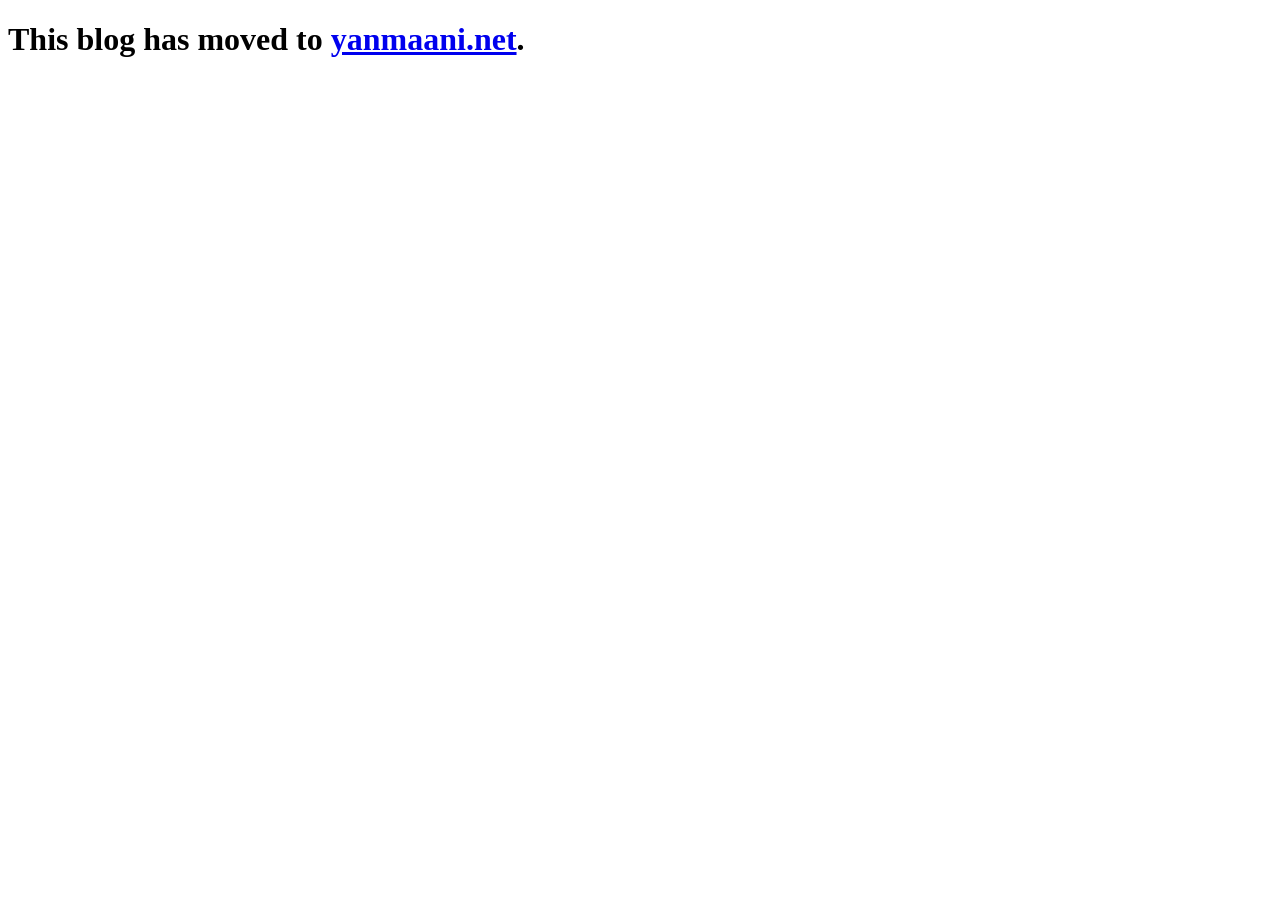
<file: index.html>
<!DOCTYPE html>
<html>
<head>
    <meta charset="utf-8">
    <title>yanmaani&#39;s blog</title>
</head>
<body>
    <h1>This blog has moved to <a href="https://yanmaani.net">yanmaani.net</a>.</h1>
</body>
</html>
</file>
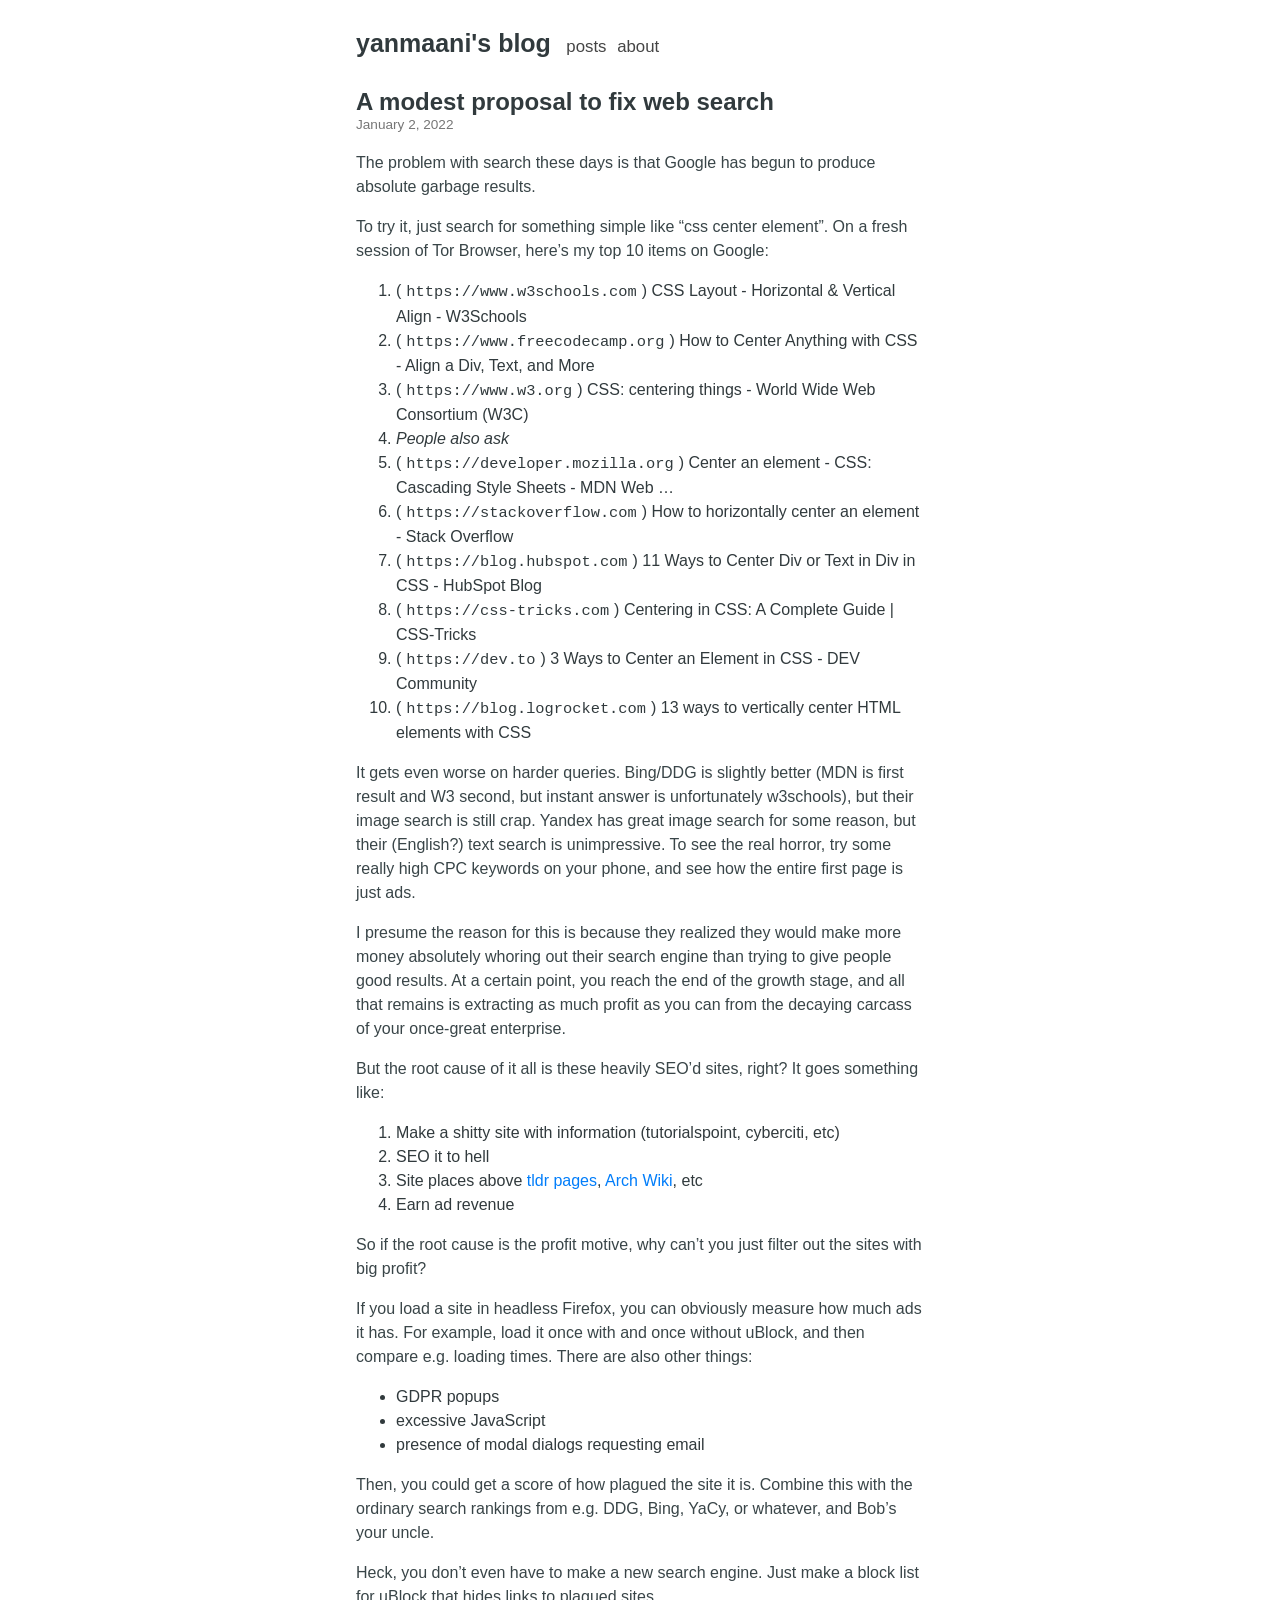
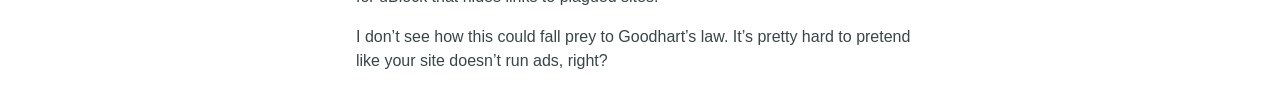
<file: a-modest-proposal-to-fix-web-search/index.html>
<!DOCTYPE html>
<html><head>
    <meta charset="utf-8">
    <meta name="viewport" content="width=device-width, initial-scale=1.0">
    <meta name="description" content="Blog.">
    
    <link rel="shortcut icon" href="/favicon.ico">
    
    <link rel="stylesheet" href="/css/style.min.css">

    <title>A modest proposal to fix web search</title>
</head>
<body><header id="banner">
    <h2><a href="/">yanmaani&#39;s blog</a></h2>
    <nav>
        <ul>
            <li>
                <a href="/" title="posts">posts</a>
            </li><li>
                <a href="/about/" title="about">about</a>
            </li>
        </ul>
    </nav>
</header>
<main id="content">
<article>
    <header id="post-header">
        <h1>A modest proposal to fix web search</h1>
            <div>
                <time>January 2, 2022</time>
                </div>
    </header><p>The problem with search these days is that Google has begun to produce absolute garbage results.</p>
<p>To try it, just search for something simple like “css center element”. On a fresh session of Tor Browser, here’s my top 10 items on Google:</p>
<ol type="1">
<li>(<code>https://www.w3schools.com</code>) CSS Layout - Horizontal &amp; Vertical Align - W3Schools</li>
<li>(<code>https://www.freecodecamp.org</code>) How to Center Anything with CSS - Align a Div, Text, and More</li>
<li>(<code>https://www.w3.org</code>) CSS: centering things - World Wide Web Consortium (W3C)</li>
<li><em>People also ask</em></li>
<li>(<code>https://developer.mozilla.org</code>) Center an element - CSS: Cascading Style Sheets - MDN Web …</li>
<li>(<code>https://stackoverflow.com</code>) How to horizontally center an element - Stack Overflow</li>
<li>(<code>https://blog.hubspot.com</code>) 11 Ways to Center Div or Text in Div in CSS - HubSpot Blog</li>
<li>(<code>https://css-tricks.com</code>) Centering in CSS: A Complete Guide | CSS-Tricks</li>
<li>(<code>https://dev.to</code>) 3 Ways to Center an Element in CSS - DEV Community</li>
<li>(<code>https://blog.logrocket.com</code>) 13 ways to vertically center HTML elements with CSS</li>
</ol>
<p>It gets even worse on harder queries. Bing/DDG is slightly better (MDN is first result and W3 second, but instant answer is unfortunately w3schools), but their image search is still crap. Yandex has great image search for some reason, but their (English?) text search is unimpressive. To see the real horror, try some really high CPC keywords on your phone, and see how the entire first page is just ads.</p>
<p>I presume the reason for this is because they realized they would make more money absolutely whoring out their search engine than trying to give people good results. At a certain point, you reach the end of the growth stage, and all that remains is extracting as much profit as you can from the decaying carcass of your once-great enterprise.</p>
<p>But the root cause of it all is these heavily SEO’d sites, right? It goes something like:</p>
<ol type="1">
<li>Make a shitty site with information (tutorialspoint, cyberciti, etc)</li>
<li>SEO it to hell</li>
<li>Site places above <a href="https://tldr.sh">tldr pages</a>, <a href="https://wiki.archlinux.org/">Arch Wiki</a>, etc</li>
<li>Earn ad revenue</li>
</ol>
<p>So if the root cause is the profit motive, why can’t you just filter out the sites with big profit?</p>
<p>If you load a site in headless Firefox, you can obviously measure how much ads it has. For example, load it once with and once without uBlock, and then compare e.g. loading times. There are also other things:</p>
<ul>
<li>GDPR popups</li>
<li>excessive JavaScript</li>
<li>presence of modal dialogs requesting email</li>
</ul>
<p>Then, you could get a score of how plagued the site it is. Combine this with the ordinary search rankings from e.g. DDG, Bing, YaCy, or whatever, and Bob’s your uncle.</p>
<p>Heck, you don’t even have to make a new search engine. Just make a block list for uBlock that hides links to plagued sites.</p>
<p>I don’t see how this could fall prey to Goodhart’s law. It’s pretty hard to pretend like your site doesn’t run ads, right?</p>
</article>

        </main><footer id="footer">
    
</footer>
</body>
</html>
</file>
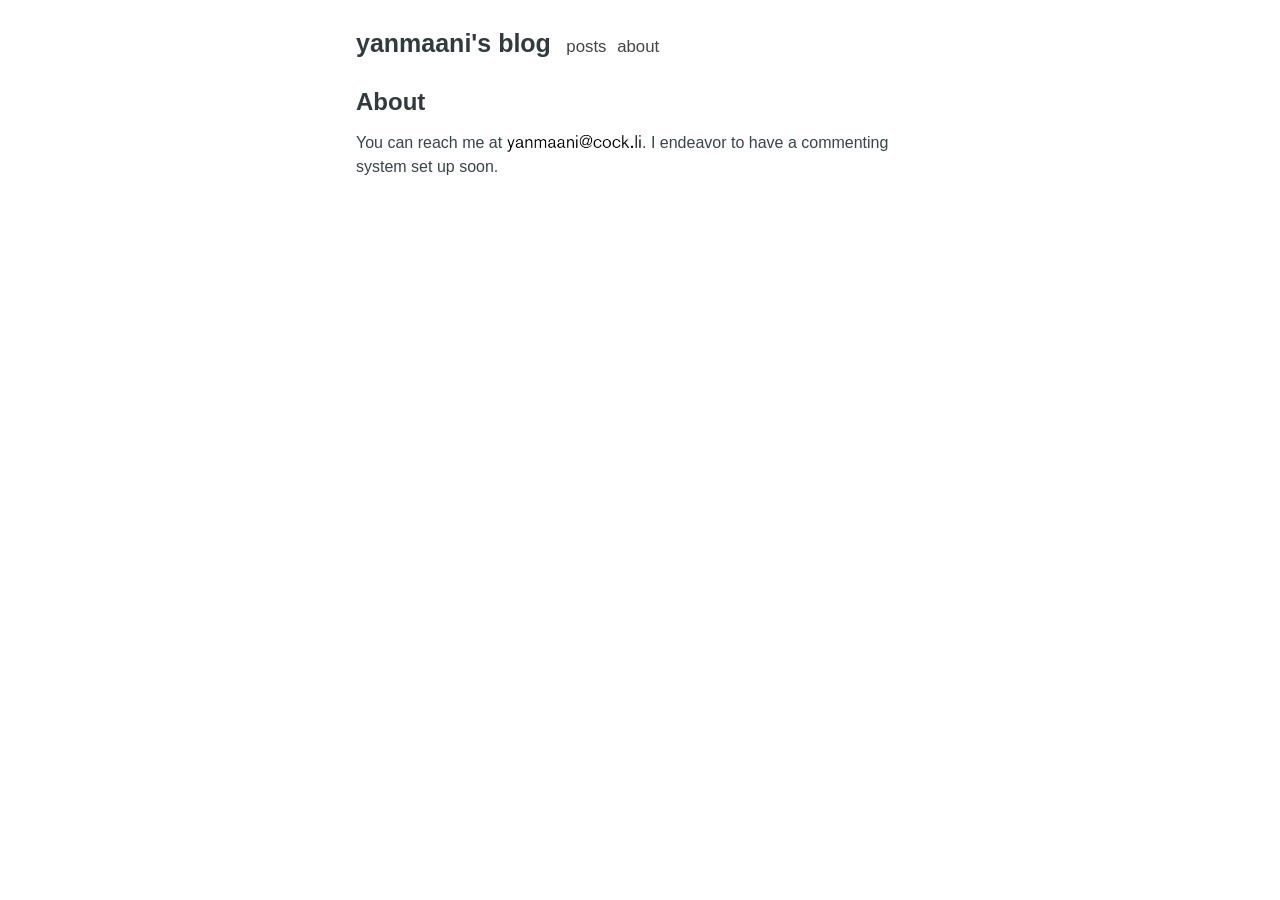
<file: about/index.html>
<!DOCTYPE html>
<html><head>
    <meta charset="utf-8">
    <meta name="viewport" content="width=device-width, initial-scale=1.0">
    <meta name="description" content="Blog.">
    
    <link rel="shortcut icon" href="/favicon.ico">
    
    <link rel="stylesheet" href="/css/style.min.css">

    <title>About</title>
</head>
<body><header id="banner">
    <h2><a href="/">yanmaani&#39;s blog</a></h2>
    <nav>
        <ul>
            <li>
                <a href="/" title="posts">posts</a>
            </li><li>
                <a href="/about/" title="about">about</a>
            </li>
        </ul>
    </nav>
</header>
<main id="content">
<article>
    <header id="post-header">
        <h1>About</h1>
            <div></div>
    </header><p>You can reach me at <img src="/email.png" style="margin-left: 0; height:2.5ex !important; vertical-align:sub;"></img>. I endeavor to have a commenting system set up soon.</p>
</article>

        </main><footer id="footer">
    
</footer>
</body>
</html>
</file>
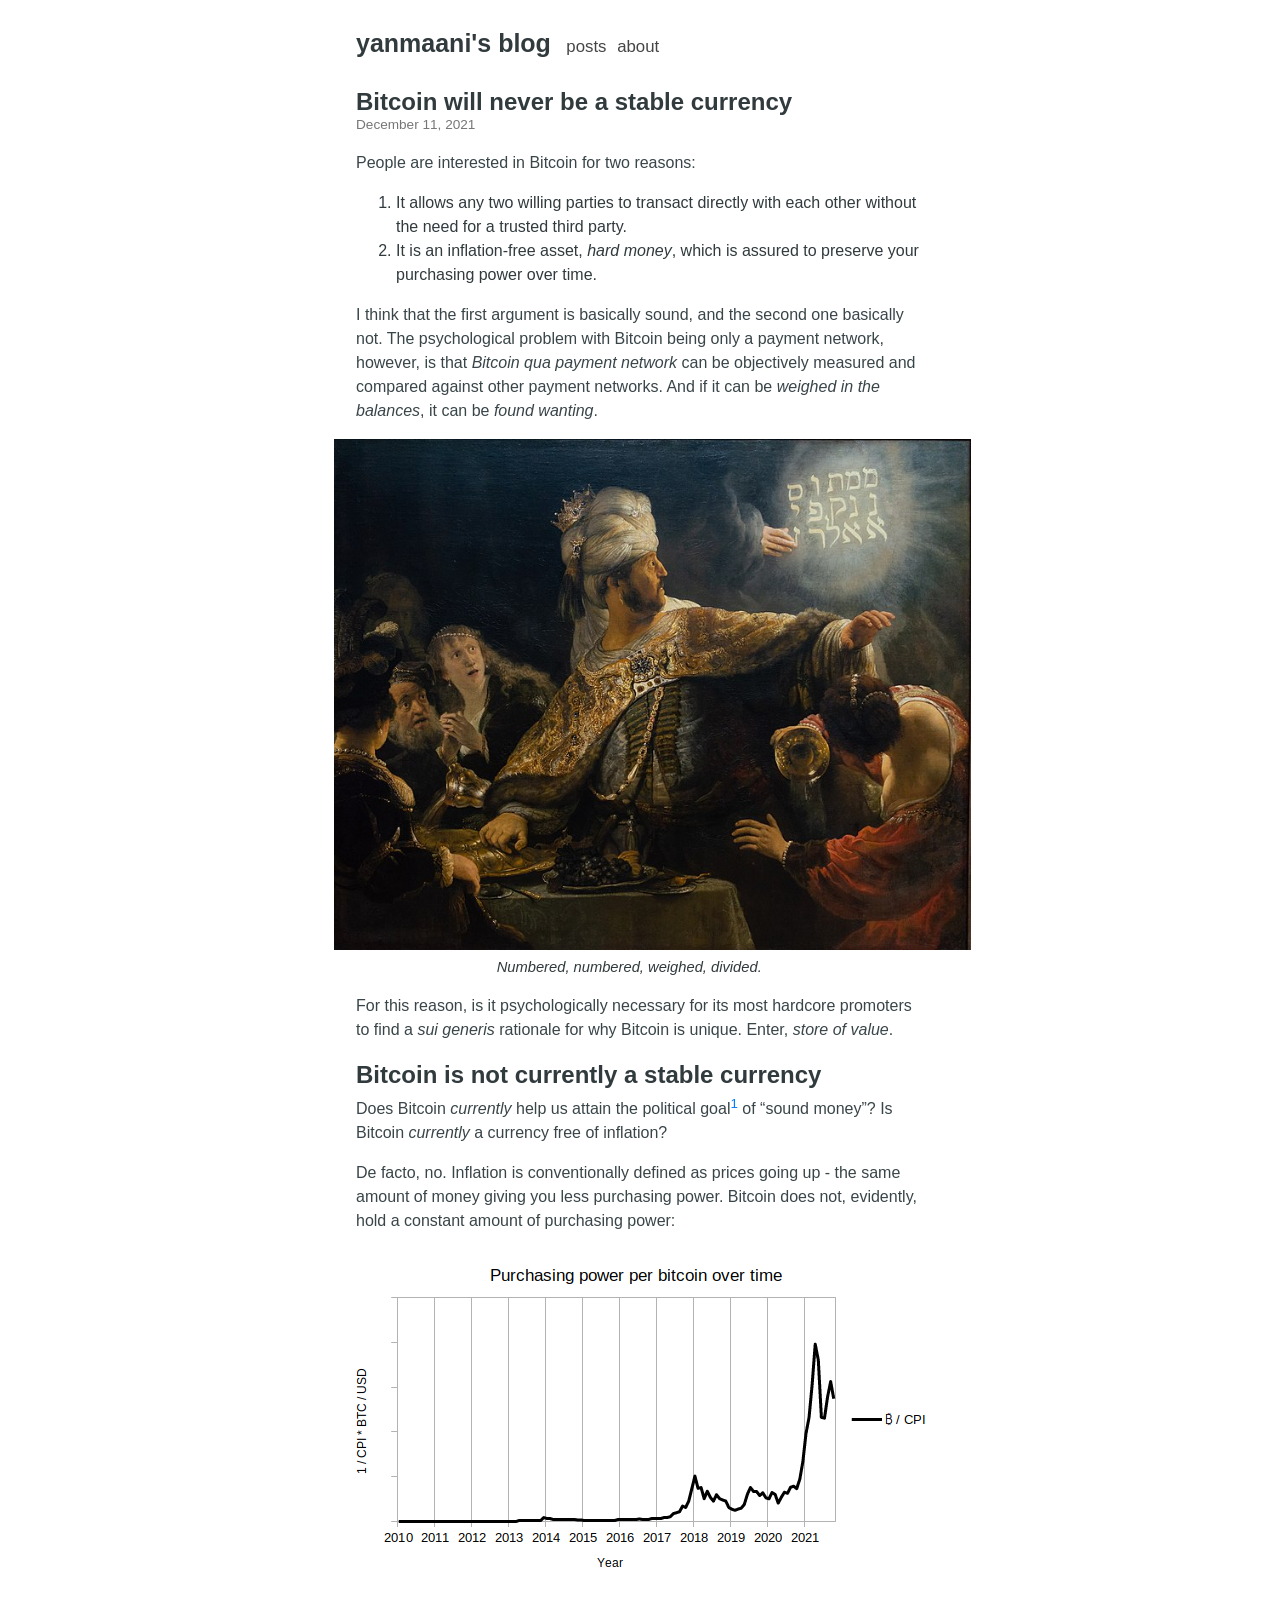
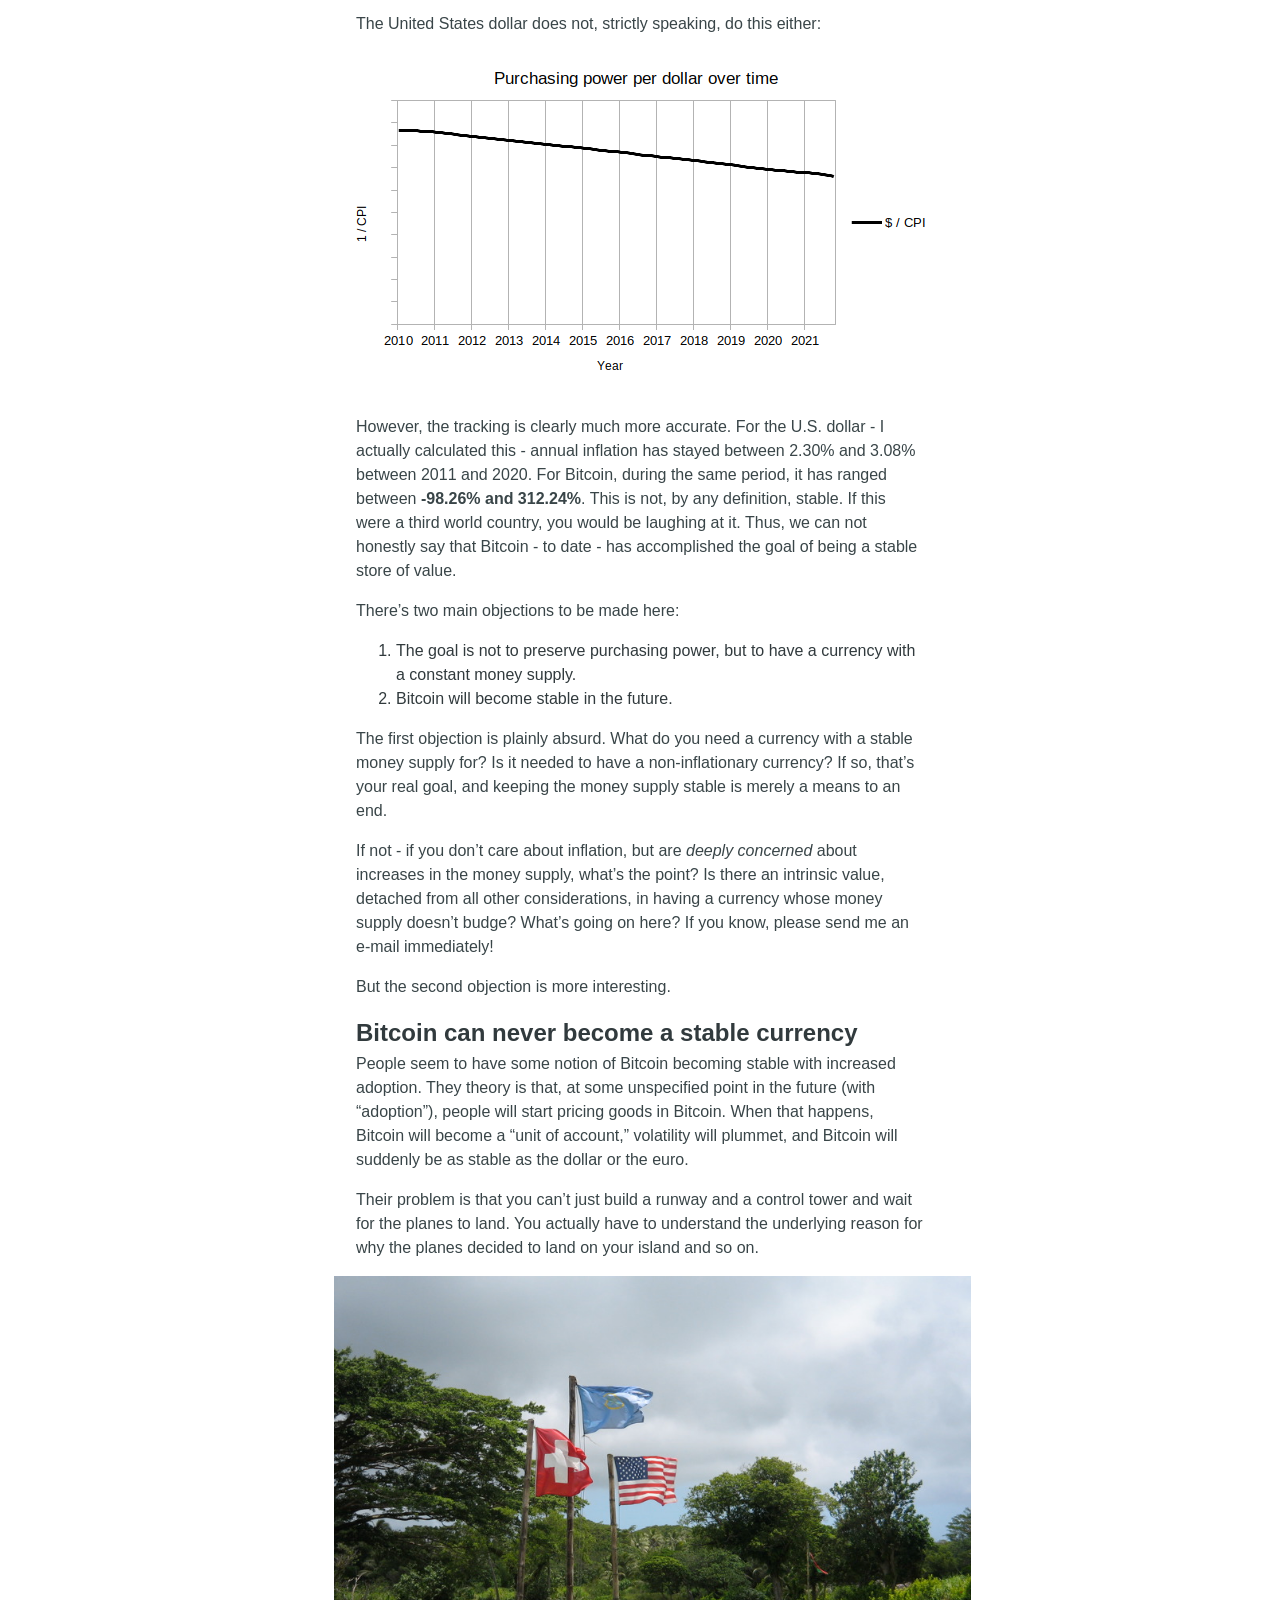
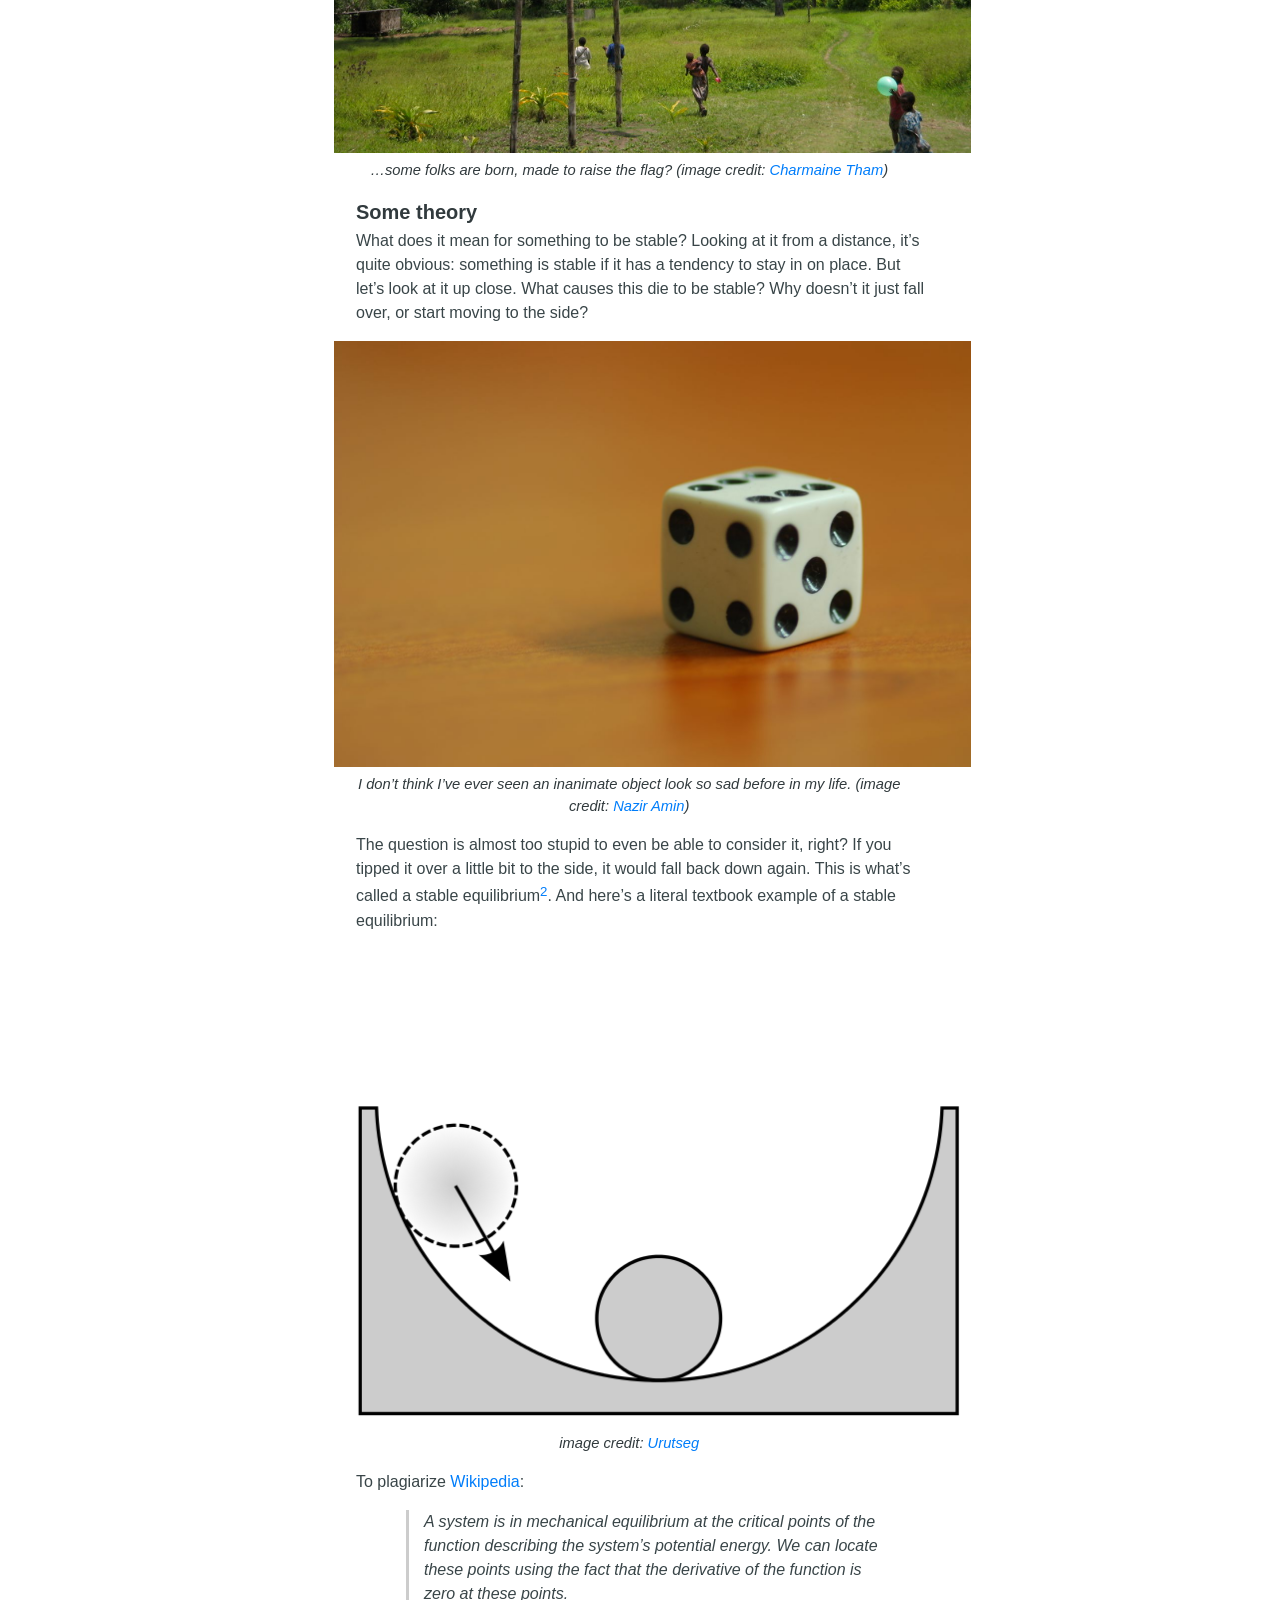
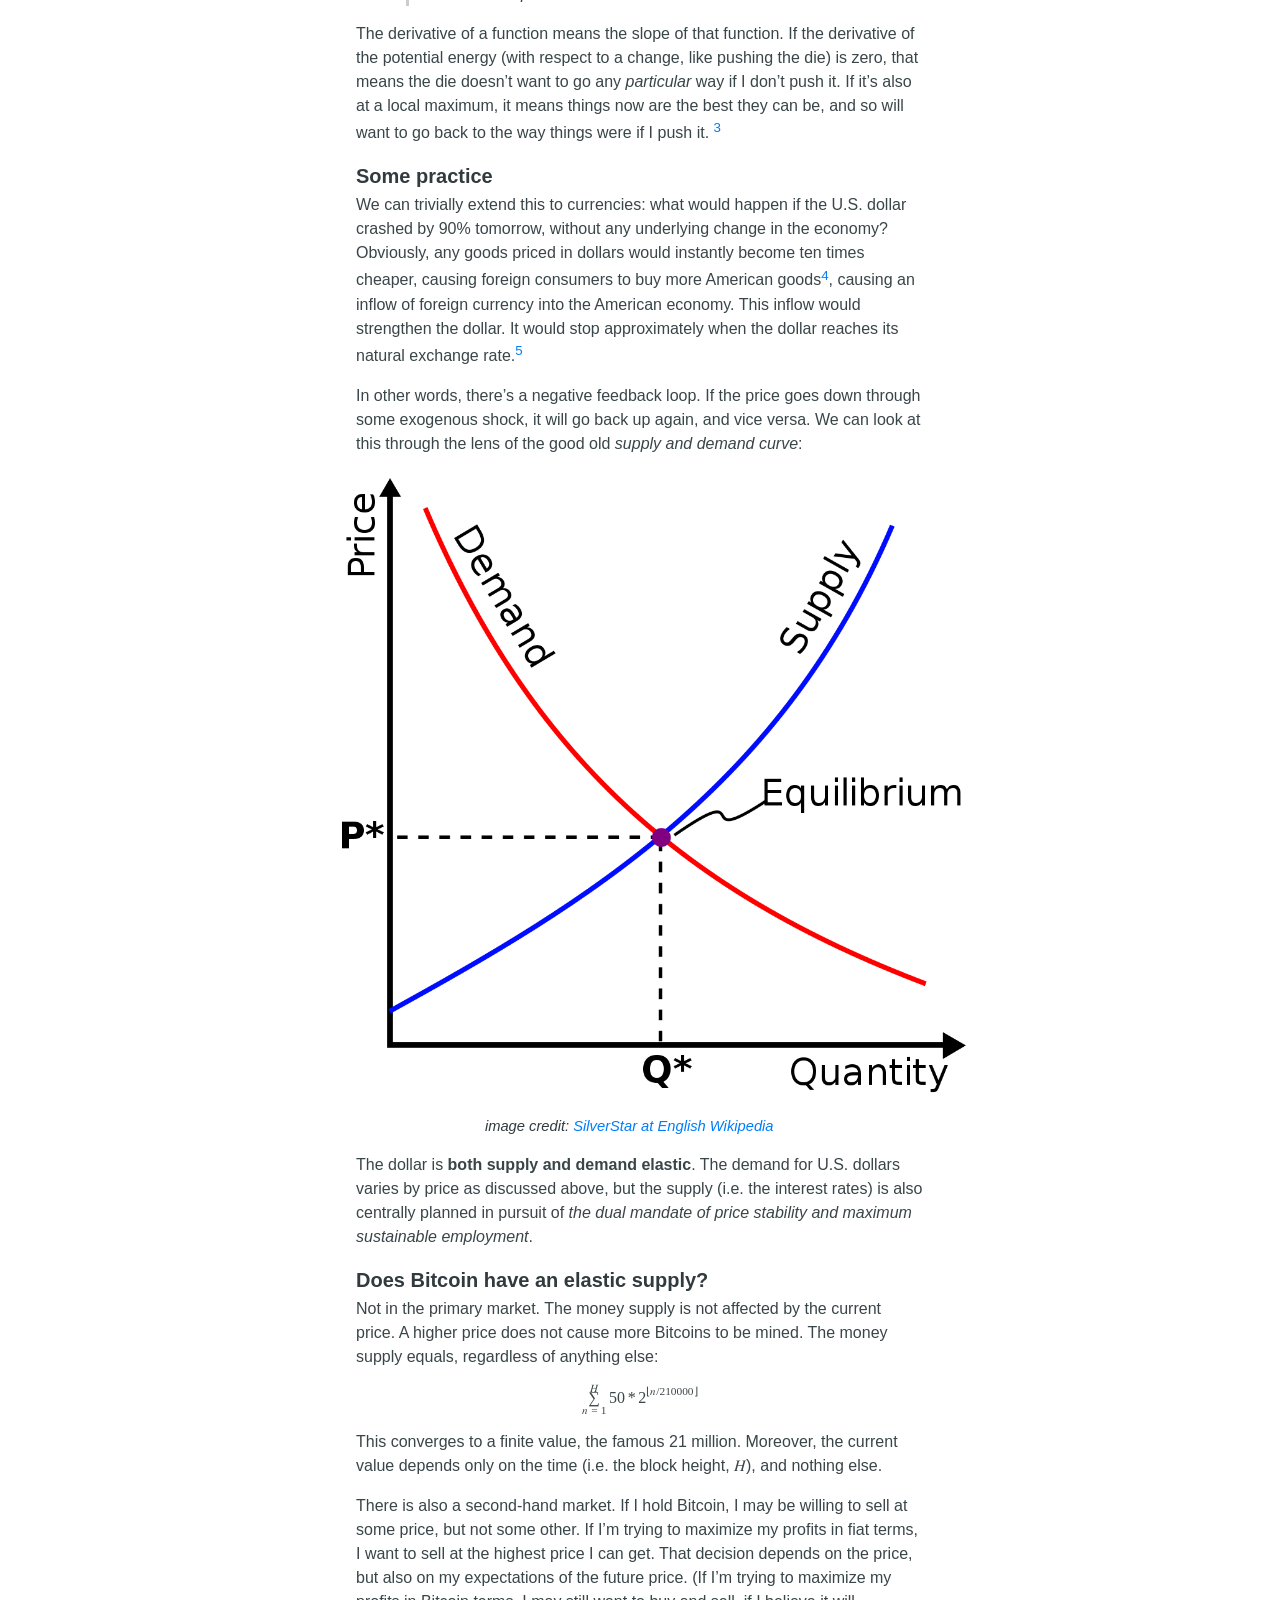
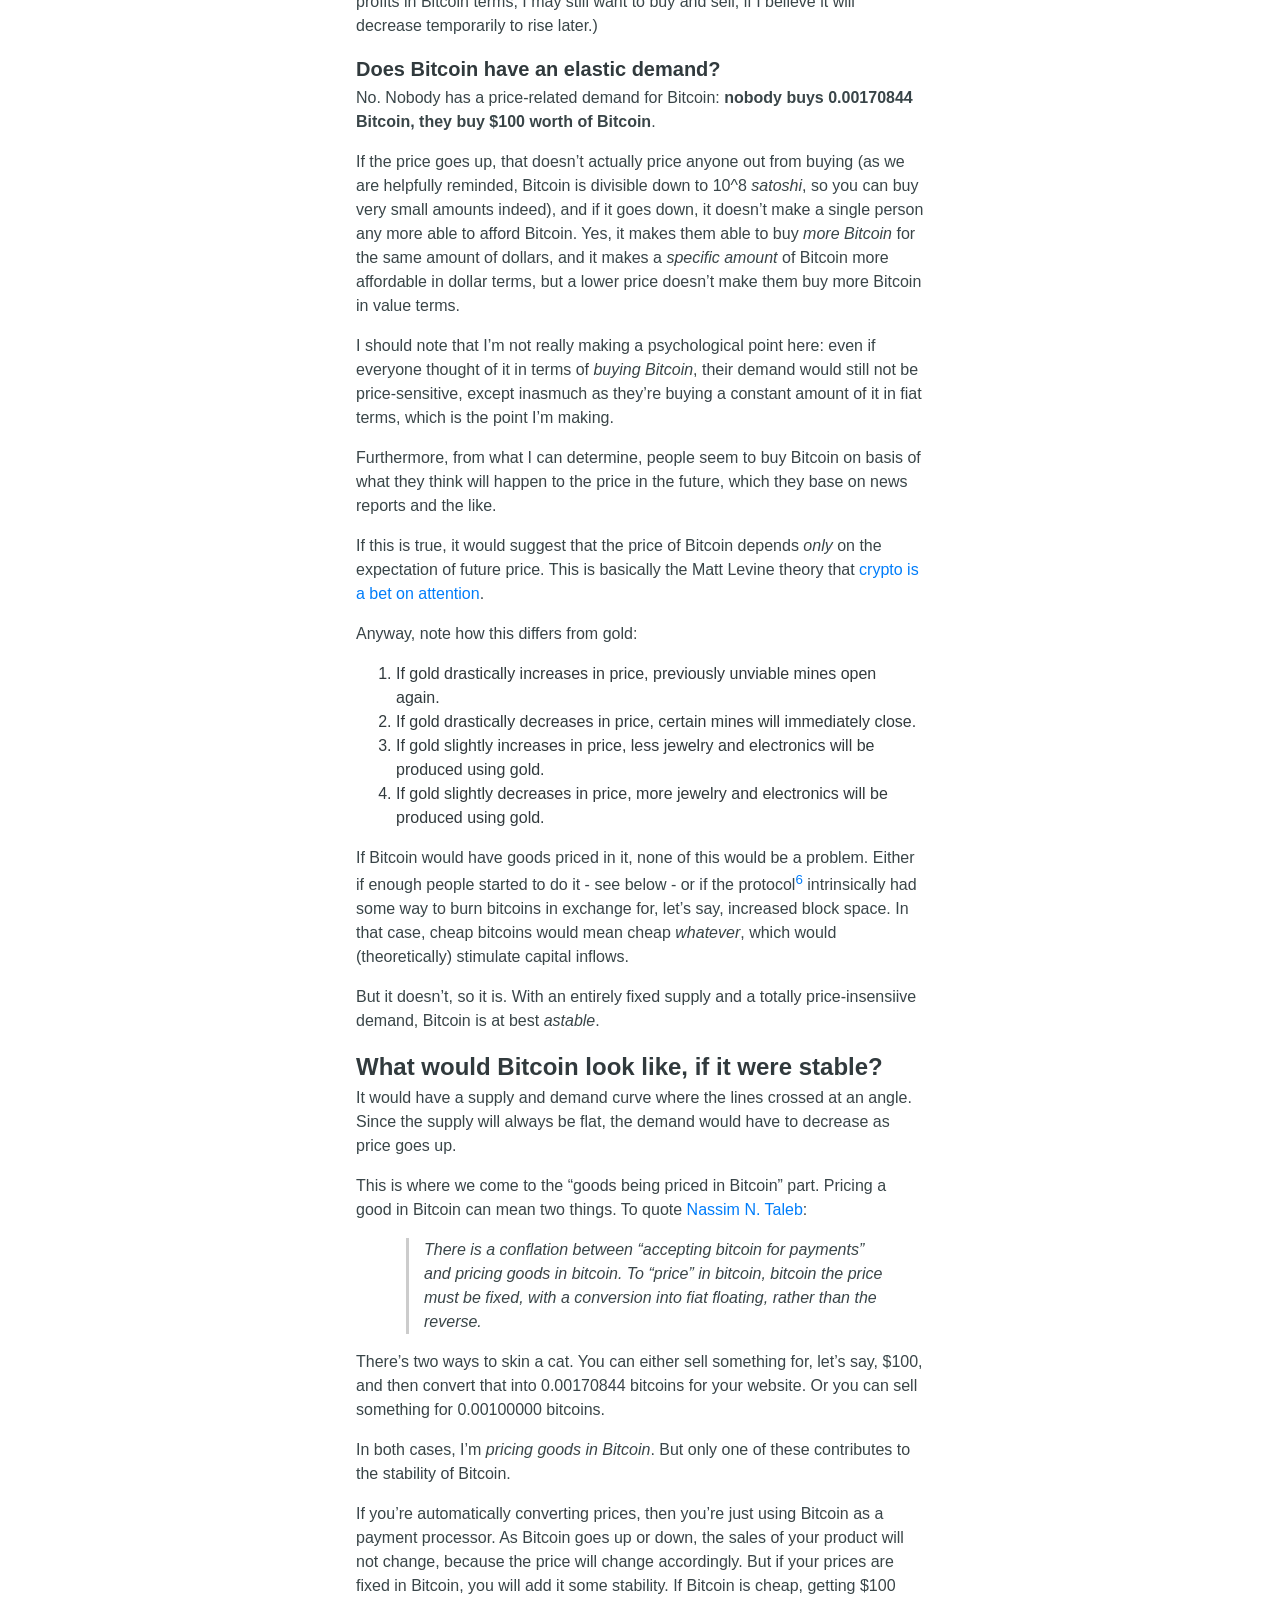
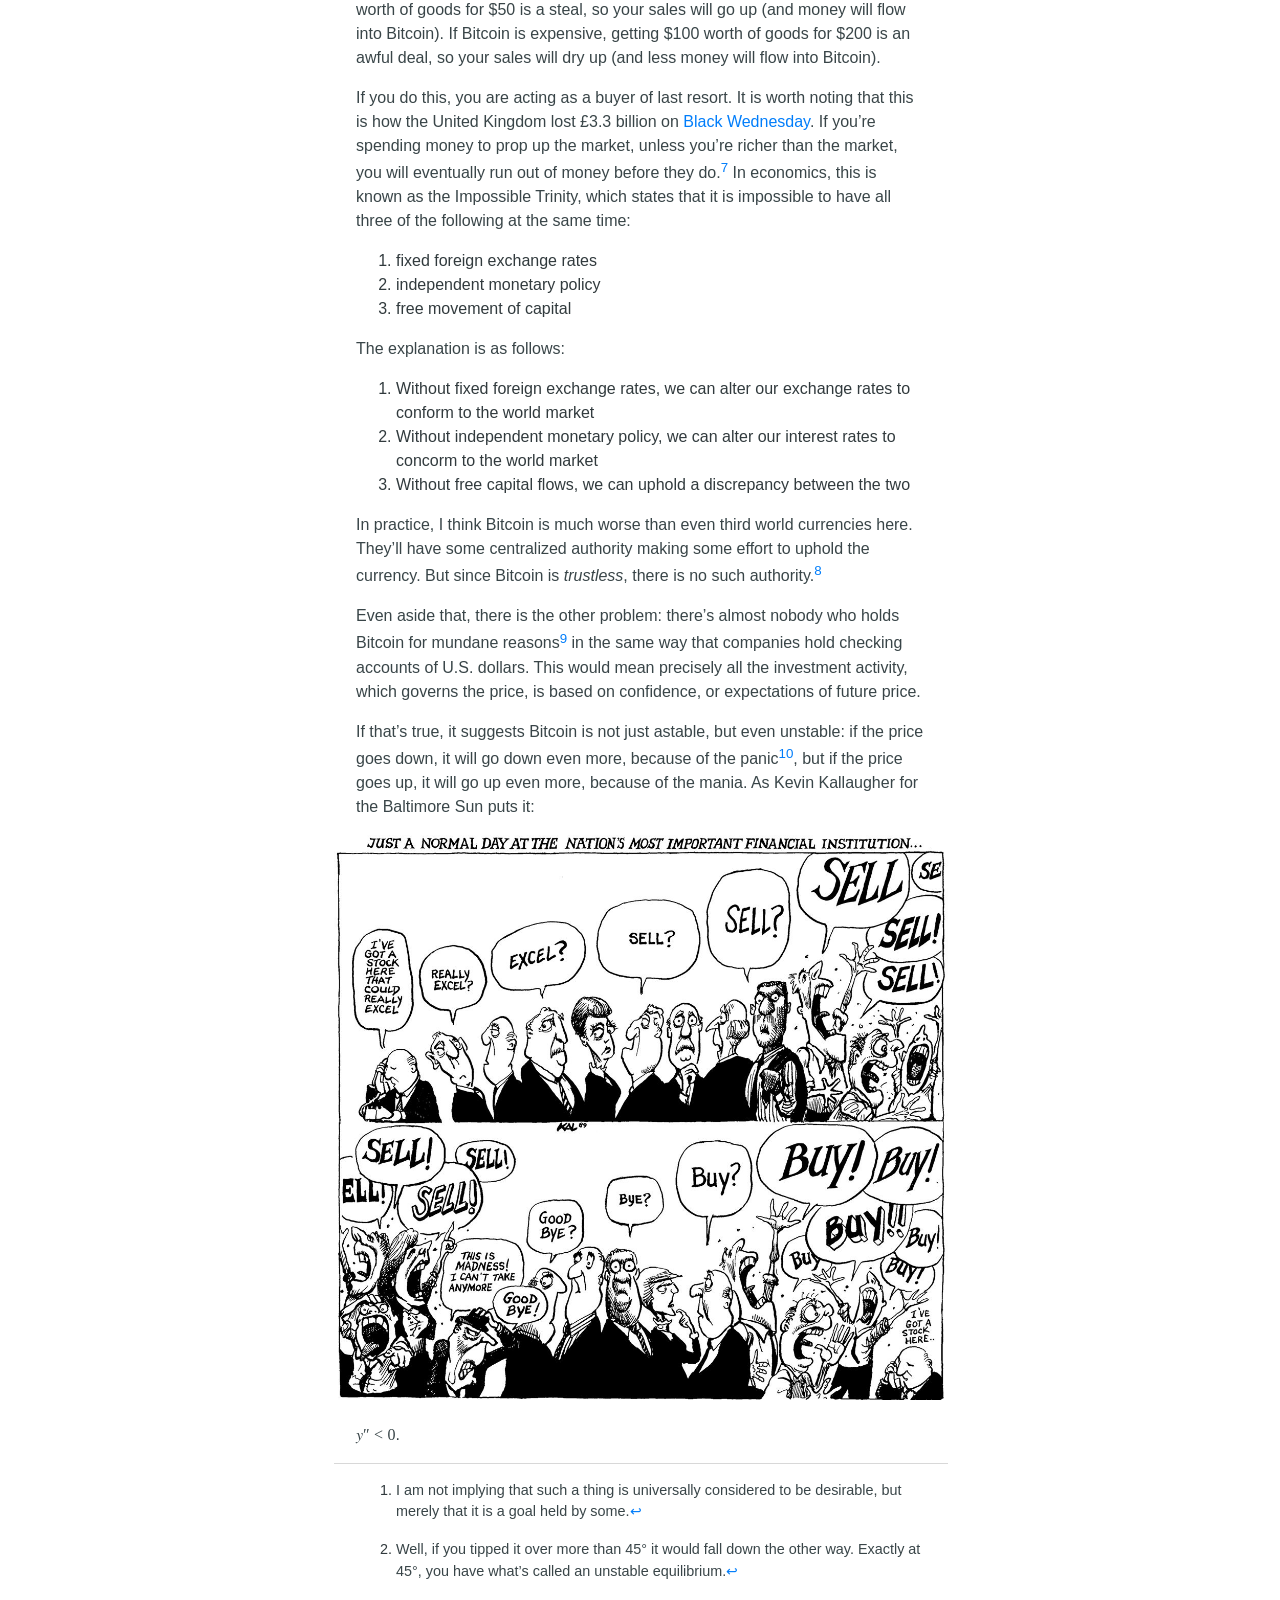
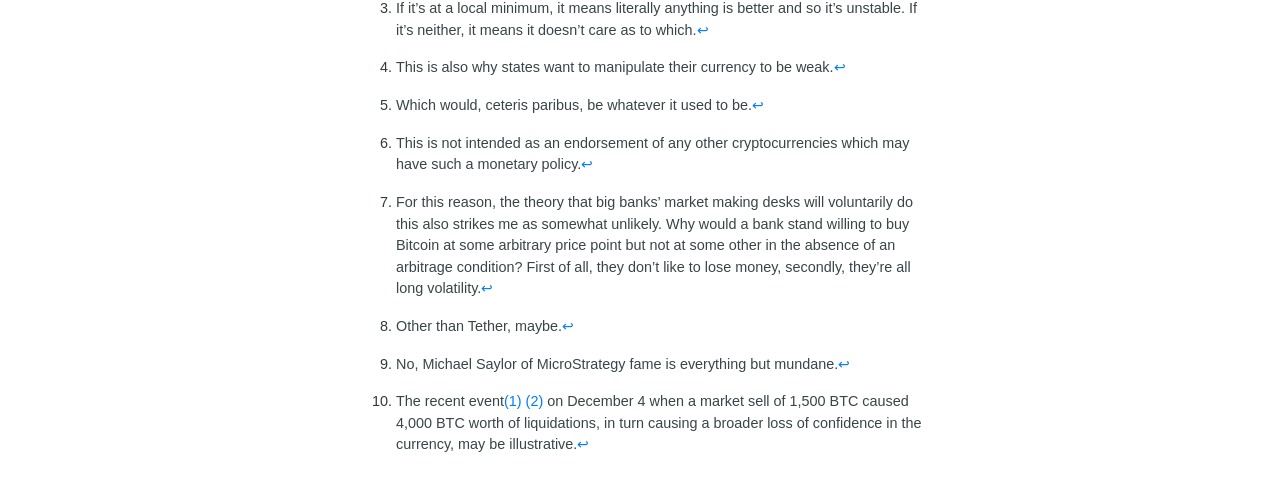
<file: bitcoin-will-never-be-a-stable-currency/index.html>
<!DOCTYPE html>
<html><head>
    <meta charset="utf-8">
    <meta name="viewport" content="width=device-width, initial-scale=1.0">
    <meta name="description" content="Blog.">
    
    <link rel="shortcut icon" href="/favicon.ico">
    
    <link rel="stylesheet" href="/css/style.min.css">

    <title>Bitcoin will never be a stable currency</title>
</head>
<body><header id="banner">
    <h2><a href="/">yanmaani&#39;s blog</a></h2>
    <nav>
        <ul>
            <li>
                <a href="/" title="posts">posts</a>
            </li><li>
                <a href="/about/" title="about">about</a>
            </li>
        </ul>
    </nav>
</header>
<main id="content">
<article>
    <header id="post-header">
        <h1>Bitcoin will never be a stable currency</h1>
            <div>
                <time>December 11, 2021</time>
                </div>
    </header><p>People are interested in Bitcoin for two reasons:</p>
<ol type="1">
<li>It allows any two willing parties to transact directly with each other without the need for a trusted third party.</li>
<li>It is an inflation-free asset, <em>hard money</em>, which is assured to preserve your purchasing power over time.</li>
</ol>
<p>I think that the first argument is basically sound, and the second one basically not. The psychological problem with Bitcoin being only a payment network, however, is that <em>Bitcoin qua payment network</em> can be objectively measured and compared against other payment networks. And if it can be <em>weighed in the balances</em>, it can be <em>found wanting</em>.</p>
<figure>
<img src="/belshazzars_feast.jpg" title="King Belshazzar sees a disembodied hand write the words &quot;מנא מנא תקל ופרסין&quot; on the wall. This interrupts his meal." alt="" /><figcaption>Numbered, numbered, weighed, divided.</figcaption>
</figure>
<p>For this reason, is it psychologically necessary for its most hardcore promoters to find a <em>sui generis</em> rationale for why Bitcoin is unique. Enter, <em>store of value</em>.</p>
<h2 id="bitcoin-is-not-currently-a-stable-currency">Bitcoin is not currently a stable currency</h2>
<p>Does Bitcoin <em>currently</em> help us attain the political goal<a href="#fn1" class="footnote-ref" id="fnref1" role="doc-noteref"><sup>1</sup></a> of “sound money”? Is Bitcoin <em>currently</em> a currency free of inflation?</p>
<p>De facto, no. Inflation is conventionally defined as prices going up - the same amount of money giving you less purchasing power. Bitcoin does not, evidently, hold a constant amount of purchasing power:</p>
<p><img src="/pp_btc.png" title="Graph showing burchasing power of 1 BTC (fluctuating rapidly)" /></p>
<p>The United States dollar does not, strictly speaking, do this either:</p>
<p><img src="/pp_usd.png" title="Graph showing burchasing power of 1 USD (sinking slowly)" /></p>
<p>However, the tracking is clearly much more accurate. For the U.S. dollar - I actually calculated this - annual inflation has stayed between 2.30% and 3.08% between 2011 and 2020. For Bitcoin, during the same period, it has ranged between <strong>-98.26% and 312.24%</strong>. This is not, by any definition, stable. If this were a third world country, you would be laughing at it. Thus, we can not honestly say that Bitcoin - to date - has accomplished the goal of being a stable store of value.</p>
<p>There’s two main objections to be made here:</p>
<ol type="1">
<li>The goal is not to preserve purchasing power, but to have a currency with a constant money supply.</li>
<li>Bitcoin will become stable in the future.</li>
</ol>
<p>The first objection is plainly absurd. What do you need a currency with a stable money supply for? Is it needed to have a non-inflationary currency? If so, that’s your real goal, and keeping the money supply stable is merely a means to an end.</p>
<p>If not - if you don’t care about inflation, but are <em>deeply concerned</em> about increases in the money supply, what’s the point? Is there an intrinsic value, detached from all other considerations, in having a currency whose money supply doesn’t budge? What’s going on here? If you know, please send me an e-mail immediately!</p>
<p>But the second objection is more interesting.</p>
<h2 id="bitcoin-can-never-become-a-stable-currency">Bitcoin can never become a stable currency</h2>
<p>People seem to have some notion of Bitcoin becoming stable with increased adoption. They theory is that, at some unspecified point in the future (with “adoption”), people will start pricing goods in Bitcoin. When that happens, Bitcoin will become a “unit of account,” volatility will plummet, and Bitcoin will suddenly be as stable as the dollar or the euro.</p>
<p>Their problem is that you can’t just build a runway and a control tower and wait for the planes to land. You actually have to understand the underlying reason for why the planes decided to land on your island and so on.</p>
<figure>
<img src="/cargo_cult.jpg" title="A ceremonial flag raising performed by members of the John Frum cargo cult on Tanna island in Vanuatu." alt="" /><figcaption>…some folks are born, made to raise the flag? (image credit: <a href="https://commons.wikimedia.org/wiki/File:John_Frum_flag_raising.jpg">Charmaine Tham</a>)</figcaption>
</figure>
<h3 id="some-theory">Some theory</h3>
<p>What does it mean for something to be stable? Looking at it from a distance, it’s quite obvious: something is stable if it has a tendency to stay in on place. But let’s look at it up close. What causes this die to be stable? Why doesn’t it just fall over, or start moving to the side?</p>
<figure>
<img src="/die.jpg" title="A single, solitary, die." alt="" /><figcaption>I don’t think I’ve ever seen an inanimate object look so sad before in my life. (image credit: <a href="https://commons.wikimedia.org/wiki/File:Dice_(504524747).jpg">Nazir Amin</a>)</figcaption>
</figure>
<p>The question is almost too stupid to even be able to consider it, right? If you tipped it over a little bit to the side, it would fall back down again. This is what’s called a stable equilibrium<a href="#fn2" class="footnote-ref" id="fnref2" role="doc-noteref"><sup>2</sup></a>. And here’s a literal textbook example of a stable equilibrium:</p>
<figure>
<img src="/stability.png" title="A ball in a pit with sloped edges. If it&#39;s perturbed to the side, it will fall back down." alt="" /><figcaption>image credit: <a href="https://commons.wikimedia.org/wiki/File:Stable_equilibrium.svg">Urutseg</a></figcaption>
</figure>
<p>To plagiarize <a href="https://en.wikipedia.org/wiki/Mechanical_equilibrium#Potential_energy_stability_test">Wikipedia</a>:</p>
<blockquote>
<p>A system is in mechanical equilibrium at the critical points of the function describing the system’s potential energy. We can locate these points using the fact that the derivative of the function is zero at these points.</p>
</blockquote>
<p>The derivative of a function means the slope of that function. If the derivative of the potential energy (with respect to a change, like pushing the die) is zero, that means the die doesn’t want to go any <em>particular</em> way if I don’t push it. If it’s also at a local maximum, it means things now are the best they can be, and so will want to go back to the way things were if I push it. <a href="#fn3" class="footnote-ref" id="fnref3" role="doc-noteref"><sup>3</sup></a></p>
<h3 id="some-practice">Some practice</h3>
<p>We can trivially extend this to currencies: what would happen if the U.S. dollar crashed by 90% tomorrow, without any underlying change in the economy? Obviously, any goods priced in dollars would instantly become ten times cheaper, causing foreign consumers to buy more American goods<a href="#fn4" class="footnote-ref" id="fnref4" role="doc-noteref"><sup>4</sup></a>, causing an inflow of foreign currency into the American economy. This inflow would strengthen the dollar. It would stop approximately when the dollar reaches its natural exchange rate.<a href="#fn5" class="footnote-ref" id="fnref5" role="doc-noteref"><sup>5</sup></a></p>
<p>In other words, there’s a negative feedback loop. If the price goes down through some exogenous shock, it will go back up again, and vice versa. We can look at this through the lens of the good old <em>supply and demand curve</em>:</p>
<figure>
<img src="/supply_demand.png" title="Demand goes down as price goes up. Supply goes up as price goes up. The two intersect in a point marked &quot;equilibrium&quot;." alt="" /><figcaption>image credit: <a href="https://commons.wikimedia.org/wiki/File:Supply-demand-equilibrium.svg">SilverStar at English Wikipedia</a></figcaption>
</figure>
<p>The dollar is <strong>both supply and demand elastic</strong>. The demand for U.S. dollars varies by price as discussed above, but the supply (i.e. the interest rates) is also centrally planned in pursuit of <em>the dual mandate of price stability and maximum sustainable employment</em>.</p>
<h3 id="does-bitcoin-have-an-elastic-supply">Does Bitcoin have an elastic supply?</h3>
<p>Not in the primary market. The money supply is not affected by the current price. A higher price does not cause more Bitcoins to be mined. The money supply equals, regardless of anything else:</p>
<p><math display="block" xmlns="http://www.w3.org/1998/Math/MathML"><semantics><mrow><munderover><mo>∑</mo><mrow><mi>n</mi><mo>=</mo><mn>1</mn></mrow><mi>H</mi></munderover><mn>50</mn><mo>*</mo><msup><mn>2</mn><mrow><mo stretchy="false" form="prefix">⌊</mo><mi>n</mi><mi>/</mi><mn>210000</mn><mo stretchy="false" form="postfix">⌋</mo></mrow></msup></mrow><annotation encoding="application/x-tex">\sum_{n=1} ^{H} 50*2^{\lfloor n/210000\rfloor}</annotation></semantics></math></p>
<p>This converges to a finite value, the famous 21 million. Moreover, the current value depends only on the time (i.e. the block height, <math display="inline" xmlns="http://www.w3.org/1998/Math/MathML"><semantics><mi>H</mi><annotation encoding="application/x-tex">H</annotation></semantics></math>), and nothing else.</p>
<p>There is also a second-hand market. If I hold Bitcoin, I may be willing to sell at some price, but not some other. If I’m trying to maximize my profits in fiat terms, I want to sell at the highest price I can get. That decision depends on the price, but also on my expectations of the future price. (If I’m trying to maximize my profits in Bitcoin terms, I may still want to buy and sell, if I believe it will decrease temporarily to rise later.)</p>
<h3 id="does-bitcoin-have-an-elastic-demand">Does Bitcoin have an elastic demand?</h3>
<p>No. Nobody has a price-related demand for Bitcoin: <strong>nobody buys 0.00170844 Bitcoin, they buy $100 worth of Bitcoin</strong>.</p>
<p>If the price goes up, that doesn’t actually price anyone out from buying (as we are helpfully reminded, Bitcoin is divisible down to 10^8 <em>satoshi</em>, so you can buy very small amounts indeed), and if it goes down, it doesn’t make a single person any more able to afford Bitcoin. Yes, it makes them able to buy <em>more Bitcoin</em> for the same amount of dollars, and it makes a <em>specific amount</em> of Bitcoin more affordable in dollar terms, but a lower price doesn’t make them buy more Bitcoin in value terms.</p>
<p>I should note that I’m not really making a psychological point here: even if everyone thought of it in terms of <em>buying Bitcoin</em>, their demand would still not be price-sensitive, except inasmuch as they’re buying a constant amount of it in fiat terms, which is the point I’m making.</p>
<p>Furthermore, from what I can determine, people seem to buy Bitcoin on basis of what they think will happen to the price in the future, which they base on news reports and the like.</p>
<p>If this is true, it would suggest that the price of Bitcoin depends <em>only</em> on the expectation of future price. This is basically the Matt Levine theory that <a href="https://www.bloomberg.com/opinion/articles/2021-11-30/omicron-crypto-is-a-bet-on-attention">crypto is a bet on attention</a>.</p>
<p>Anyway, note how this differs from gold:</p>
<ol type="1">
<li>If gold drastically increases in price, previously unviable mines open again.</li>
<li>If gold drastically decreases in price, certain mines will immediately close.</li>
<li>If gold slightly increases in price, less jewelry and electronics will be produced using gold.</li>
<li>If gold slightly decreases in price, more jewelry and electronics will be produced using gold.</li>
</ol>
<p>If Bitcoin would have goods priced in it, none of this would be a problem. Either if enough people started to do it - see below - or if the protocol<a href="#fn6" class="footnote-ref" id="fnref6" role="doc-noteref"><sup>6</sup></a> intrinsically had some way to burn bitcoins in exchange for, let’s say, increased block space. In that case, cheap bitcoins would mean cheap <em>whatever</em>, which would (theoretically) stimulate capital inflows.</p>
<p>But it doesn’t, so it is. With an entirely fixed supply and a totally price-insensiive demand, Bitcoin is at best <em>astable</em>.</p>
<h2 id="what-would-bitcoin-look-like-if-it-were-stable">What would Bitcoin look like, if it were stable?</h2>
<p>It would have a supply and demand curve where the lines crossed at an angle. Since the supply will always be flat, the demand would have to decrease as price goes up.</p>
<p>This is where we come to the “goods being priced in Bitcoin” part. Pricing a good in Bitcoin can mean two things. To quote <a href="https://www.fooledbyrandomness.com/BTC-QF.pdf">Nassim N. Taleb</a>:</p>
<blockquote>
<p>There is a conflation between “accepting bitcoin for payments” and pricing goods in bitcoin. To “price” in bitcoin, bitcoin the price must be fixed, with a conversion into fiat floating, rather than the reverse.</p>
</blockquote>
<p>There’s two ways to skin a cat. You can either sell something for, let’s say, $100, and then convert that into 0.00170844 bitcoins for your website. Or you can sell something for 0.00100000 bitcoins.</p>
<p>In both cases, I’m <em>pricing goods in Bitcoin</em>. But only one of these contributes to the stability of Bitcoin.</p>
<p>If you’re automatically converting prices, then you’re just using Bitcoin as a payment processor. As Bitcoin goes up or down, the sales of your product will not change, because the price will change accordingly. But if your prices are fixed in Bitcoin, you will add it some stability. If Bitcoin is cheap, getting $100 worth of goods for $50 is a steal, so your sales will go up (and money will flow into Bitcoin). If Bitcoin is expensive, getting $100 worth of goods for $200 is an awful deal, so your sales will dry up (and less money will flow into Bitcoin).</p>
<p>If you do this, you are acting as a buyer of last resort. It is worth noting that this is how the United Kingdom lost £3.3 billion on <a href="https://en.wikipedia.org/wiki/Black_Wednesday">Black Wednesday</a>. If you’re spending money to prop up the market, unless you’re richer than the market, you will eventually run out of money before they do.<a href="#fn7" class="footnote-ref" id="fnref7" role="doc-noteref"><sup>7</sup></a> In economics, this is known as the Impossible Trinity, which states that it is impossible to have all three of the following at the same time:</p>
<ol type="1">
<li>fixed foreign exchange rates</li>
<li>independent monetary policy</li>
<li>free movement of capital</li>
</ol>
<p>The explanation is as follows:</p>
<ol type="1">
<li>Without fixed foreign exchange rates, we can alter our exchange rates to conform to the world market</li>
<li>Without independent monetary policy, we can alter our interest rates to concorm to the world market</li>
<li>Without free capital flows, we can uphold a discrepancy between the two</li>
</ol>
<p>In practice, I think Bitcoin is much worse than even third world currencies here. They’ll have some centralized authority making some effort to uphold the currency. But since Bitcoin is <em>trustless</em>, there is no such authority.<a href="#fn8" class="footnote-ref" id="fnref8" role="doc-noteref"><sup>8</sup></a></p>
<p>Even aside that, there is the other problem: there’s almost nobody who holds Bitcoin for mundane reasons<a href="#fn9" class="footnote-ref" id="fnref9" role="doc-noteref"><sup>9</sup></a> in the same way that companies hold checking accounts of U.S. dollars. This would mean precisely all the investment activity, which governs the price, is based on confidence, or expectations of future price.</p>
<p>If that’s true, it suggests Bitcoin is not just astable, but even unstable: if the price goes down, it will go down even more, because of the panic<a href="#fn10" class="footnote-ref" id="fnref10" role="doc-noteref"><sup>10</sup></a>, but if the price goes up, it will go up even more, because of the mania. As Kevin Kallaugher for the Baltimore Sun puts it:</p>
<p><img src="/kal_buy_sell.jpg" title="A stylized stock market hype cycle" /></p>
<p><math display="inline" xmlns="http://www.w3.org/1998/Math/MathML"><semantics><mrow><mi>y</mi><mi>″</mi><mo>&lt;</mo><mn>0</mn></mrow><annotation encoding="application/x-tex">y&#39;&#39; &lt; 0</annotation></semantics></math>.</p>
<section class="footnotes" role="doc-endnotes">
<hr />
<ol>
<li id="fn1" role="doc-endnote"><p>I am not implying that such a thing is universally considered to be desirable, but merely that it is a goal held by some.<a href="#fnref1" class="footnote-back" role="doc-backlink">↩︎</a></p></li>
<li id="fn2" role="doc-endnote"><p>Well, if you tipped it over more than 45° it would fall down the other way. Exactly at 45°, you have what’s called an unstable equilibrium.<a href="#fnref2" class="footnote-back" role="doc-backlink">↩︎</a></p></li>
<li id="fn3" role="doc-endnote"><p>If it’s at a local minimum, it means literally anything is better and so it’s unstable. If it’s neither, it means it doesn’t care as to which.<a href="#fnref3" class="footnote-back" role="doc-backlink">↩︎</a></p></li>
<li id="fn4" role="doc-endnote"><p>This is also why states want to manipulate their currency to be weak.<a href="#fnref4" class="footnote-back" role="doc-backlink">↩︎</a></p></li>
<li id="fn5" role="doc-endnote"><p>Which would, ceteris paribus, be whatever it used to be.<a href="#fnref5" class="footnote-back" role="doc-backlink">↩︎</a></p></li>
<li id="fn6" role="doc-endnote"><p>This is not intended as an endorsement of any other cryptocurrencies which may have such a monetary policy.<a href="#fnref6" class="footnote-back" role="doc-backlink">↩︎</a></p></li>
<li id="fn7" role="doc-endnote"><p>For this reason, the theory that big banks’ market making desks will voluntarily do this also strikes me as somewhat unlikely. Why would a bank stand willing to buy Bitcoin at some arbitrary price point but not at some other in the absence of an arbitrage condition? First of all, they don’t like to lose money, secondly, they’re all long volatility.<a href="#fnref7" class="footnote-back" role="doc-backlink">↩︎</a></p></li>
<li id="fn8" role="doc-endnote"><p>Other than Tether, maybe.<a href="#fnref8" class="footnote-back" role="doc-backlink">↩︎</a></p></li>
<li id="fn9" role="doc-endnote"><p>No, Michael Saylor of MicroStrategy fame is everything but mundane.<a href="#fnref9" class="footnote-back" role="doc-backlink">↩︎</a></p></li>
<li id="fn10" role="doc-endnote"><p>The recent event<a href="https://www.coindesk.com/markets/2021/12/04/bitcoin-drops-9k-in-an-hour/">(1)</a> <a href="https://davidgerard.co.uk/blockchain/2021/12/04/news-square-goes-block-wikipedia-nft-el-salvador-bitcoin-city-plans-where-the-chinese-mining-rigs-went/">(2)</a> on December 4 when a market sell of 1,500 BTC caused 4,000 BTC worth of liquidations, in turn causing a broader loss of confidence in the currency, may be illustrative.<a href="#fnref10" class="footnote-back" role="doc-backlink">↩︎</a></p></li>
</ol>
</section>
</article>

        </main><footer id="footer">
    
</footer>
</body>
</html>
</file>
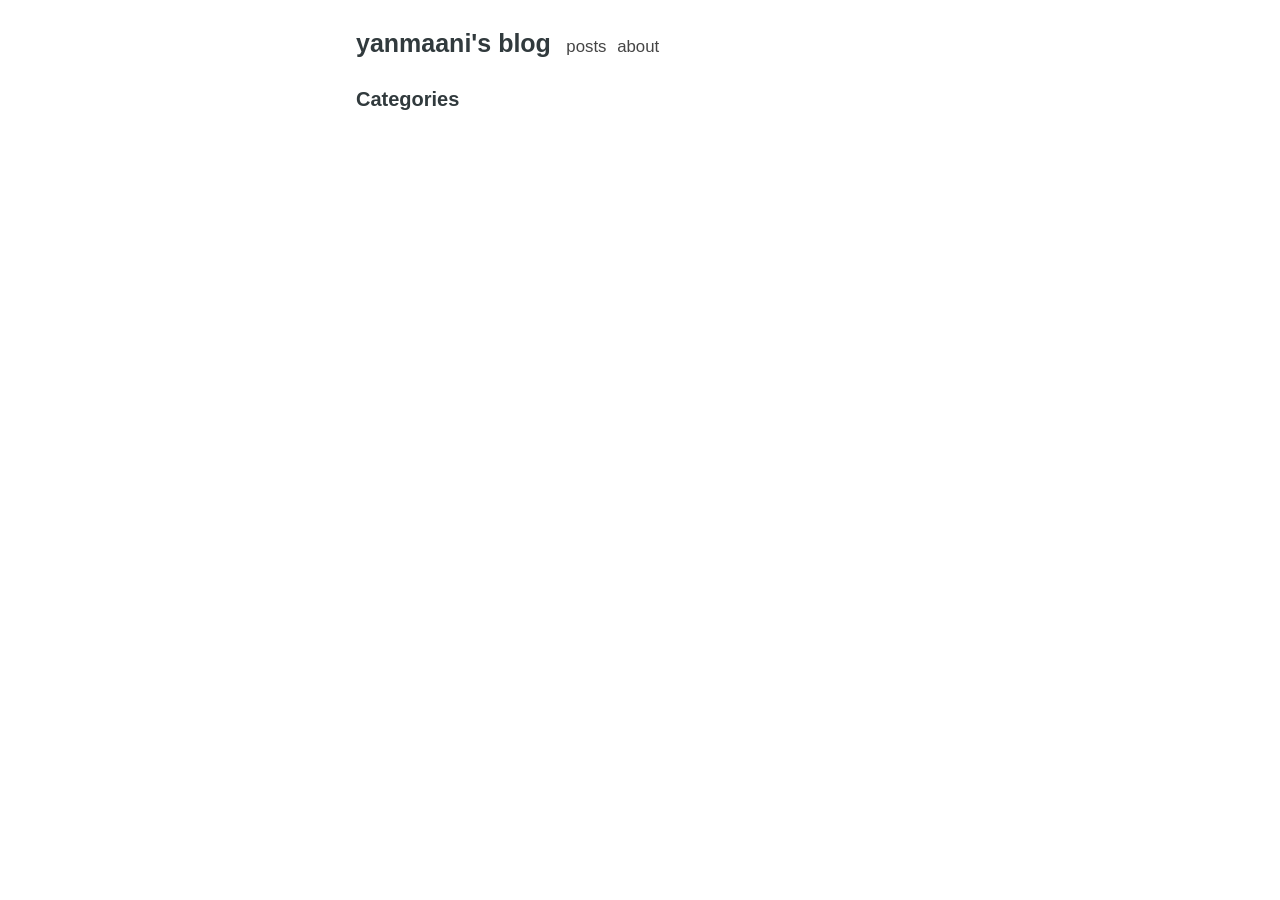
<file: categories/index.html>
<!DOCTYPE html>
<html><head>
    <meta charset="utf-8">
    <meta name="viewport" content="width=device-width, initial-scale=1.0">
    <meta name="description" content="Blog.">
    
    <link rel="shortcut icon" href="/favicon.ico">
    <link rel="alternate" type="application/rss+xml" href="/categories/index.xml" title="yanmaani's blog">
    
    <link rel="stylesheet" href="/css/style.min.css">

    <title>Categories</title>
</head>
<body><header id="banner">
    <h2><a href="/">yanmaani&#39;s blog</a></h2>
    <nav>
        <ul>
            <li>
                <a href="/" title="posts">posts</a>
            </li><li>
                <a href="/about/" title="about">about</a>
            </li>
        </ul>
    </nav>
</header>
<main id="content">
<h3>Categories</h3>
<ul id="posts">
</ul>

        </main><footer id="footer">
    
</footer>
</body>
</html>
</file>
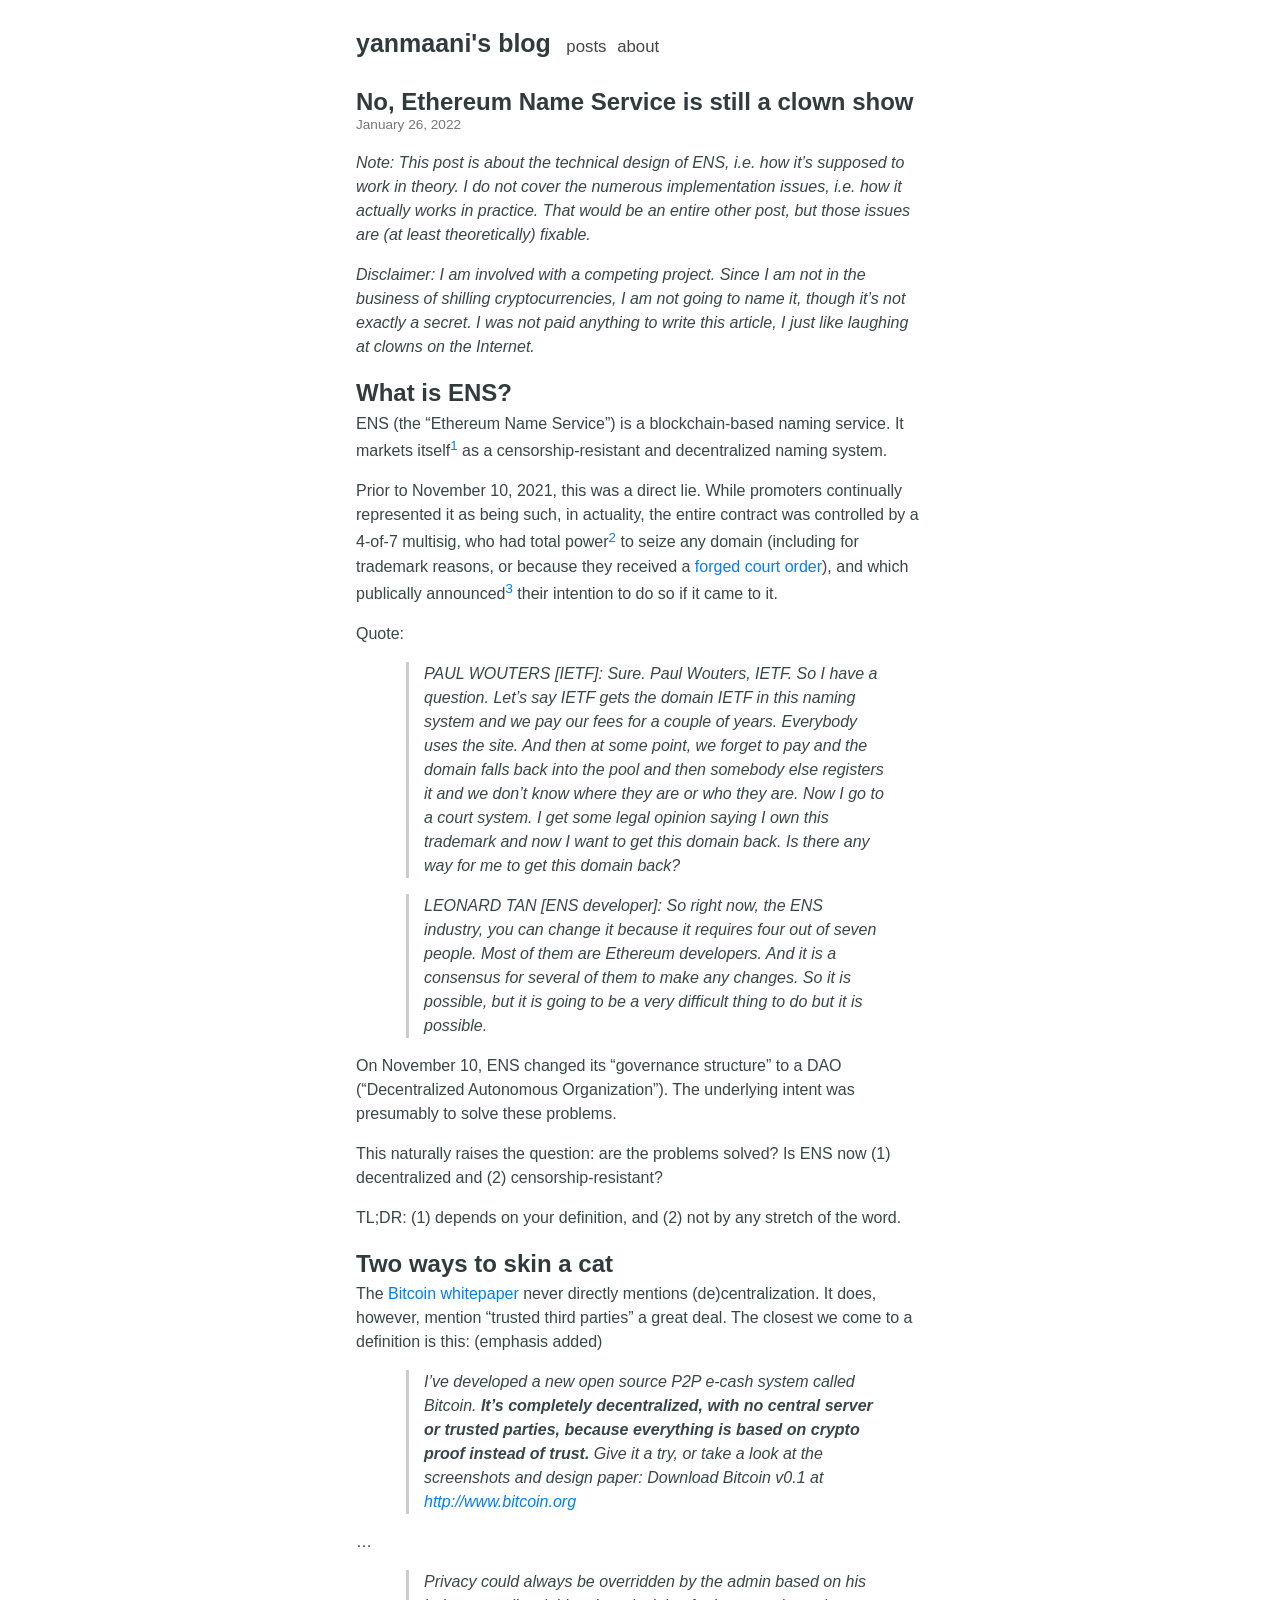
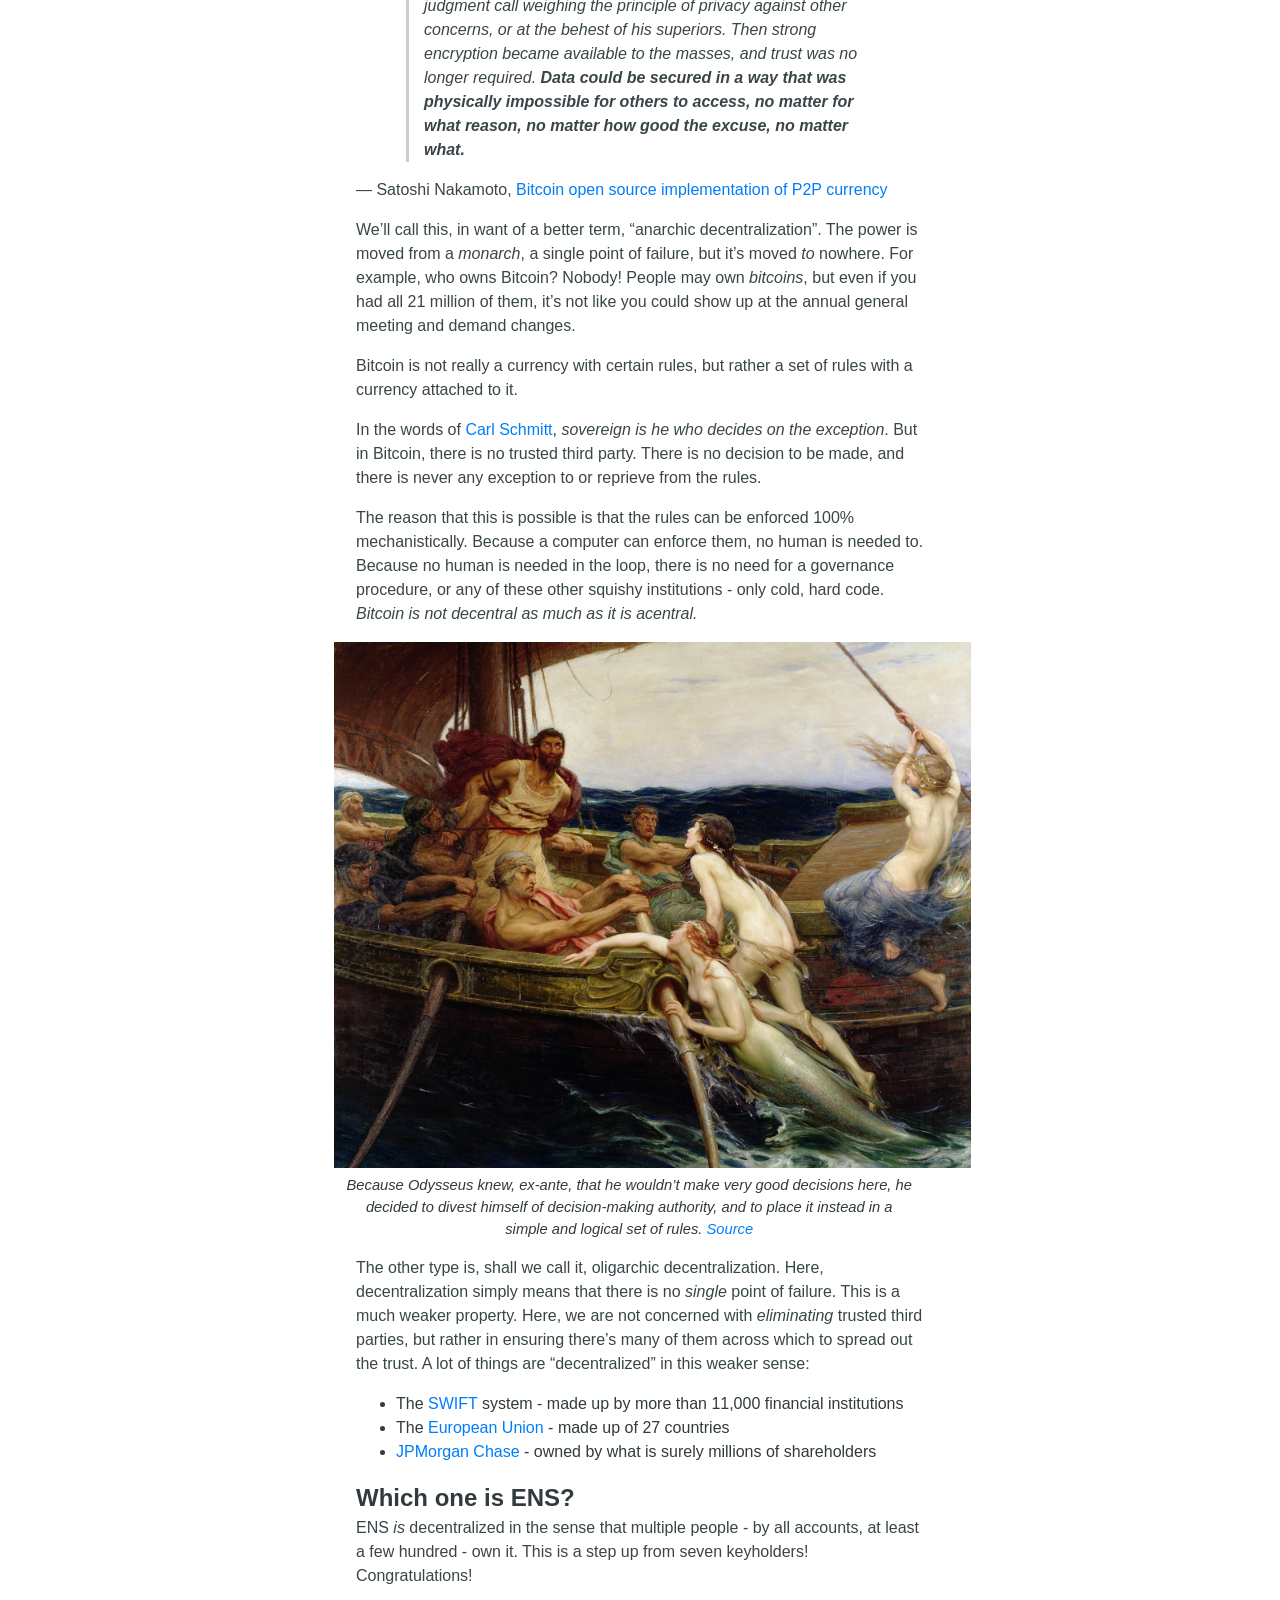
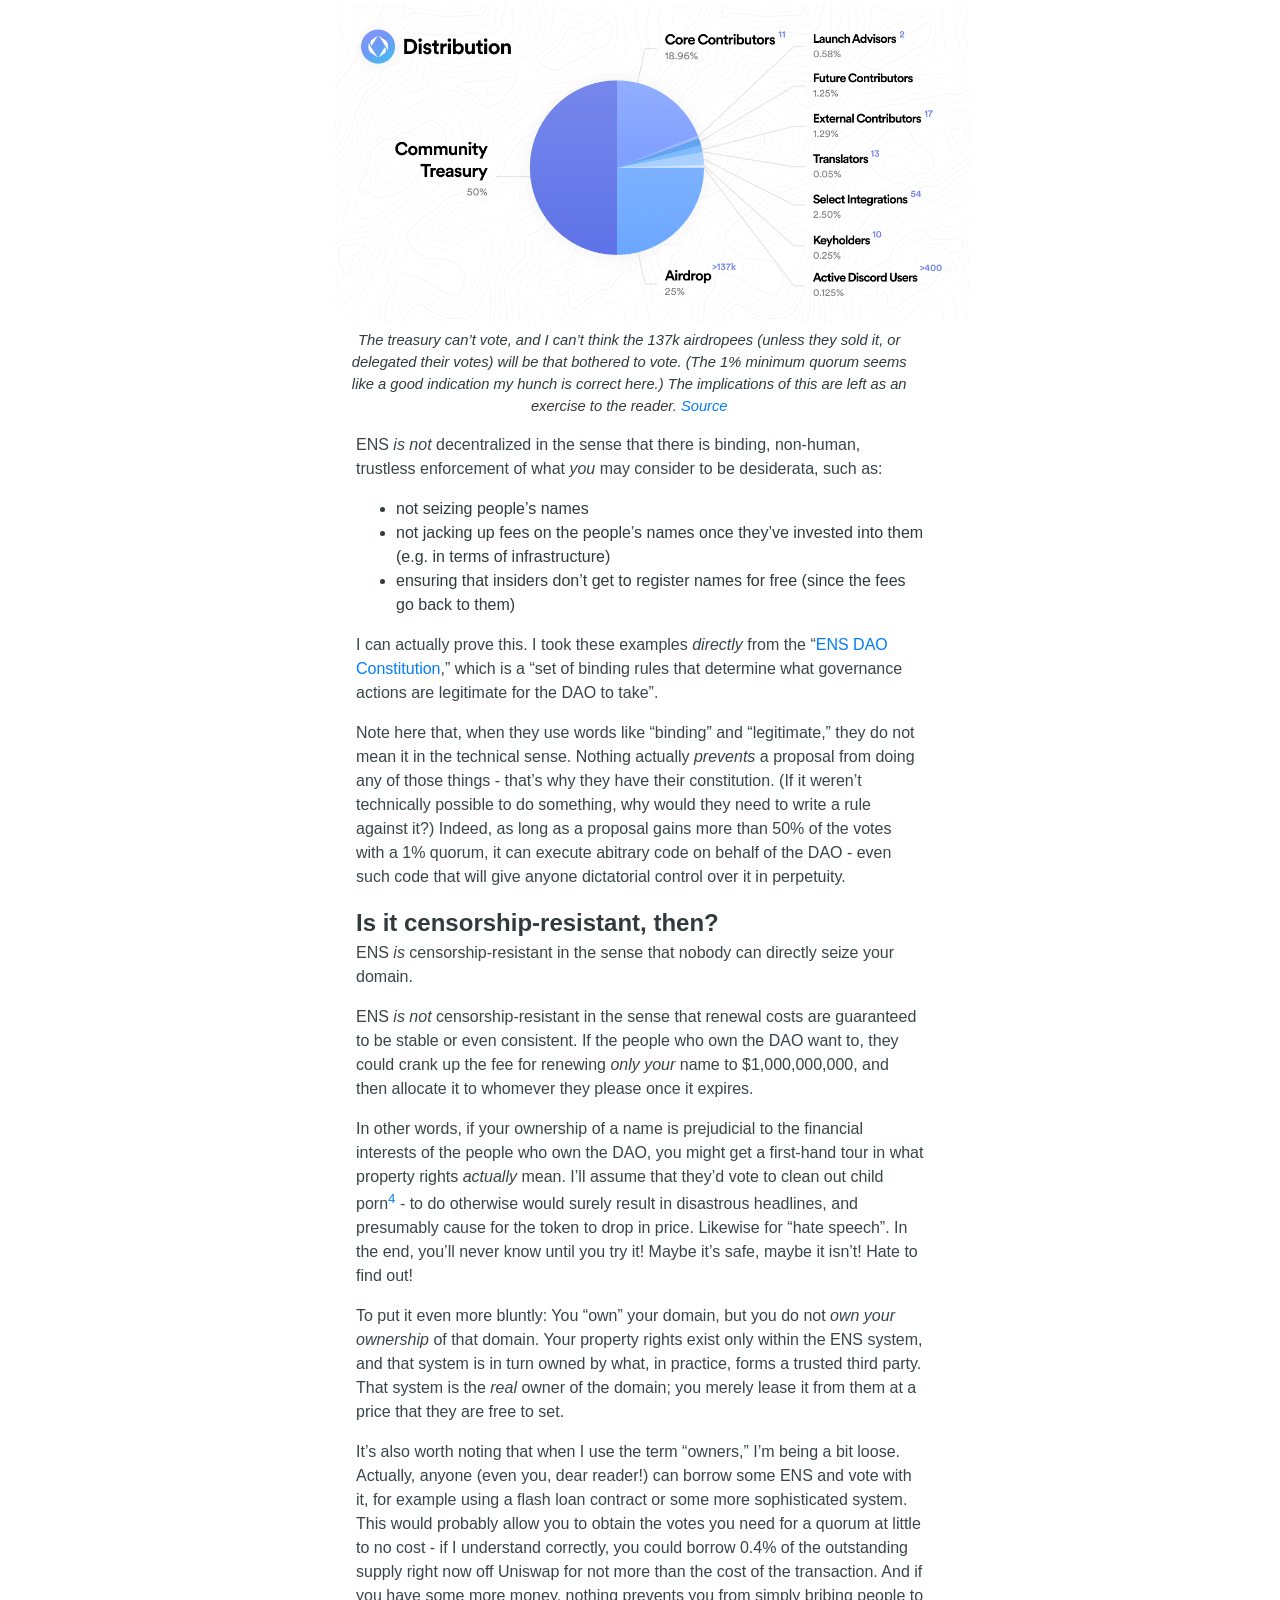
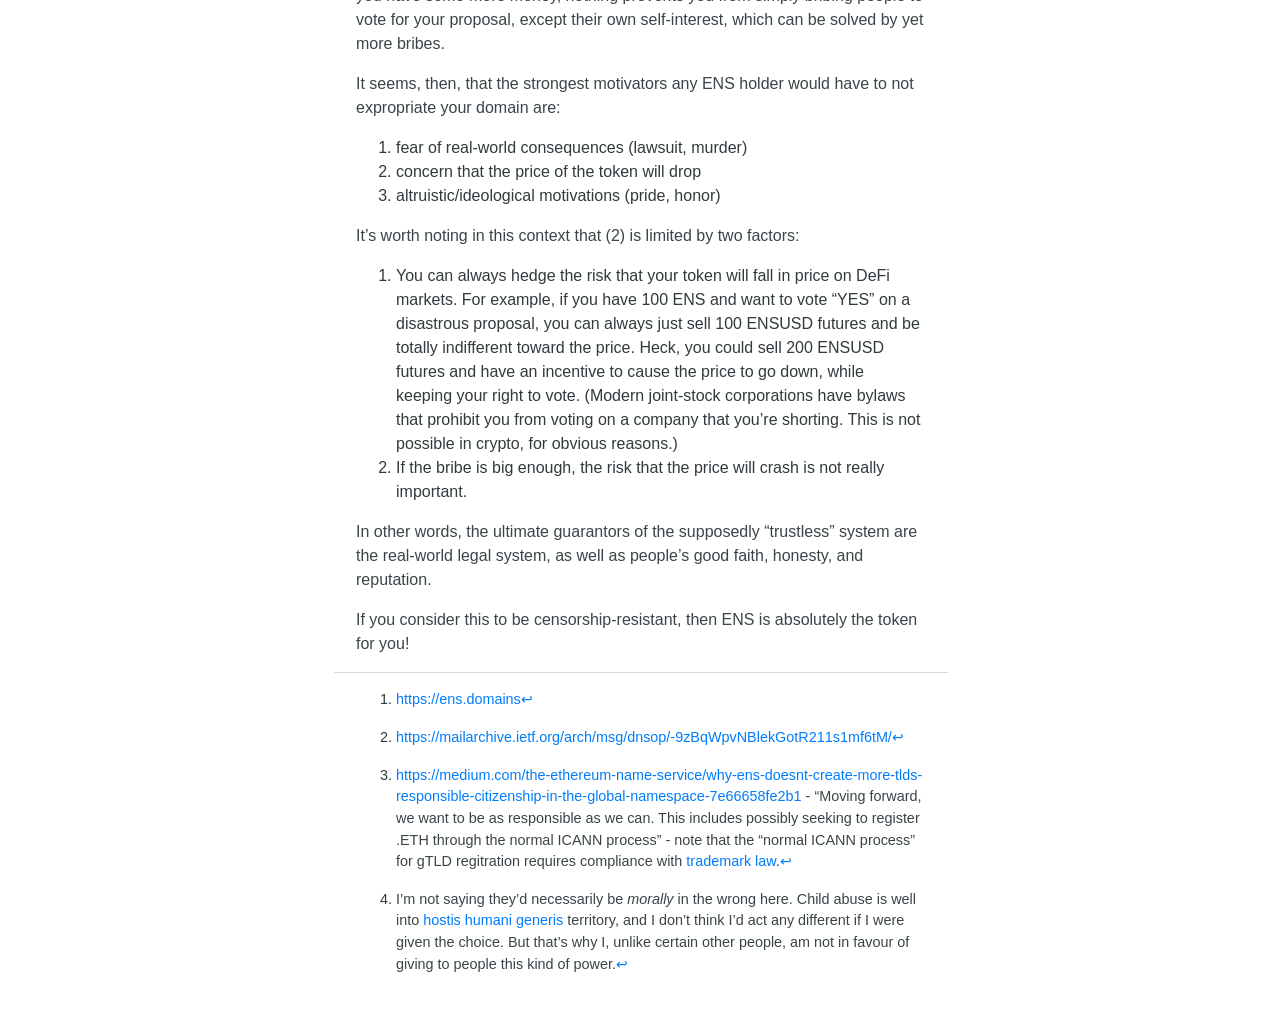
<file: no-ethereum-name-service-is-still-a-clown-show/index.html>
<!DOCTYPE html>
<html><head>
    <meta charset="utf-8">
    <meta name="viewport" content="width=device-width, initial-scale=1.0">
    <meta name="description" content="Blog.">
    
    <link rel="shortcut icon" href="/favicon.ico">
    
    <link rel="stylesheet" href="/css/style.min.css">

    <title>No, Ethereum Name Service is still a clown show</title>
</head>
<body><header id="banner">
    <h2><a href="/">yanmaani&#39;s blog</a></h2>
    <nav>
        <ul>
            <li>
                <a href="/" title="posts">posts</a>
            </li><li>
                <a href="/about/" title="about">about</a>
            </li>
        </ul>
    </nav>
</header>
<main id="content">
<article>
    <header id="post-header">
        <h1>No, Ethereum Name Service is still a clown show</h1>
            <div>
                <time>January 26, 2022</time>
                </div>
    </header><p><em>Note: This post is about the technical design of ENS, i.e. how it’s supposed to work in theory. I do not cover the numerous implementation issues, i.e. how it actually works in practice. That would be an entire other post, but those issues are (at least theoretically) fixable.</em></p>
<p><em>Disclaimer: I am involved with a competing project. Since I am not in the business of shilling cryptocurrencies, I am not going to name it, though it’s not exactly a secret. I was not paid anything to write this article, I just like laughing at clowns on the Internet.</em></p>
<h2 id="what-is-ens">What is ENS?</h2>
<p>ENS (the “Ethereum Name Service”) is a blockchain-based naming service. It markets itself<a href="#fn1" class="footnote-ref" id="fnref1" role="doc-noteref"><sup>1</sup></a> as a censorship-resistant and decentralized naming system.</p>
<p>Prior to November 10, 2021, this was a direct lie. While promoters continually represented it as being such, in actuality, the entire contract was controlled by a 4-of-7 multisig, who had total power<a href="#fn2" class="footnote-ref" id="fnref2" role="doc-noteref"><sup>2</sup></a> to seize any domain (including for trademark reasons, or because they received a <a href="https://twitter.com/brokep/status/1389314362561777665">forged court order</a>), and which publically announced<a href="#fn3" class="footnote-ref" id="fnref3" role="doc-noteref"><sup>3</sup></a> their intention to do so if it came to it.</p>
<p>Quote:</p>
<blockquote>
<p>PAUL WOUTERS [IETF]: Sure. Paul Wouters, IETF. So I have a question. Let’s say IETF gets the domain IETF in this naming system and we pay our fees for a couple of years. Everybody uses the site. And then at some point, we forget to pay and the domain falls back into the pool and then somebody else registers it and we don’t know where they are or who they are. Now I go to a court system. I get some legal opinion saying I own this trademark and now I want to get this domain back. Is there any way for me to get this domain back?</p>
</blockquote>
<blockquote>
<p>LEONARD TAN [ENS developer]: So right now, the ENS industry, you can change it because it requires four out of seven people. Most of them are Ethereum developers. And it is a consensus for several of them to make any changes. So it is possible, but it is going to be a very difficult thing to do but it is possible.</p>
</blockquote>
<p>On November 10, ENS changed its “governance structure” to a DAO (“Decentralized Autonomous Organization”). The underlying intent was presumably to solve these problems.</p>
<p>This naturally raises the question: are the problems solved? Is ENS now (1) decentralized and (2) censorship-resistant?</p>
<p>TL;DR: (1) depends on your definition, and (2) not by any stretch of the word.</p>
<h2 id="two-ways-to-skin-a-cat">Two ways to skin a cat</h2>
<p>The <a href="https://bitcoin.org/bitcoin.pdf">Bitcoin whitepaper</a> never directly mentions (de)centralization. It does, however, mention “trusted third parties” a great deal. The closest we come to a definition is this: (emphasis added)</p>
<blockquote>
<p>I’ve developed a new open source P2P e-cash system called Bitcoin. <strong>It’s completely decentralized, with no central server or trusted parties, because everything is based on crypto proof instead of trust.</strong> Give it a try, or take a look at the screenshots and design paper: Download Bitcoin v0.1 at <a href="http://www.bitcoin.org" class="uri">http://www.bitcoin.org</a></p>
</blockquote>
<p>…</p>
<blockquote>
<p>Privacy could always be overridden by the admin based on his judgment call weighing the principle of privacy against other concerns, or at the behest of his superiors. Then strong encryption became available to the masses, and trust was no longer required. <strong>Data could be secured in a way that was physically impossible for others to access, no matter for what reason, no matter how good the excuse, no matter what.</strong></p>
</blockquote>
<p>— Satoshi Nakamoto, <a href="https://p2pfoundation.ning.com/forum/topics/bitcoin-open-source">Bitcoin open source implementation of P2P currency</a></p>
<p>We’ll call this, in want of a better term, “anarchic decentralization”. The power is moved from a <em>monarch</em>, a single point of failure, but it’s moved <em>to</em> nowhere. For example, who owns Bitcoin? Nobody! People may own <em>bitcoins</em>, but even if you had all 21 million of them, it’s not like you could show up at the annual general meeting and demand changes.</p>
<p>Bitcoin is not really a currency with certain rules, but rather a set of rules with a currency attached to it.</p>
<p>In the words of <a href="https://en.wikipedia.org/wiki/Carl_Schmitt">Carl Schmitt</a>, <em>sovereign is he who decides on the exception</em>. But in Bitcoin, there is no trusted third party. There is no decision to be made, and there is never any exception to or reprieve from the rules.</p>
<p>The reason that this is possible is that the rules can be enforced 100% mechanistically. Because a computer can enforce them, no human is needed to. Because no human is needed in the loop, there is no need for a governance procedure, or any of these other squishy institutions - only cold, hard code. <em>Bitcoin is not decentral as much as it is acentral.</em></p>
<figure>
<img src="/odysseus_sirens.jpg" title="Ulysses and the Sirens by Herbert James Draper" alt="" /><figcaption>Because Odysseus knew, ex-ante, that he wouldn’t make very good decisions here, he decided to divest himself of decision-making authority, and to place it instead in a simple and logical set of rules. <a href="https://en.wikipedia.org/wiki/Ulysses_and_the_Sirens_(Draper)">Source</a></figcaption>
</figure>
<p>The other type is, shall we call it, oligarchic decentralization. Here, decentralization simply means that there is no <em>single</em> point of failure. This is a much weaker property. Here, we are not concerned with <em>eliminating</em> trusted third parties, but rather in ensuring there’s many of them across which to spread out the trust. A lot of things are “decentralized” in this weaker sense:</p>
<ul>
<li>The <a href="https://en.wikipedia.org/wiki/Society_for_Worldwide_Interbank_Financial_Telecommunication">SWIFT</a> system - made up by more than 11,000 financial institutions</li>
<li>The <a href="https://en.wikipedia.org/wiki/European_Union">European Union</a> - made up of 27 countries</li>
<li><a href="https://en.wikipedia.org/wiki/JPMorgan_Chase">JPMorgan Chase</a> - owned by what is surely millions of shareholders</li>
</ul>
<h2 id="which-one-is-ens">Which one is ENS?</h2>
<p>ENS <em>is</em> decentralized in the sense that multiple people - by all accounts, at least a few hundred - own it. This is a step up from seven keyholders! Congratulations!</p>
<figure>
<img src="/ens_allocation.png" title="Community Treasury: 50%; Core Contributors: 18.96%; Airdrop: 25%" alt="" /><figcaption>The treasury can’t vote, and I can’t think the 137k airdropees (unless they sold it, or delegated their votes) will be that bothered to vote. (The 1% minimum quorum seems like a good indication my hunch is correct here.) The implications of this are left as an exercise to the reader. <a href="https://ensdomains.substack.com/p/ens-token-allocation-claiming-opens">Source</a></figcaption>
</figure>
<p>ENS <em>is not</em> decentralized in the sense that there is binding, non-human, trustless enforcement of what <em>you</em> may consider to be desiderata, such as:</p>
<ul>
<li>not seizing people’s names</li>
<li>not jacking up fees on the people’s names once they’ve invested into them (e.g. in terms of infrastructure)</li>
<li>ensuring that insiders don’t get to register names for free (since the fees go back to them)</li>
</ul>
<p>I can actually prove this. I took these examples <em>directly</em> from the “<a href="https://docs.ens.domains/v/governance/ens-dao-constitution">ENS DAO Constitution</a>,” which is a “set of binding rules that determine what governance actions are legitimate for the DAO to take”.</p>
<p>Note here that, when they use words like “binding” and “legitimate,” they do not mean it in the technical sense. Nothing actually <em>prevents</em> a proposal from doing any of those things - that’s why they have their constitution. (If it weren’t technically possible to do something, why would they need to write a rule against it?) Indeed, as long as a proposal gains more than 50% of the votes with a 1% quorum, it can execute abitrary code on behalf of the DAO - even such code that will give anyone dictatorial control over it in perpetuity.</p>
<h2 id="is-it-censorship-resistant-then">Is it censorship-resistant, then?</h2>
<p>ENS <em>is</em> censorship-resistant in the sense that nobody can directly seize your domain.</p>
<p>ENS <em>is not</em> censorship-resistant in the sense that renewal costs are guaranteed to be stable or even consistent. If the people who own the DAO want to, they could crank up the fee for renewing <em>only your</em> name to $1,000,000,000, and then allocate it to whomever they please once it expires.</p>
<p>In other words, if your ownership of a name is prejudicial to the financial interests of the people who own the DAO, you might get a first-hand tour in what property rights <em>actually</em> mean. I’ll assume that they’d vote to clean out child porn<a href="#fn4" class="footnote-ref" id="fnref4" role="doc-noteref"><sup>4</sup></a> - to do otherwise would surely result in disastrous headlines, and presumably cause for the token to drop in price. Likewise for “hate speech”. In the end, you’ll never know until you try it! Maybe it’s safe, maybe it isn’t! Hate to find out!</p>
<p>To put it even more bluntly: You “own” your domain, but you do not <em>own your ownership</em> of that domain. Your property rights exist only within the ENS system, and that system is in turn owned by what, in practice, forms a trusted third party. That system is the <em>real</em> owner of the domain; you merely lease it from them at a price that they are free to set.</p>
<p>It’s also worth noting that when I use the term “owners,” I’m being a bit loose. Actually, anyone (even you, dear reader!) can borrow some ENS and vote with it, for example using a flash loan contract or some more sophisticated system. This would probably allow you to obtain the votes you need for a quorum at little to no cost - if I understand correctly, you could borrow 0.4% of the outstanding supply right now off Uniswap for not more than the cost of the transaction. And if you have some more money, nothing prevents you from simply bribing people to vote for your proposal, except their own self-interest, which can be solved by yet more bribes.</p>
<p>It seems, then, that the strongest motivators any ENS holder would have to not expropriate your domain are:</p>
<ol type="1">
<li>fear of real-world consequences (lawsuit, murder)</li>
<li>concern that the price of the token will drop</li>
<li>altruistic/ideological motivations (pride, honor)</li>
</ol>
<p>It’s worth noting in this context that (2) is limited by two factors:</p>
<ol type="1">
<li>You can always hedge the risk that your token will fall in price on DeFi markets. For example, if you have 100 ENS and want to vote “YES” on a disastrous proposal, you can always just sell 100 ENSUSD futures and be totally indifferent toward the price. Heck, you could sell 200 ENSUSD futures and have an incentive to cause the price to go down, while keeping your right to vote. (Modern joint-stock corporations have bylaws that prohibit you from voting on a company that you’re shorting. This is not possible in crypto, for obvious reasons.)</li>
<li>If the bribe is big enough, the risk that the price will crash is not really important.</li>
</ol>
<p>In other words, the ultimate guarantors of the supposedly “trustless” system are the real-world legal system, as well as people’s good faith, honesty, and reputation.</p>
<p>If you consider this to be censorship-resistant, then ENS is absolutely the token for you!</p>
<section class="footnotes" role="doc-endnotes">
<hr />
<ol>
<li id="fn1" role="doc-endnote"><p><a href="https://ens.domains" class="uri">https://ens.domains</a><a href="#fnref1" class="footnote-back" role="doc-backlink">↩︎</a></p></li>
<li id="fn2" role="doc-endnote"><p><a href="https://mailarchive.ietf.org/arch/msg/dnsop/-9zBqWpvNBlekGotR211s1mf6tM/" class="uri">https://mailarchive.ietf.org/arch/msg/dnsop/-9zBqWpvNBlekGotR211s1mf6tM/</a><a href="#fnref2" class="footnote-back" role="doc-backlink">↩︎</a></p></li>
<li id="fn3" role="doc-endnote"><p><a href="https://medium.com/the-ethereum-name-service/why-ens-doesnt-create-more-tlds-responsible-citizenship-in-the-global-namespace-7e66658fe2b1" class="uri">https://medium.com/the-ethereum-name-service/why-ens-doesnt-create-more-tlds-responsible-citizenship-in-the-global-namespace-7e66658fe2b1</a> - “Moving forward, we want to be as responsible as we can. This includes possibly seeking to register .ETH through the normal ICANN process” - note that the “normal ICANN process” for gTLD regitration requires compliance with <a href="https://www.wipo.int/amc/en/domains/gtld/">trademark law</a>.<a href="#fnref3" class="footnote-back" role="doc-backlink">↩︎</a></p></li>
<li id="fn4" role="doc-endnote"><p>I’m not saying they’d necessarily be <em>morally</em> in the wrong here. Child abuse is well into <a href="https://en.wikipedia.org/wiki/Hostis_humani_generis">hostis humani generis</a> territory, and I don’t think I’d act any different if I were given the choice. But that’s why I, unlike certain other people, am not in favour of giving to people this kind of power.<a href="#fnref4" class="footnote-back" role="doc-backlink">↩︎</a></p></li>
</ol>
</section>
</article>

        </main><footer id="footer">
    
</footer>
</body>
</html>
</file>
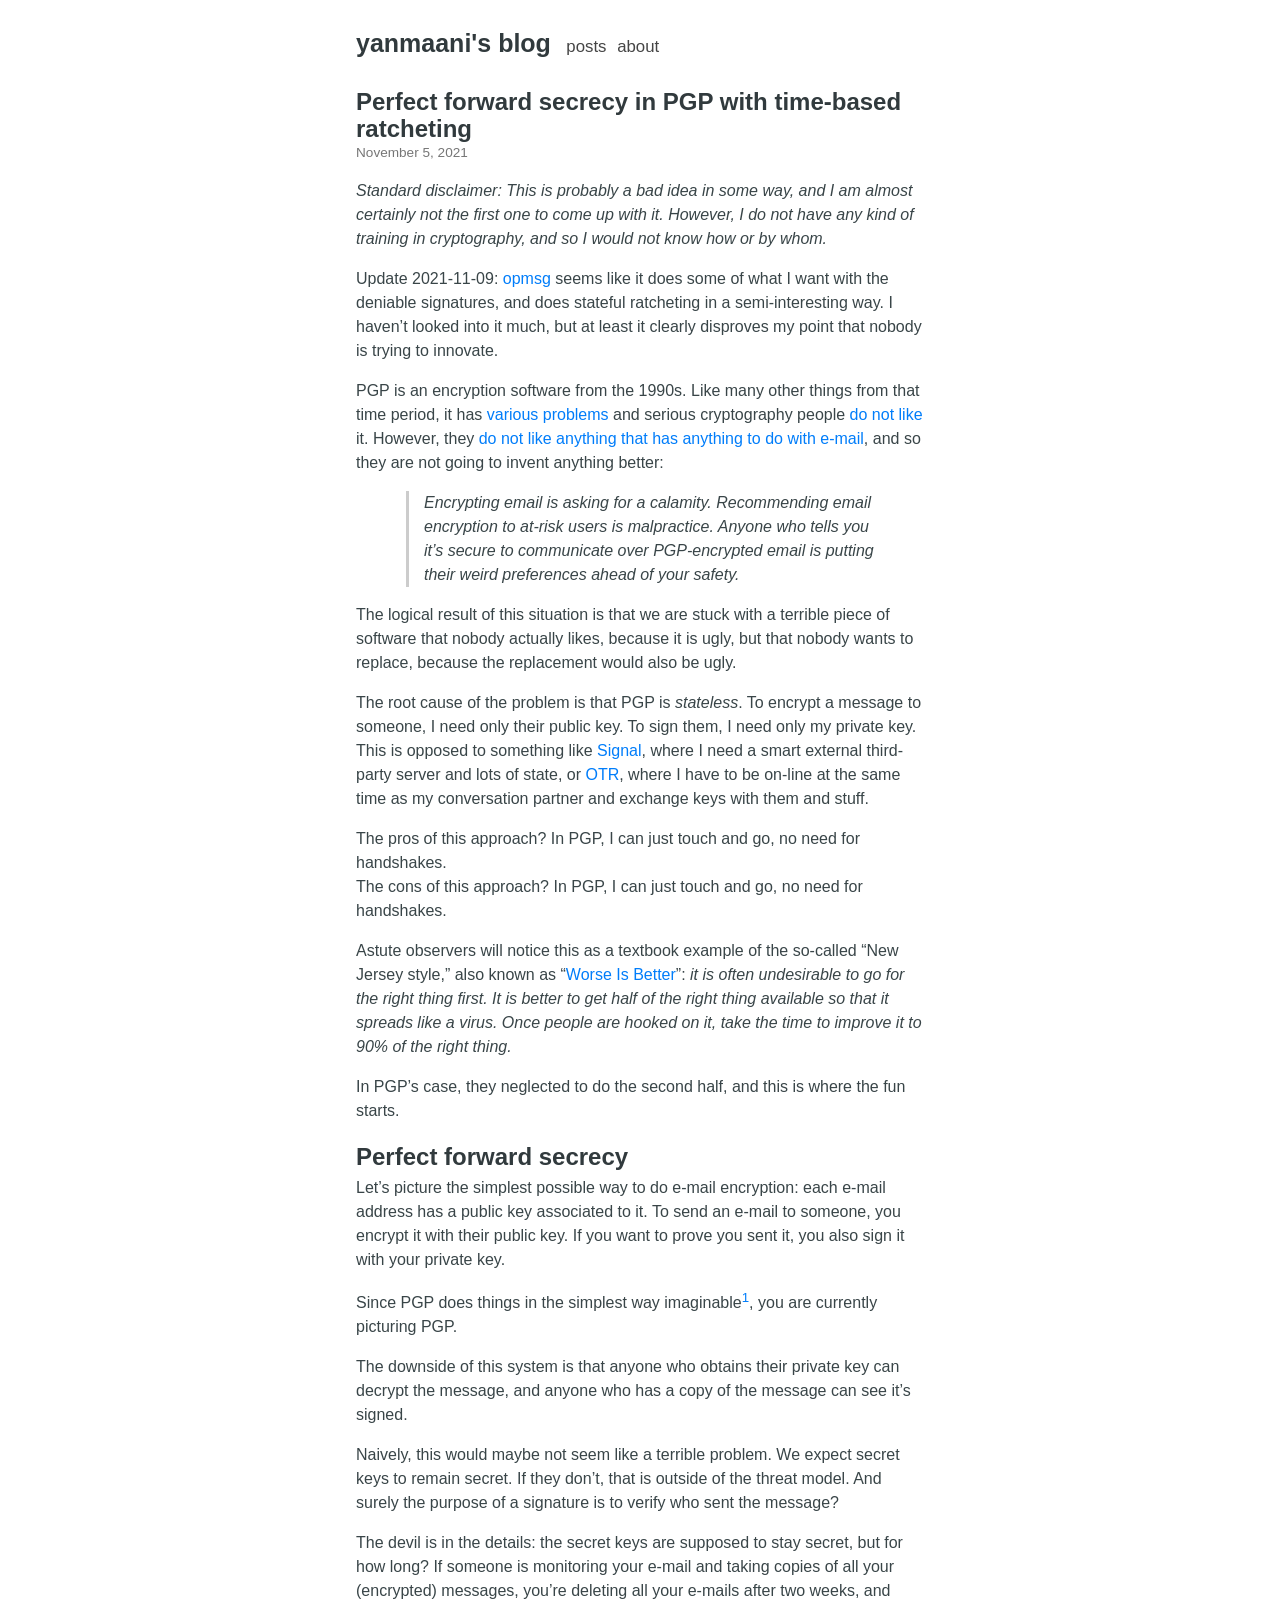
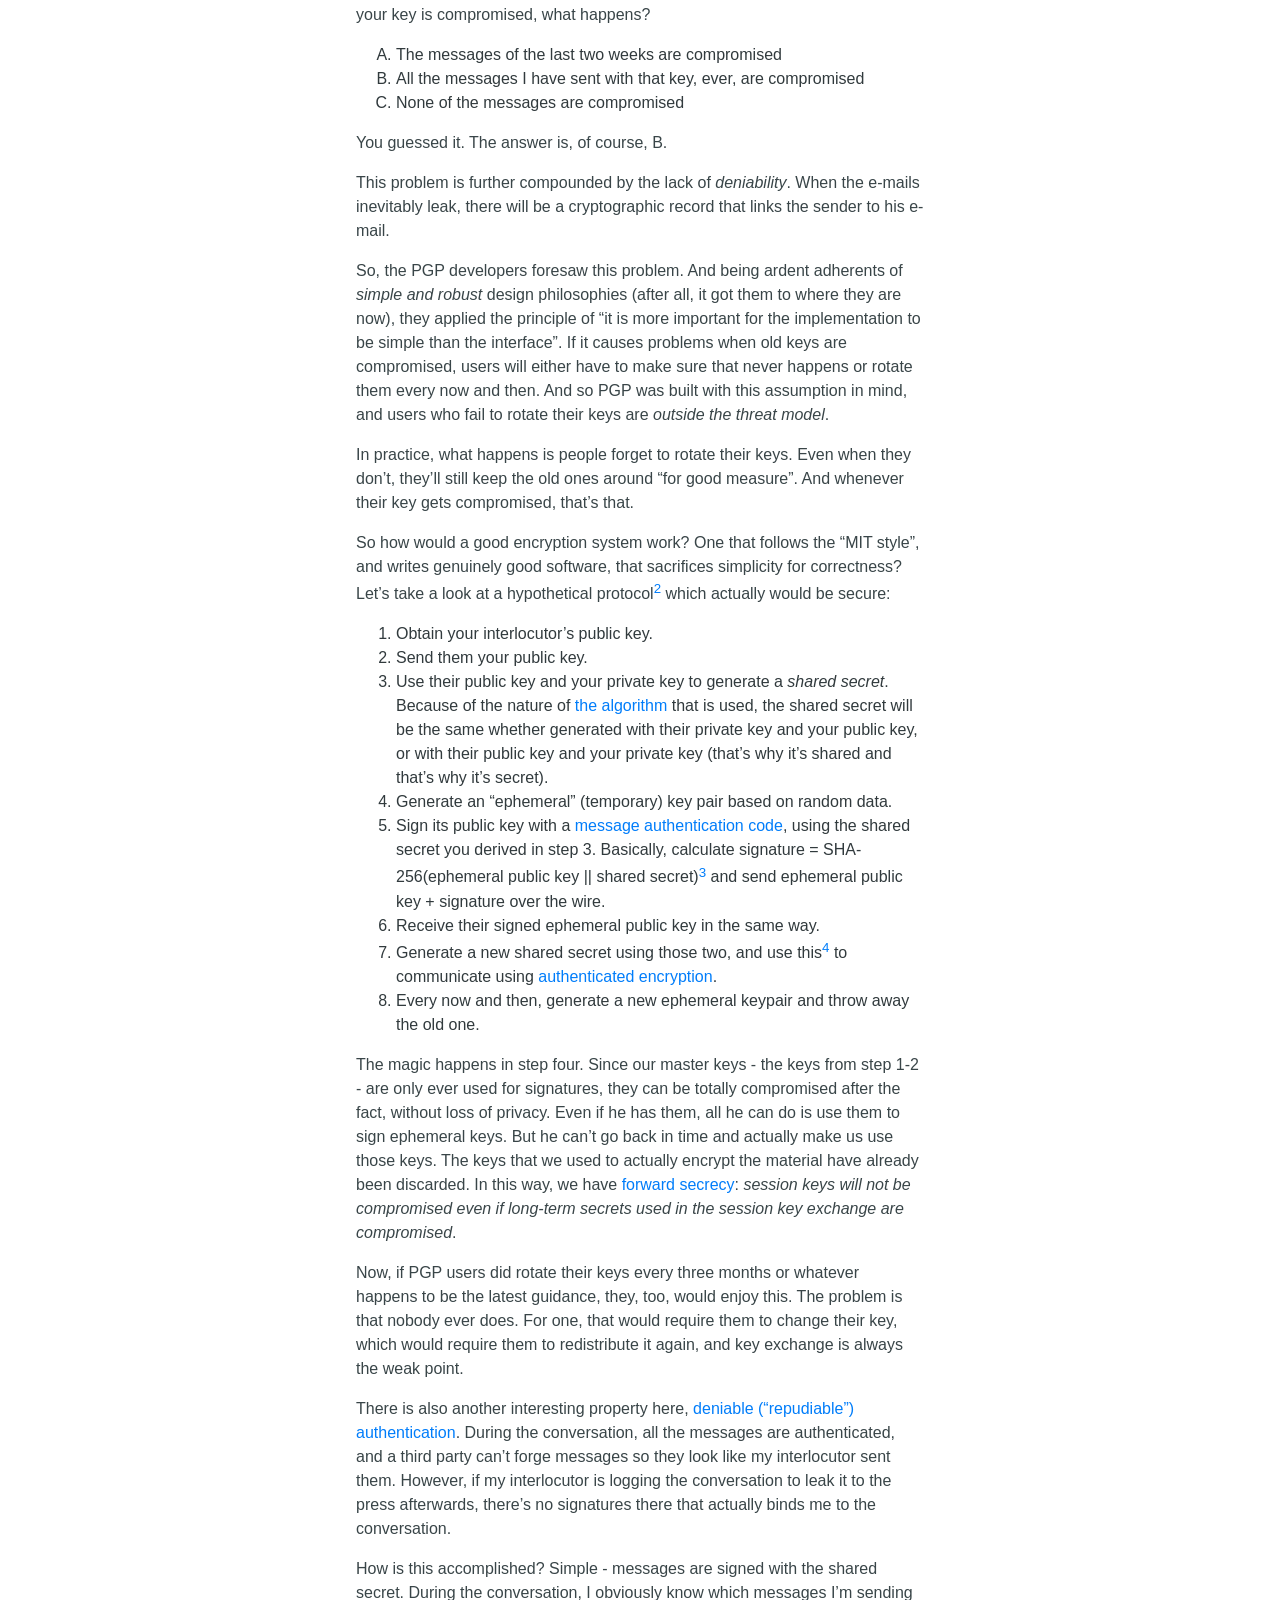
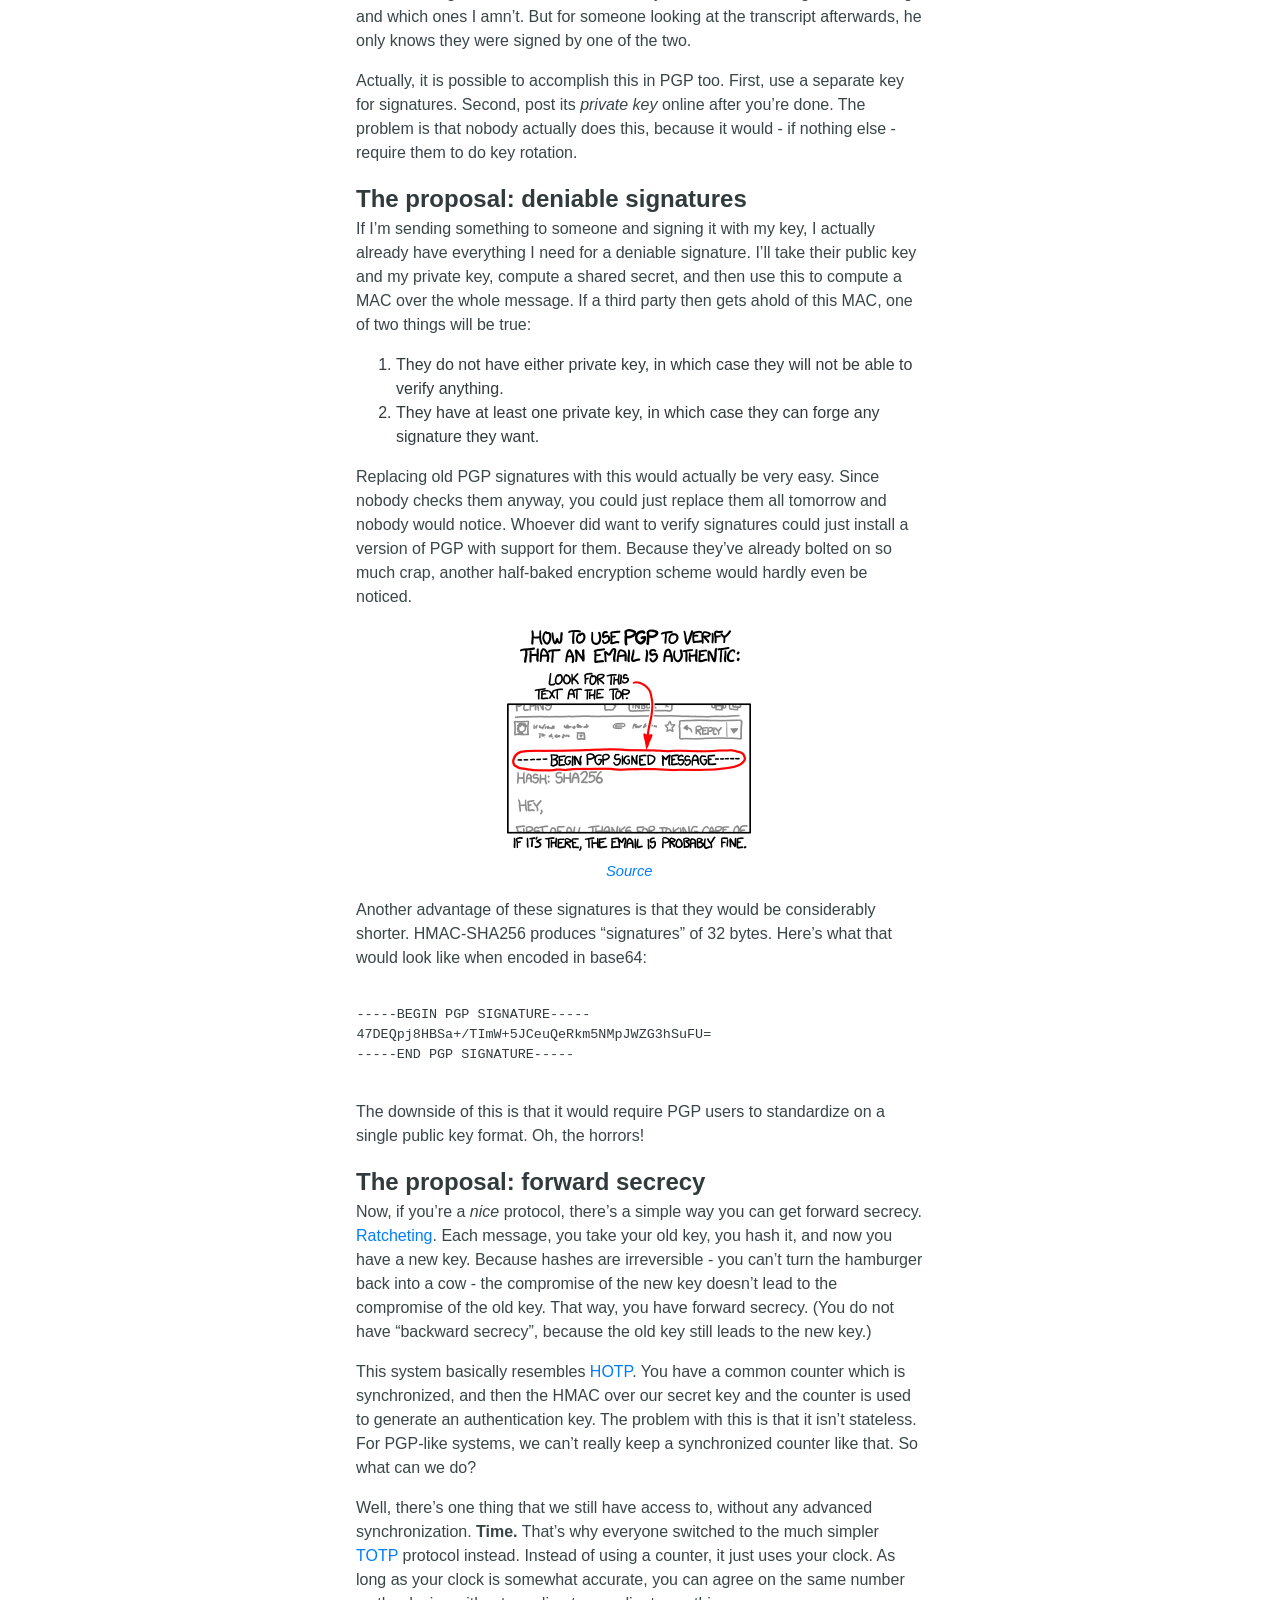
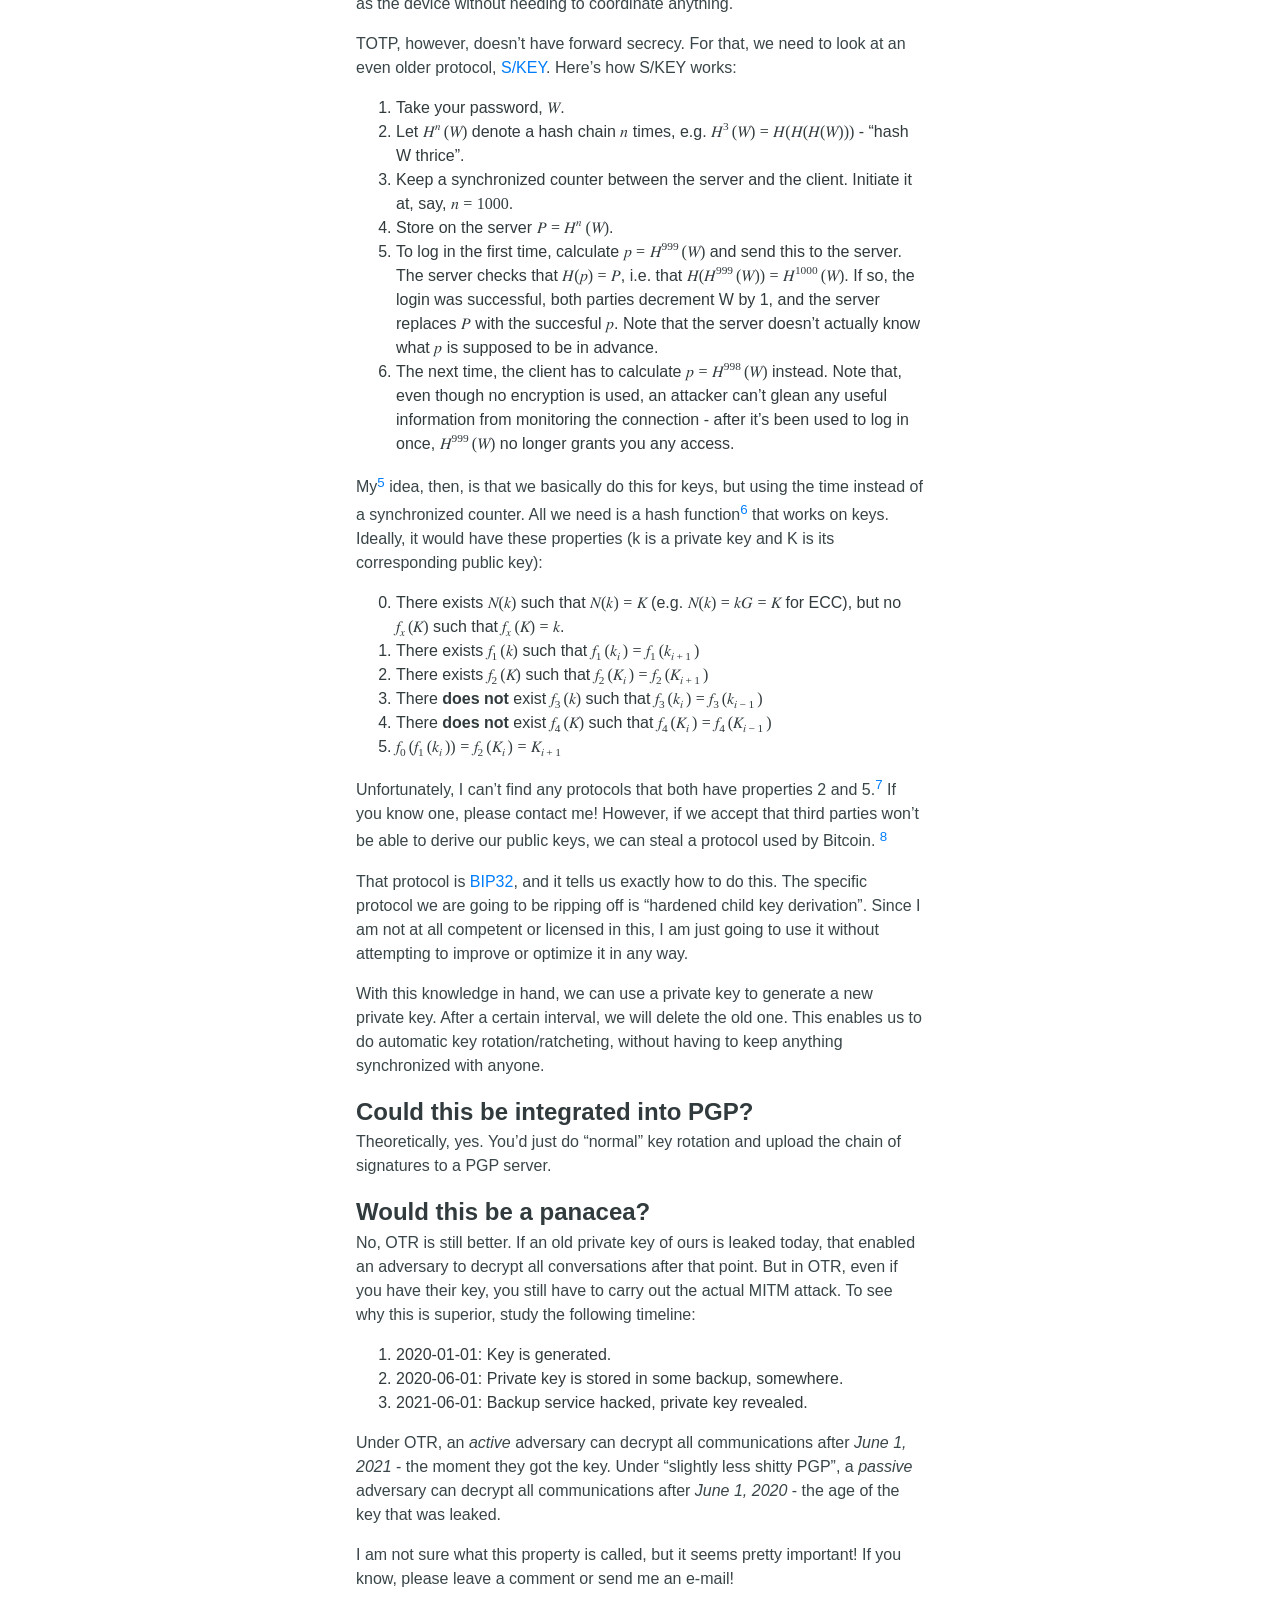
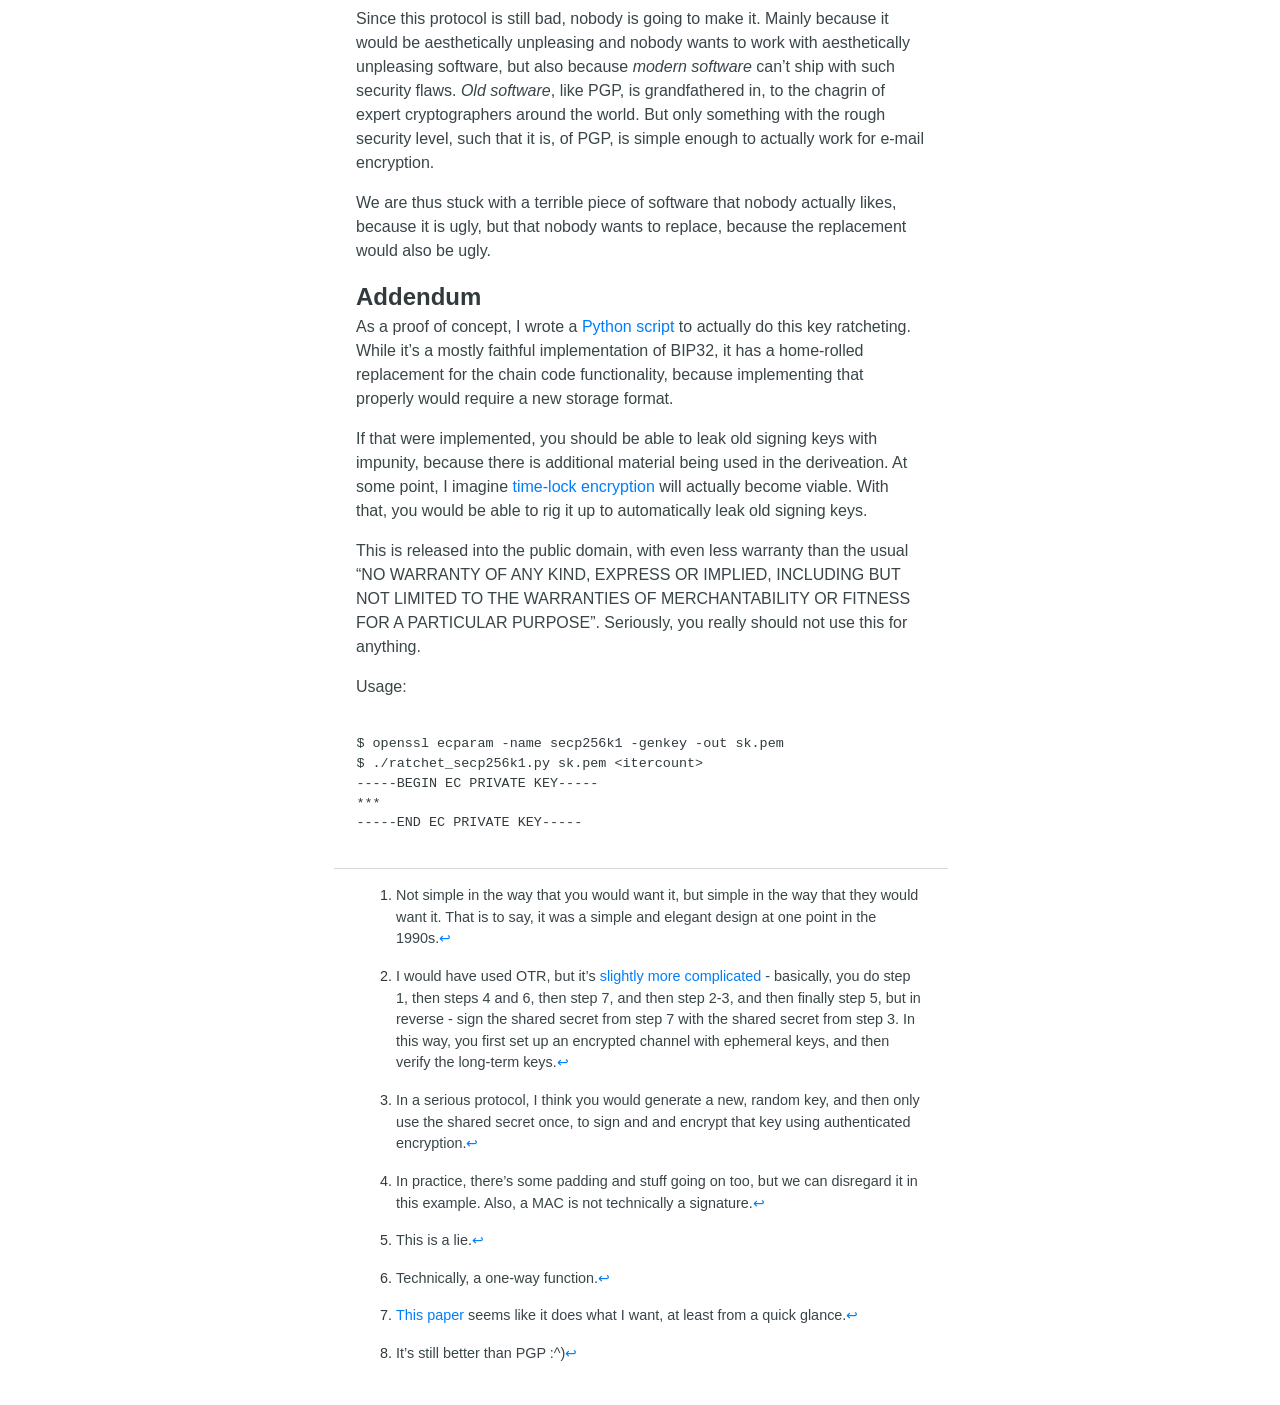
<file: perfect-forward-secrecy-in-pgp-with-time-based-ratcheting/index.html>
<!DOCTYPE html>
<html><head>
    <meta charset="utf-8">
    <meta name="viewport" content="width=device-width, initial-scale=1.0">
    <meta name="description" content="Blog.">
    
    <link rel="shortcut icon" href="/favicon.ico">
    
    <link rel="stylesheet" href="/css/style.min.css">

    <title>Perfect forward secrecy in PGP with time-based ratcheting</title>
</head>
<body><header id="banner">
    <h2><a href="/">yanmaani&#39;s blog</a></h2>
    <nav>
        <ul>
            <li>
                <a href="/" title="posts">posts</a>
            </li><li>
                <a href="/about/" title="about">about</a>
            </li>
        </ul>
    </nav>
</header>
<main id="content">
<article>
    <header id="post-header">
        <h1>Perfect forward secrecy in PGP with time-based ratcheting</h1>
            <div>
                <time>November 5, 2021</time>
                </div>
    </header><p><em>Standard disclaimer: This is probably a bad idea in some way, and I am almost certainly not the first one to come up with it. However, I do not have any kind of training in cryptography, and so I would not know how or by whom.</em></p>
<p>Update 2021-11-09: <a href="https://github.com/stealth/opmsg">opmsg</a> seems like it does some of what I want with the deniable signatures, and does stateful ratcheting in a semi-interesting way. I haven’t looked into it much, but at least it clearly disproves my point that nobody is trying to innovate.</p>
<p>PGP is an encryption software from the 1990s. Like many other things from that time period, it has <a href="https://latacora.micro.blog/2019/07/16/the-pgp-problem.html">various problems</a> and serious cryptography people <a href="https://blog.filippo.io/giving-up-on-long-term-pgp/">do not like</a> it. However, they <a href="https://latacora.micro.blog/2020/02/19/stop-using-encrypted.html">do not like anything that has anything to do with e-mail</a>, and so they are not going to invent anything better:</p>
<blockquote>
<p>Encrypting email is asking for a calamity. Recommending email encryption to at-risk users is malpractice. Anyone who tells you it’s secure to communicate over PGP-encrypted email is putting their weird preferences ahead of your safety.</p>
</blockquote>
<p>The logical result of this situation is that we are stuck with a terrible piece of software that nobody actually likes, because it is ugly, but that nobody wants to replace, because the replacement would also be ugly.</p>
<p>The root cause of the problem is that PGP is <em>stateless</em>. To encrypt a message to someone, I need only their public key. To sign them, I need only my private key. This is opposed to something like <a href="https://signal.org/docs/specifications/doubleratchet/">Signal</a>, where I need a smart external third-party server and lots of state, or <a href="https://otr.cypherpunks.ca/otr-wpes.pdf">OTR</a>, where I have to be on-line at the same time as my conversation partner and exchange keys with them and stuff.</p>
<p>The pros of this approach? In PGP, I can just touch and go, no need for handshakes.<br />
The cons of this approach? In PGP, I can just touch and go, no need for handshakes.</p>
<p>Astute observers will notice this as a textbook example of the so-called “New Jersey style,” also known as “<a href="https://dreamsongs.com/RiseOfWorseIsBetter.html">Worse Is Better</a>”: <em>it is often undesirable to go for the right thing first. It is better to get half of the right thing available so that it spreads like a virus. Once people are hooked on it, take the time to improve it to 90% of the right thing.</em></p>
<p>In PGP’s case, they neglected to do the second half, and this is where the fun starts.</p>
<h2 id="perfect-forward-secrecy">Perfect forward secrecy</h2>
<p>Let’s picture the simplest possible way to do e-mail encryption: each e-mail address has a public key associated to it. To send an e-mail to someone, you encrypt it with their public key. If you want to prove you sent it, you also sign it with your private key.</p>
<p>Since PGP does things in the simplest way imaginable<a href="#fn1" class="footnote-ref" id="fnref1" role="doc-noteref"><sup>1</sup></a>, you are currently picturing PGP.</p>
<p>The downside of this system is that anyone who obtains their private key can decrypt the message, and anyone who has a copy of the message can see it’s signed.</p>
<p>Naively, this would maybe not seem like a terrible problem. We expect secret keys to remain secret. If they don’t, that is outside of the threat model. And surely the purpose of a signature is to verify who sent the message?</p>
<p>The devil is in the details: the secret keys are supposed to stay secret, but for how long? If someone is monitoring your e-mail and taking copies of all your (encrypted) messages, you’re deleting all your e-mails after two weeks, and your key is compromised, what happens?</p>
<ol type="A">
<li>The messages of the last two weeks are compromised<br />
</li>
<li>All the messages I have sent with that key, ever, are compromised</li>
<li>None of the messages are compromised</li>
</ol>
<p>You guessed it. The answer is, of course, B.</p>
<p>This problem is further compounded by the lack of <em>deniability</em>. When the e-mails inevitably leak, there will be a cryptographic record that links the sender to his e-mail.</p>
<p>So, the PGP developers foresaw this problem. And being ardent adherents of <em>simple and robust</em> design philosophies (after all, it got them to where they are now), they applied the principle of “it is more important for the implementation to be simple than the interface”. If it causes problems when old keys are compromised, users will either have to make sure that never happens or rotate them every now and then. And so PGP was built with this assumption in mind, and users who fail to rotate their keys are <em>outside the threat model</em>.</p>
<p>In practice, what happens is people forget to rotate their keys. Even when they don’t, they’ll still keep the old ones around “for good measure”. And whenever their key gets compromised, that’s that.</p>
<p>So how would a good encryption system work? One that follows the “MIT style”, and writes genuinely good software, that sacrifices simplicity for correctness? Let’s take a look at a hypothetical protocol<a href="#fn2" class="footnote-ref" id="fnref2" role="doc-noteref"><sup>2</sup></a> which actually would be secure:</p>
<ol type="1">
<li>Obtain your interlocutor’s public key.</li>
<li>Send them your public key.</li>
<li>Use their public key and your private key to generate a <em>shared secret</em>. Because of the nature of <a href="https://en.wikipedia.org/wiki/Diffie%E2%80%93Hellman_key_exchange">the algorithm</a> that is used, the shared secret will be the same whether generated with their private key and your public key, or with their public key and your private key (that’s why it’s shared and that’s why it’s secret).</li>
<li>Generate an “ephemeral” (temporary) key pair based on random data.</li>
<li>Sign its public key with a <a href="https://en.wikipedia.org/wiki/Message_authentication_code">message authentication code</a>, using the shared secret you derived in step 3. Basically, calculate signature = SHA-256(ephemeral public key || shared secret)<a href="#fn3" class="footnote-ref" id="fnref3" role="doc-noteref"><sup>3</sup></a> and send ephemeral public key + signature over the wire.</li>
<li>Receive their signed ephemeral public key in the same way.</li>
<li>Generate a new shared secret using those two, and use this<a href="#fn4" class="footnote-ref" id="fnref4" role="doc-noteref"><sup>4</sup></a> to communicate using <a href="https://en.wikipedia.org/wiki/Authenticated_encryption">authenticated encryption</a>.</li>
<li>Every now and then, generate a new ephemeral keypair and throw away the old one.</li>
</ol>
<p>The magic happens in step four. Since our master keys - the keys from step 1-2 - are only ever used for signatures, they can be totally compromised after the fact, without loss of privacy. Even if he has them, all he can do is use them to sign ephemeral keys. But he can’t go back in time and actually make us use those keys. The keys that we used to actually encrypt the material have already been discarded. In this way, we have <a href="https://en.wikipedia.org/wiki/Forward_secrecy">forward secrecy</a>: <em>session keys will not be compromised even if long-term secrets used in the session key exchange are compromised</em>.</p>
<p>Now, if PGP users did rotate their keys every three months or whatever happens to be the latest guidance, they, too, would enjoy this. The problem is that nobody ever does. For one, that would require them to change their key, which would require them to redistribute it again, and key exchange is always the weak point.</p>
<p>There is also another interesting property here, <a href="https://en.wikipedia.org/wiki/Deniable_authentication">deniable (“repudiable”) authentication</a>. During the conversation, all the messages are authenticated, and a third party can’t forge messages so they look like my interlocutor sent them. However, if my interlocutor is logging the conversation to leak it to the press afterwards, there’s no signatures there that actually binds me to the conversation.</p>
<p>How is this accomplished? Simple - messages are signed with the shared secret. During the conversation, I obviously know which messages I’m sending and which ones I amn’t. But for someone looking at the transcript afterwards, he only knows they were signed by one of the two.</p>
<p>Actually, it is possible to accomplish this in PGP too. First, use a separate key for signatures. Second, post its <em>private key</em> online after you’re done. The problem is that nobody actually does this, because it would - if nothing else - require them to do key rotation.</p>
<h2 id="the-proposal-deniable-signatures">The proposal: deniable signatures</h2>
<p>If I’m sending something to someone and signing it with my key, I actually already have everything I need for a deniable signature. I’ll take their public key and my private key, compute a shared secret, and then use this to compute a MAC over the whole message. If a third party then gets ahold of this MAC, one of two things will be true:</p>
<ol type="1">
<li>They do not have either private key, in which case they will not be able to verify anything.</li>
<li>They have at least one private key, in which case they can forge any signature they want.</li>
</ol>
<p>Replacing old PGP signatures with this would actually be very easy. Since nobody checks them anyway, you could just replace them all tomorrow and nobody would notice. Whoever did want to verify signatures could just install a version of PGP with support for them. Because they’ve already bolted on so much crap, another half-baked encryption scheme would hardly even be noticed.</p>
<figure>
<img src="/1181.png" title="If you want to be extra safe, check that there&#39;s a big block of jumbled characters at the bottom." alt="" /><figcaption><a href="https://xkcd.com/1181/">Source</a></figcaption>
</figure>
<p>Another advantage of these signatures is that they would be considerably shorter. HMAC-SHA256 produces “signatures” of 32 bytes. Here’s what that would look like when encoded in base64:</p>
<pre><code>-----BEGIN PGP SIGNATURE-----
47DEQpj8HBSa+/TImW+5JCeuQeRkm5NMpJWZG3hSuFU=
-----END PGP SIGNATURE-----</code></pre>
<p>The downside of this is that it would require PGP users to standardize on a single public key format. Oh, the horrors!</p>
<h2 id="the-proposal-forward-secrecy">The proposal: forward secrecy</h2>
<p>Now, if you’re a <em>nice</em> protocol, there’s a simple way you can get forward secrecy. <a href="https://www.signal.org/blog/advanced-ratcheting/">Ratcheting</a>. Each message, you take your old key, you hash it, and now you have a new key. Because hashes are irreversible - you can’t turn the hamburger back into a cow - the compromise of the new key doesn’t lead to the compromise of the old key. That way, you have forward secrecy. (You do not have “backward secrecy”, because the old key still leads to the new key.)</p>
<p>This system basically resembles <a href="https://en.wikipedia.org/wiki/HMAC-based_one-time_password">HOTP</a>. You have a common counter which is synchronized, and then the HMAC over our secret key and the counter is used to generate an authentication key. The problem with this is that it isn’t stateless. For PGP-like systems, we can’t really keep a synchronized counter like that. So what can we do?</p>
<p>Well, there’s one thing that we still have access to, without any advanced synchronization. <strong>Time.</strong> That’s why everyone switched to the much simpler <a href="https://en.wikipedia.org/wiki/Time-based_One-Time_Password">TOTP</a> protocol instead. Instead of using a counter, it just uses your clock. As long as your clock is somewhat accurate, you can agree on the same number as the device without needing to coordinate anything.</p>
<p>TOTP, however, doesn’t have forward secrecy. For that, we need to look at an even older protocol, <a href="https://en.wikipedia.org/wiki/S/KEY">S/KEY</a>. Here’s how S/KEY works:</p>
<ol type="1">
<li>Take your password, <math display="inline" xmlns="http://www.w3.org/1998/Math/MathML"><semantics><mi>W</mi><annotation encoding="application/x-tex">W</annotation></semantics></math>.</li>
<li>Let <math display="inline" xmlns="http://www.w3.org/1998/Math/MathML"><semantics><mrow><msup><mi>H</mi><mi>n</mi></msup><mo stretchy="false" form="prefix">(</mo><mi>W</mi><mo stretchy="false" form="postfix">)</mo></mrow><annotation encoding="application/x-tex">H^n(W)</annotation></semantics></math> denote a hash chain <math display="inline" xmlns="http://www.w3.org/1998/Math/MathML"><semantics><mi>n</mi><annotation encoding="application/x-tex">n</annotation></semantics></math> times, e.g. <math display="inline" xmlns="http://www.w3.org/1998/Math/MathML"><semantics><mrow><msup><mi>H</mi><mn>3</mn></msup><mo stretchy="false" form="prefix">(</mo><mi>W</mi><mo stretchy="false" form="postfix">)</mo><mo>=</mo><mi>H</mi><mo stretchy="false" form="prefix">(</mo><mi>H</mi><mo stretchy="false" form="prefix">(</mo><mi>H</mi><mo stretchy="false" form="prefix">(</mo><mi>W</mi><mo stretchy="false" form="postfix">)</mo><mo stretchy="false" form="postfix">)</mo><mo stretchy="false" form="postfix">)</mo></mrow><annotation encoding="application/x-tex">H^3(W) = H(H(H(W)))</annotation></semantics></math> - “hash W thrice”.</li>
<li>Keep a synchronized counter between the server and the client. Initiate it at, say, <math display="inline" xmlns="http://www.w3.org/1998/Math/MathML"><semantics><mrow><mi>n</mi><mo>=</mo><mn>1000</mn></mrow><annotation encoding="application/x-tex">n = 1000</annotation></semantics></math>.</li>
<li>Store on the server <math display="inline" xmlns="http://www.w3.org/1998/Math/MathML"><semantics><mrow><mi>P</mi><mo>=</mo><msup><mi>H</mi><mi>n</mi></msup><mo stretchy="false" form="prefix">(</mo><mi>W</mi><mo stretchy="false" form="postfix">)</mo></mrow><annotation encoding="application/x-tex">P = H^n(W)</annotation></semantics></math>.</li>
<li>To log in the first time, calculate <math display="inline" xmlns="http://www.w3.org/1998/Math/MathML"><semantics><mrow><mi>p</mi><mo>=</mo><msup><mi>H</mi><mn>999</mn></msup><mo stretchy="false" form="prefix">(</mo><mi>W</mi><mo stretchy="false" form="postfix">)</mo></mrow><annotation encoding="application/x-tex">p = H^999(W)</annotation></semantics></math> and send this to the server. The server checks that <math display="inline" xmlns="http://www.w3.org/1998/Math/MathML"><semantics><mrow><mi>H</mi><mo stretchy="false" form="prefix">(</mo><mi>p</mi><mo stretchy="false" form="postfix">)</mo><mo>=</mo><mi>P</mi></mrow><annotation encoding="application/x-tex">H(p) = P</annotation></semantics></math>, i.e. that <math display="inline" xmlns="http://www.w3.org/1998/Math/MathML"><semantics><mrow><mi>H</mi><mo stretchy="false" form="prefix">(</mo><msup><mi>H</mi><mn>999</mn></msup><mo stretchy="false" form="prefix">(</mo><mi>W</mi><mo stretchy="false" form="postfix">)</mo><mo stretchy="false" form="postfix">)</mo><mo>=</mo><msup><mi>H</mi><mn>1000</mn></msup><mo stretchy="false" form="prefix">(</mo><mi>W</mi><mo stretchy="false" form="postfix">)</mo></mrow><annotation encoding="application/x-tex">H(H^999(W)) = H^1000(W)</annotation></semantics></math>. If so, the login was successful, both parties decrement W by 1, and the server replaces <math display="inline" xmlns="http://www.w3.org/1998/Math/MathML"><semantics><mi>P</mi><annotation encoding="application/x-tex">P</annotation></semantics></math> with the succesful <math display="inline" xmlns="http://www.w3.org/1998/Math/MathML"><semantics><mi>p</mi><annotation encoding="application/x-tex">p</annotation></semantics></math>. Note that the server doesn’t actually know what <math display="inline" xmlns="http://www.w3.org/1998/Math/MathML"><semantics><mi>p</mi><annotation encoding="application/x-tex">p</annotation></semantics></math> is supposed to be in advance.</li>
<li>The next time, the client has to calculate <math display="inline" xmlns="http://www.w3.org/1998/Math/MathML"><semantics><mrow><mi>p</mi><mo>=</mo><msup><mi>H</mi><mn>998</mn></msup><mo stretchy="false" form="prefix">(</mo><mi>W</mi><mo stretchy="false" form="postfix">)</mo></mrow><annotation encoding="application/x-tex">p = H^998(W)</annotation></semantics></math> instead. Note that, even though no encryption is used, an attacker can’t glean any useful information from monitoring the connection - after it’s been used to log in once, <math display="inline" xmlns="http://www.w3.org/1998/Math/MathML"><semantics><mrow><msup><mi>H</mi><mn>999</mn></msup><mo stretchy="false" form="prefix">(</mo><mi>W</mi><mo stretchy="false" form="postfix">)</mo></mrow><annotation encoding="application/x-tex">H^999(W)</annotation></semantics></math> no longer grants you any access.</li>
</ol>
<p>My<a href="#fn5" class="footnote-ref" id="fnref5" role="doc-noteref"><sup>5</sup></a> idea, then, is that we basically do this for keys, but using the time instead of a synchronized counter. All we need is a hash function<a href="#fn6" class="footnote-ref" id="fnref6" role="doc-noteref"><sup>6</sup></a> that works on keys. Ideally, it would have these properties (k is a private key and K is its corresponding public key):</p>
<ol start="0" type="1">
<li>There exists <math display="inline" xmlns="http://www.w3.org/1998/Math/MathML"><semantics><mrow><mi>N</mi><mo stretchy="false" form="prefix">(</mo><mi>k</mi><mo stretchy="false" form="postfix">)</mo></mrow><annotation encoding="application/x-tex">N(k)</annotation></semantics></math> such that <math display="inline" xmlns="http://www.w3.org/1998/Math/MathML"><semantics><mrow><mi>N</mi><mo stretchy="false" form="prefix">(</mo><mi>k</mi><mo stretchy="false" form="postfix">)</mo><mo>=</mo><mi>K</mi></mrow><annotation encoding="application/x-tex">N(k) = K</annotation></semantics></math> (e.g. <math display="inline" xmlns="http://www.w3.org/1998/Math/MathML"><semantics><mrow><mi>N</mi><mo stretchy="false" form="prefix">(</mo><mi>k</mi><mo stretchy="false" form="postfix">)</mo><mo>=</mo><mi>k</mi><mi>G</mi><mo>=</mo><mi>K</mi></mrow><annotation encoding="application/x-tex">N(k) = kG = K</annotation></semantics></math> for ECC), but no <math display="inline" xmlns="http://www.w3.org/1998/Math/MathML"><semantics><mrow><msub><mi>f</mi><mi>x</mi></msub><mo stretchy="false" form="prefix">(</mo><mi>K</mi><mo stretchy="false" form="postfix">)</mo></mrow><annotation encoding="application/x-tex">f_x(K)</annotation></semantics></math> such that <math display="inline" xmlns="http://www.w3.org/1998/Math/MathML"><semantics><mrow><msub><mi>f</mi><mi>x</mi></msub><mo stretchy="false" form="prefix">(</mo><mi>K</mi><mo stretchy="false" form="postfix">)</mo><mo>=</mo><mi>k</mi></mrow><annotation encoding="application/x-tex">f_x(K) = k</annotation></semantics></math>.</li>
<li>There exists <math display="inline" xmlns="http://www.w3.org/1998/Math/MathML"><semantics><mrow><msub><mi>f</mi><mn>1</mn></msub><mo stretchy="false" form="prefix">(</mo><mi>k</mi><mo stretchy="false" form="postfix">)</mo></mrow><annotation encoding="application/x-tex">f_1(k)</annotation></semantics></math> such that <math display="inline" xmlns="http://www.w3.org/1998/Math/MathML"><semantics><mrow><msub><mi>f</mi><mn>1</mn></msub><mo stretchy="false" form="prefix">(</mo><msub><mi>k</mi><mi>i</mi></msub><mo stretchy="false" form="postfix">)</mo><mo>=</mo><msub><mi>f</mi><mn>1</mn></msub><mo stretchy="false" form="prefix">(</mo><msub><mi>k</mi><mrow><mi>i</mi><mo>+</mo><mn>1</mn></mrow></msub><mo stretchy="false" form="postfix">)</mo></mrow><annotation encoding="application/x-tex">f_1(k_i) = f_1(k_{i+1})</annotation></semantics></math></li>
<li>There exists <math display="inline" xmlns="http://www.w3.org/1998/Math/MathML"><semantics><mrow><msub><mi>f</mi><mn>2</mn></msub><mo stretchy="false" form="prefix">(</mo><mi>K</mi><mo stretchy="false" form="postfix">)</mo></mrow><annotation encoding="application/x-tex">f_2(K)</annotation></semantics></math> such that <math display="inline" xmlns="http://www.w3.org/1998/Math/MathML"><semantics><mrow><msub><mi>f</mi><mn>2</mn></msub><mo stretchy="false" form="prefix">(</mo><msub><mi>K</mi><mi>i</mi></msub><mo stretchy="false" form="postfix">)</mo><mo>=</mo><msub><mi>f</mi><mn>2</mn></msub><mo stretchy="false" form="prefix">(</mo><msub><mi>K</mi><mrow><mi>i</mi><mo>+</mo><mn>1</mn></mrow></msub><mo stretchy="false" form="postfix">)</mo></mrow><annotation encoding="application/x-tex">f_2(K_i) = f_2(K_{i+1})</annotation></semantics></math></li>
<li>There <strong>does not</strong> exist <math display="inline" xmlns="http://www.w3.org/1998/Math/MathML"><semantics><mrow><msub><mi>f</mi><mn>3</mn></msub><mo stretchy="false" form="prefix">(</mo><mi>k</mi><mo stretchy="false" form="postfix">)</mo></mrow><annotation encoding="application/x-tex">f_3(k)</annotation></semantics></math> such that <math display="inline" xmlns="http://www.w3.org/1998/Math/MathML"><semantics><mrow><msub><mi>f</mi><mn>3</mn></msub><mo stretchy="false" form="prefix">(</mo><msub><mi>k</mi><mi>i</mi></msub><mo stretchy="false" form="postfix">)</mo><mo>=</mo><msub><mi>f</mi><mn>3</mn></msub><mo stretchy="false" form="prefix">(</mo><msub><mi>k</mi><mrow><mi>i</mi><mo>−</mo><mn>1</mn></mrow></msub><mo stretchy="false" form="postfix">)</mo></mrow><annotation encoding="application/x-tex">f_3(k_i) = f_3(k_{i-1})</annotation></semantics></math></li>
<li>There <strong>does not</strong> exist <math display="inline" xmlns="http://www.w3.org/1998/Math/MathML"><semantics><mrow><msub><mi>f</mi><mn>4</mn></msub><mo stretchy="false" form="prefix">(</mo><mi>K</mi><mo stretchy="false" form="postfix">)</mo></mrow><annotation encoding="application/x-tex">f_4(K)</annotation></semantics></math> such that <math display="inline" xmlns="http://www.w3.org/1998/Math/MathML"><semantics><mrow><msub><mi>f</mi><mn>4</mn></msub><mo stretchy="false" form="prefix">(</mo><msub><mi>K</mi><mi>i</mi></msub><mo stretchy="false" form="postfix">)</mo><mo>=</mo><msub><mi>f</mi><mn>4</mn></msub><mo stretchy="false" form="prefix">(</mo><msub><mi>K</mi><mrow><mi>i</mi><mo>−</mo><mn>1</mn></mrow></msub><mo stretchy="false" form="postfix">)</mo></mrow><annotation encoding="application/x-tex">f_4(K_i) = f_4(K_{i-1})</annotation></semantics></math></li>
<li><math display="inline" xmlns="http://www.w3.org/1998/Math/MathML"><semantics><mrow><msub><mi>f</mi><mn>0</mn></msub><mo stretchy="false" form="prefix">(</mo><msub><mi>f</mi><mn>1</mn></msub><mo stretchy="false" form="prefix">(</mo><msub><mi>k</mi><mi>i</mi></msub><mo stretchy="false" form="postfix">)</mo><mo stretchy="false" form="postfix">)</mo><mo>=</mo><msub><mi>f</mi><mn>2</mn></msub><mo stretchy="false" form="prefix">(</mo><msub><mi>K</mi><mi>i</mi></msub><mo stretchy="false" form="postfix">)</mo><mo>=</mo><msub><mi>K</mi><mrow><mi>i</mi><mo>+</mo><mn>1</mn></mrow></msub></mrow><annotation encoding="application/x-tex">f_0(f_1(k_i)) = f_2(K_i) = K_{i+1}</annotation></semantics></math></li>
</ol>
<p>Unfortunately, I can’t find any protocols that both have properties 2 and 5.<a href="#fn7" class="footnote-ref" id="fnref7" role="doc-noteref"><sup>7</sup></a> If you know one, please contact me! However, if we accept that third parties won’t be able to derive our public keys, we can steal a protocol used by Bitcoin. <a href="#fn8" class="footnote-ref" id="fnref8" role="doc-noteref"><sup>8</sup></a></p>
<p>That protocol is <a href="https://github.com/bitcoin/bips/blob/master/bip-0032.mediawiki#Child_key_derivation_CKD_functions">BIP32</a>, and it tells us exactly how to do this. The specific protocol we are going to be ripping off is “hardened child key derivation”. Since I am not at all competent or licensed in this, I am just going to use it without attempting to improve or optimize it in any way.</p>
<p>With this knowledge in hand, we can use a private key to generate a new private key. After a certain interval, we will delete the old one. This enables us to do automatic key rotation/ratcheting, without having to keep anything synchronized with anyone.</p>
<h2 id="could-this-be-integrated-into-pgp">Could this be integrated into PGP?</h2>
<p>Theoretically, yes. You’d just do “normal” key rotation and upload the chain of signatures to a PGP server.</p>
<h2 id="would-this-be-a-panacea">Would this be a panacea?</h2>
<p>No, OTR is still better. If an old private key of ours is leaked today, that enabled an adversary to decrypt all conversations after that point. But in OTR, even if you have their key, you still have to carry out the actual MITM attack. To see why this is superior, study the following timeline:</p>
<ol type="1">
<li>2020-01-01: Key is generated.</li>
<li>2020-06-01: Private key is stored in some backup, somewhere.</li>
<li>2021-06-01: Backup service hacked, private key revealed.</li>
</ol>
<p>Under OTR, an <em>active</em> adversary can decrypt all communications after <em>June 1, 2021</em> - the moment they got the key. Under “slightly less shitty PGP”, a <em>passive</em> adversary can decrypt all communications after <em>June 1, 2020</em> - the age of the key that was leaked.</p>
<p>I am not sure what this property is called, but it seems pretty important! If you know, please leave a comment or send me an e-mail!</p>
<p>Since this protocol is still bad, nobody is going to make it. Mainly because it would be aesthetically unpleasing and nobody wants to work with aesthetically unpleasing software, but also because <em>modern software</em> can’t ship with such security flaws. <em>Old software</em>, like PGP, is grandfathered in, to the chagrin of expert cryptographers around the world. But only something with the rough security level, such that it is, of PGP, is simple enough to actually work for e-mail encryption.</p>
<p>We are thus stuck with a terrible piece of software that nobody actually likes, because it is ugly, but that nobody wants to replace, because the replacement would also be ugly.</p>
<h2 id="addendum">Addendum</h2>
<p>As a proof of concept, I wrote a <a href="/ratchet_secp256k1.py">Python script</a> to actually do this key ratcheting. While it’s a mostly faithful implementation of BIP32, it has a home-rolled replacement for the chain code functionality, because implementing that properly would require a new storage format.</p>
<p>If that were implemented, you should be able to leak old signing keys with impunity, because there is additional material being used in the deriveation. At some point, I imagine <a href="https://www.gwern.net/Self-decrypting-files">time-lock encryption</a> will actually become viable. With that, you would be able to rig it up to automatically leak old signing keys.</p>
<p>This is released into the public domain, with even less warranty than the usual “NO WARRANTY OF ANY KIND, EXPRESS OR IMPLIED, INCLUDING BUT NOT LIMITED TO THE WARRANTIES OF MERCHANTABILITY OR FITNESS FOR A PARTICULAR PURPOSE”. Seriously, you really should not use this for anything.</p>
<p>Usage:</p>
<pre><code>$ openssl ecparam -name secp256k1 -genkey -out sk.pem
$ ./ratchet_secp256k1.py sk.pem &lt;itercount&gt;
-----BEGIN EC PRIVATE KEY-----
***
-----END EC PRIVATE KEY-----</code></pre>
<section class="footnotes" role="doc-endnotes">
<hr />
<ol>
<li id="fn1" role="doc-endnote"><p>Not simple in the way that you would want it, but simple in the way that they would want it. That is to say, it was a simple and elegant design at one point in the 1990s.<a href="#fnref1" class="footnote-back" role="doc-backlink">↩︎</a></p></li>
<li id="fn2" role="doc-endnote"><p>I would have used OTR, but it’s <a href="https://otr.cypherpunks.ca/Protocol-v2-3.1.0.html">slightly more complicated</a> - basically, you do step 1, then steps 4 and 6, then step 7, and then step 2-3, and then finally step 5, but in reverse - sign the shared secret from step 7 with the shared secret from step 3. In this way, you first set up an encrypted channel with ephemeral keys, and then verify the long-term keys.<a href="#fnref2" class="footnote-back" role="doc-backlink">↩︎</a></p></li>
<li id="fn3" role="doc-endnote"><p>In a serious protocol, I think you would generate a new, random key, and then only use the shared secret once, to sign and and encrypt that key using authenticated encryption.<a href="#fnref3" class="footnote-back" role="doc-backlink">↩︎</a></p></li>
<li id="fn4" role="doc-endnote"><p>In practice, there’s some padding and stuff going on too, but we can disregard it in this example. Also, a MAC is not technically a signature.<a href="#fnref4" class="footnote-back" role="doc-backlink">↩︎</a></p></li>
<li id="fn5" role="doc-endnote"><p>This is a lie.<a href="#fnref5" class="footnote-back" role="doc-backlink">↩︎</a></p></li>
<li id="fn6" role="doc-endnote"><p>Technically, a one-way function.<a href="#fnref6" class="footnote-back" role="doc-backlink">↩︎</a></p></li>
<li id="fn7" role="doc-endnote"><p><a href="https://www.cs.ucdavis.edu/~franklin/ecs228/2007/ijsn_survey_final.pdf">This paper</a> seems like it does what I want, at least from a quick glance.<a href="#fnref7" class="footnote-back" role="doc-backlink">↩︎</a></p></li>
<li id="fn8" role="doc-endnote"><p>It’s still better than PGP :^)<a href="#fnref8" class="footnote-back" role="doc-backlink">↩︎</a></p></li>
</ol>
</section>
</article>

        </main><footer id="footer">
    
</footer>
</body>
</html>
</file>
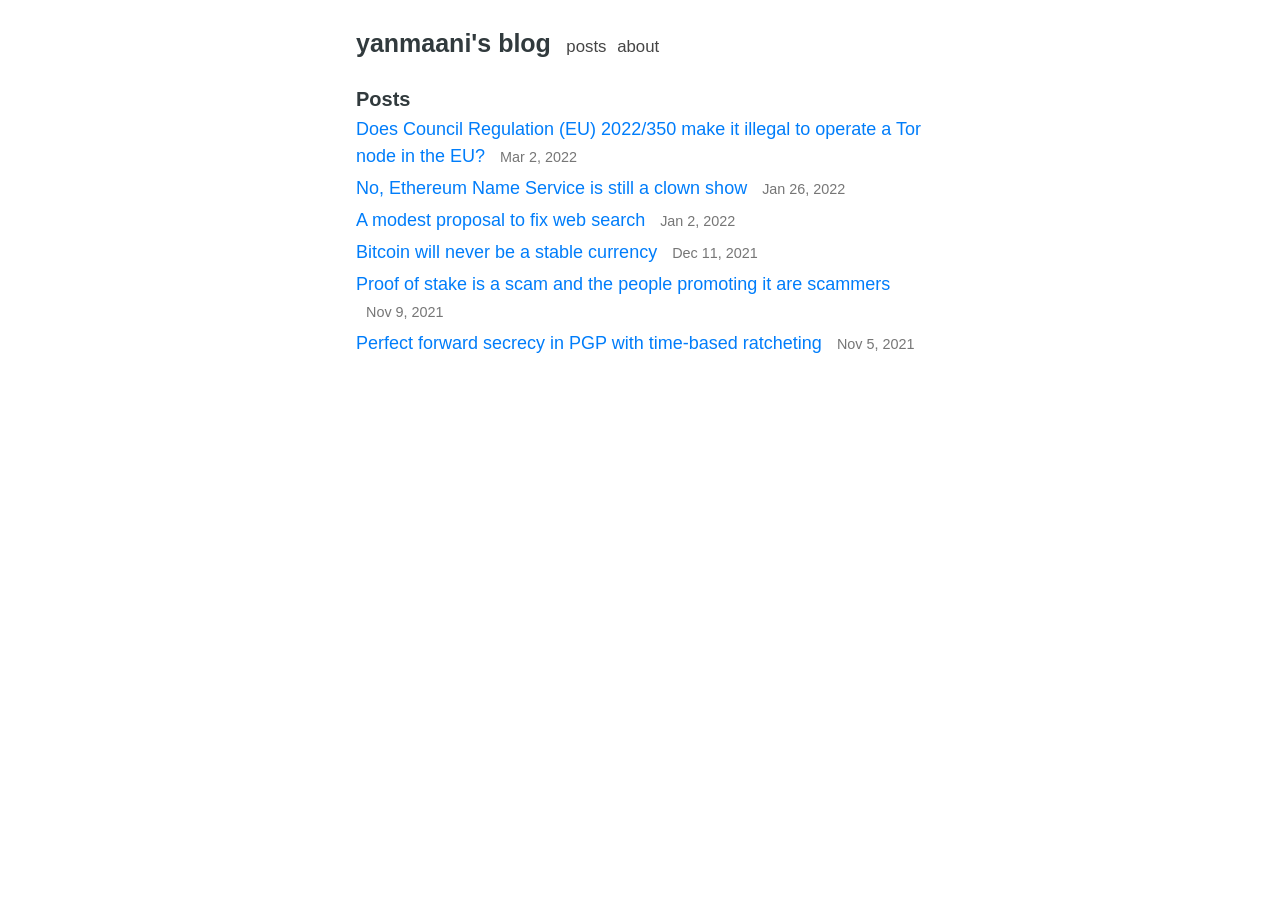
<file: posts/index.html>
<!DOCTYPE html>
<html><head>
    <meta charset="utf-8">
    <meta name="viewport" content="width=device-width, initial-scale=1.0">
    <meta name="description" content="Blog.">
    
    <link rel="shortcut icon" href="/favicon.ico">
    <link rel="alternate" type="application/rss+xml" href="/posts/index.xml" title="yanmaani's blog">
    
    <link rel="stylesheet" href="/css/style.min.css">

    <title>Posts</title>
</head>
<body><header id="banner">
    <h2><a href="/">yanmaani&#39;s blog</a></h2>
    <nav>
        <ul>
            <li>
                <a href="/" title="posts">posts</a>
            </li><li>
                <a href="/about/" title="about">about</a>
            </li>
        </ul>
    </nav>
</header>
<main id="content"><h3>Posts</h3>
<ul id="posts">
    <li>
    <a href="/does-council-regulation-eu-2022/350-make-it-illegal-to-operate-a-tor-node-in-the-eu/">
        Does Council Regulation (EU) 2022/350 make it illegal to operate a Tor node in the EU?
        <small><time>Mar 2, 2022</time></small>
    </a>
</li>

    <li>
    <a href="/no-ethereum-name-service-is-still-a-clown-show/">
        No, Ethereum Name Service is still a clown show
        <small><time>Jan 26, 2022</time></small>
    </a>
</li>

    <li>
    <a href="/a-modest-proposal-to-fix-web-search/">
        A modest proposal to fix web search
        <small><time>Jan 2, 2022</time></small>
    </a>
</li>

    <li>
    <a href="/bitcoin-will-never-be-a-stable-currency/">
        Bitcoin will never be a stable currency
        <small><time>Dec 11, 2021</time></small>
    </a>
</li>

    <li>
    <a href="/proof-of-stake-is-a-scam-and-the-people-promoting-it-are-scammers/">
        Proof of stake is a scam and the people promoting it are scammers
        <small><time>Nov 9, 2021</time></small>
    </a>
</li>

    <li>
    <a href="/perfect-forward-secrecy-in-pgp-with-time-based-ratcheting/">
        Perfect forward secrecy in PGP with time-based ratcheting
        <small><time>Nov 5, 2021</time></small>
    </a>
</li>

</ul>

        </main><footer id="footer">
    
</footer>
</body>
</html>
</file>
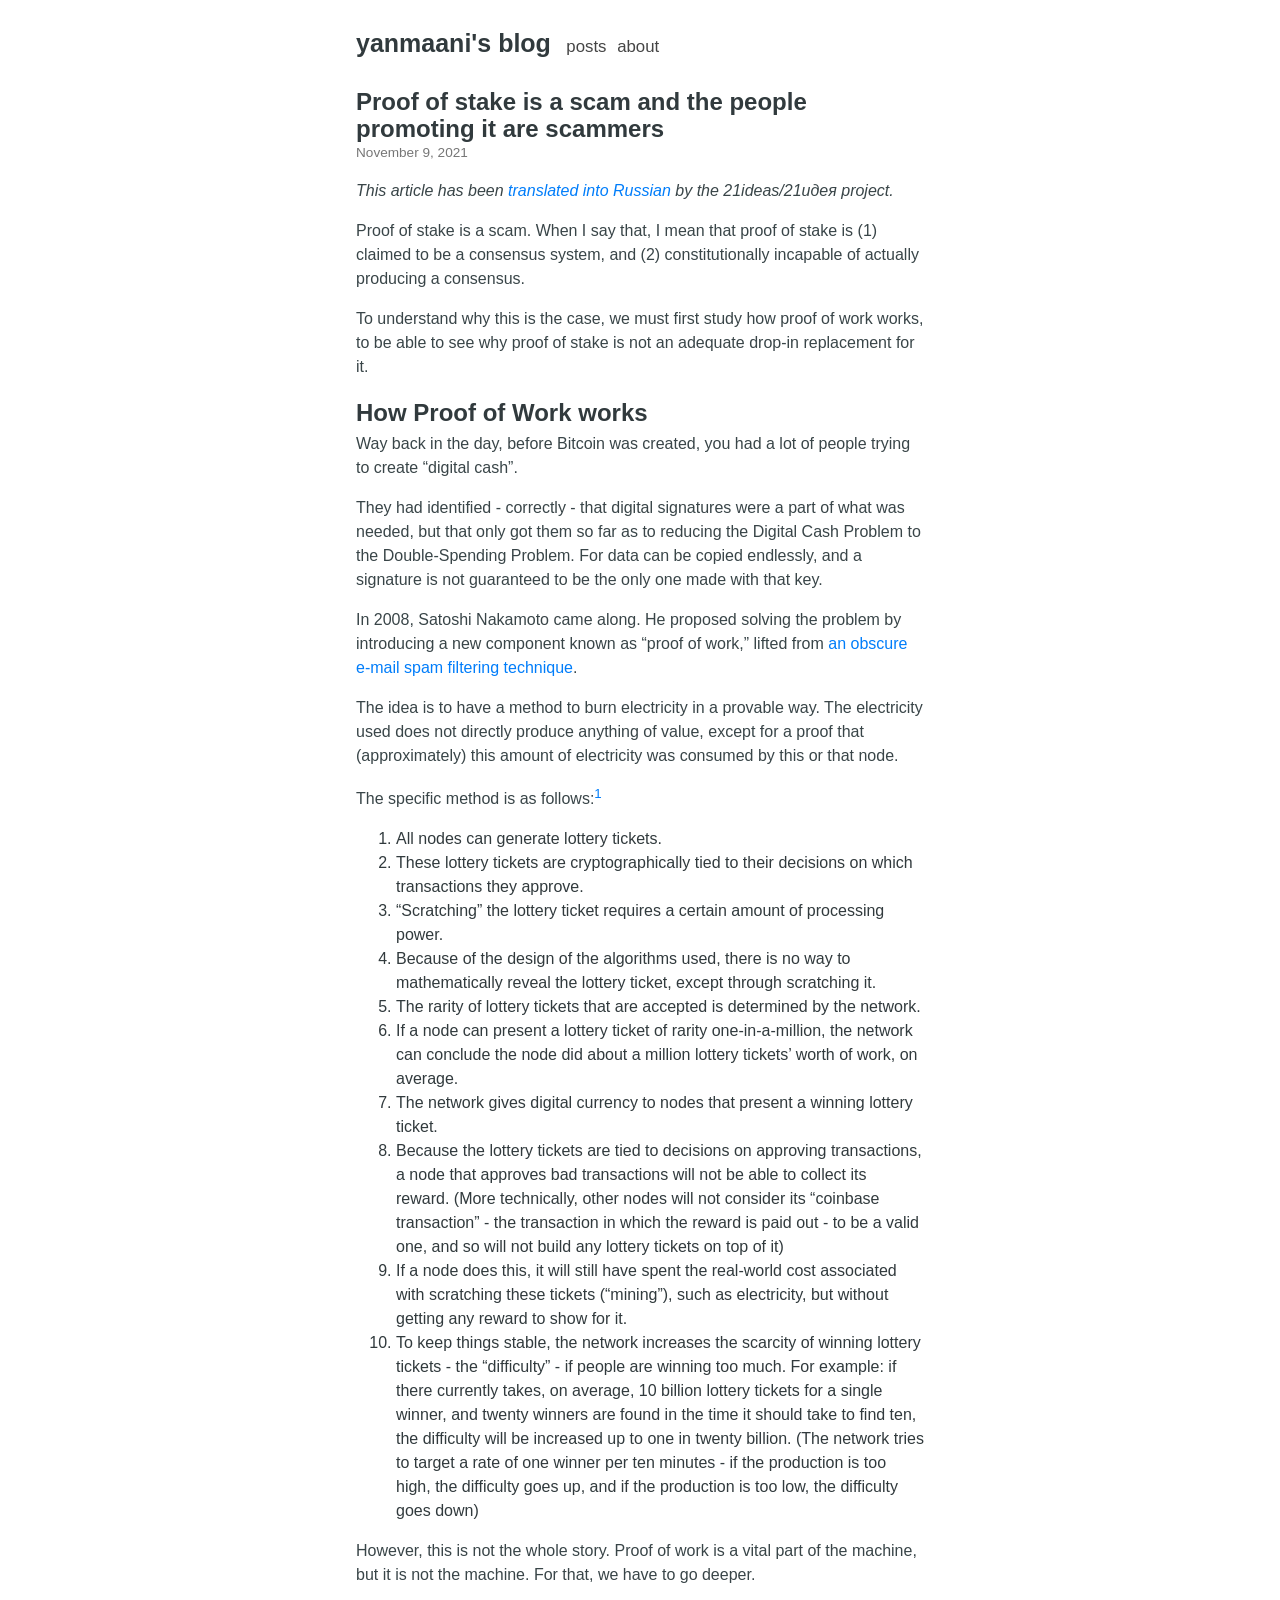
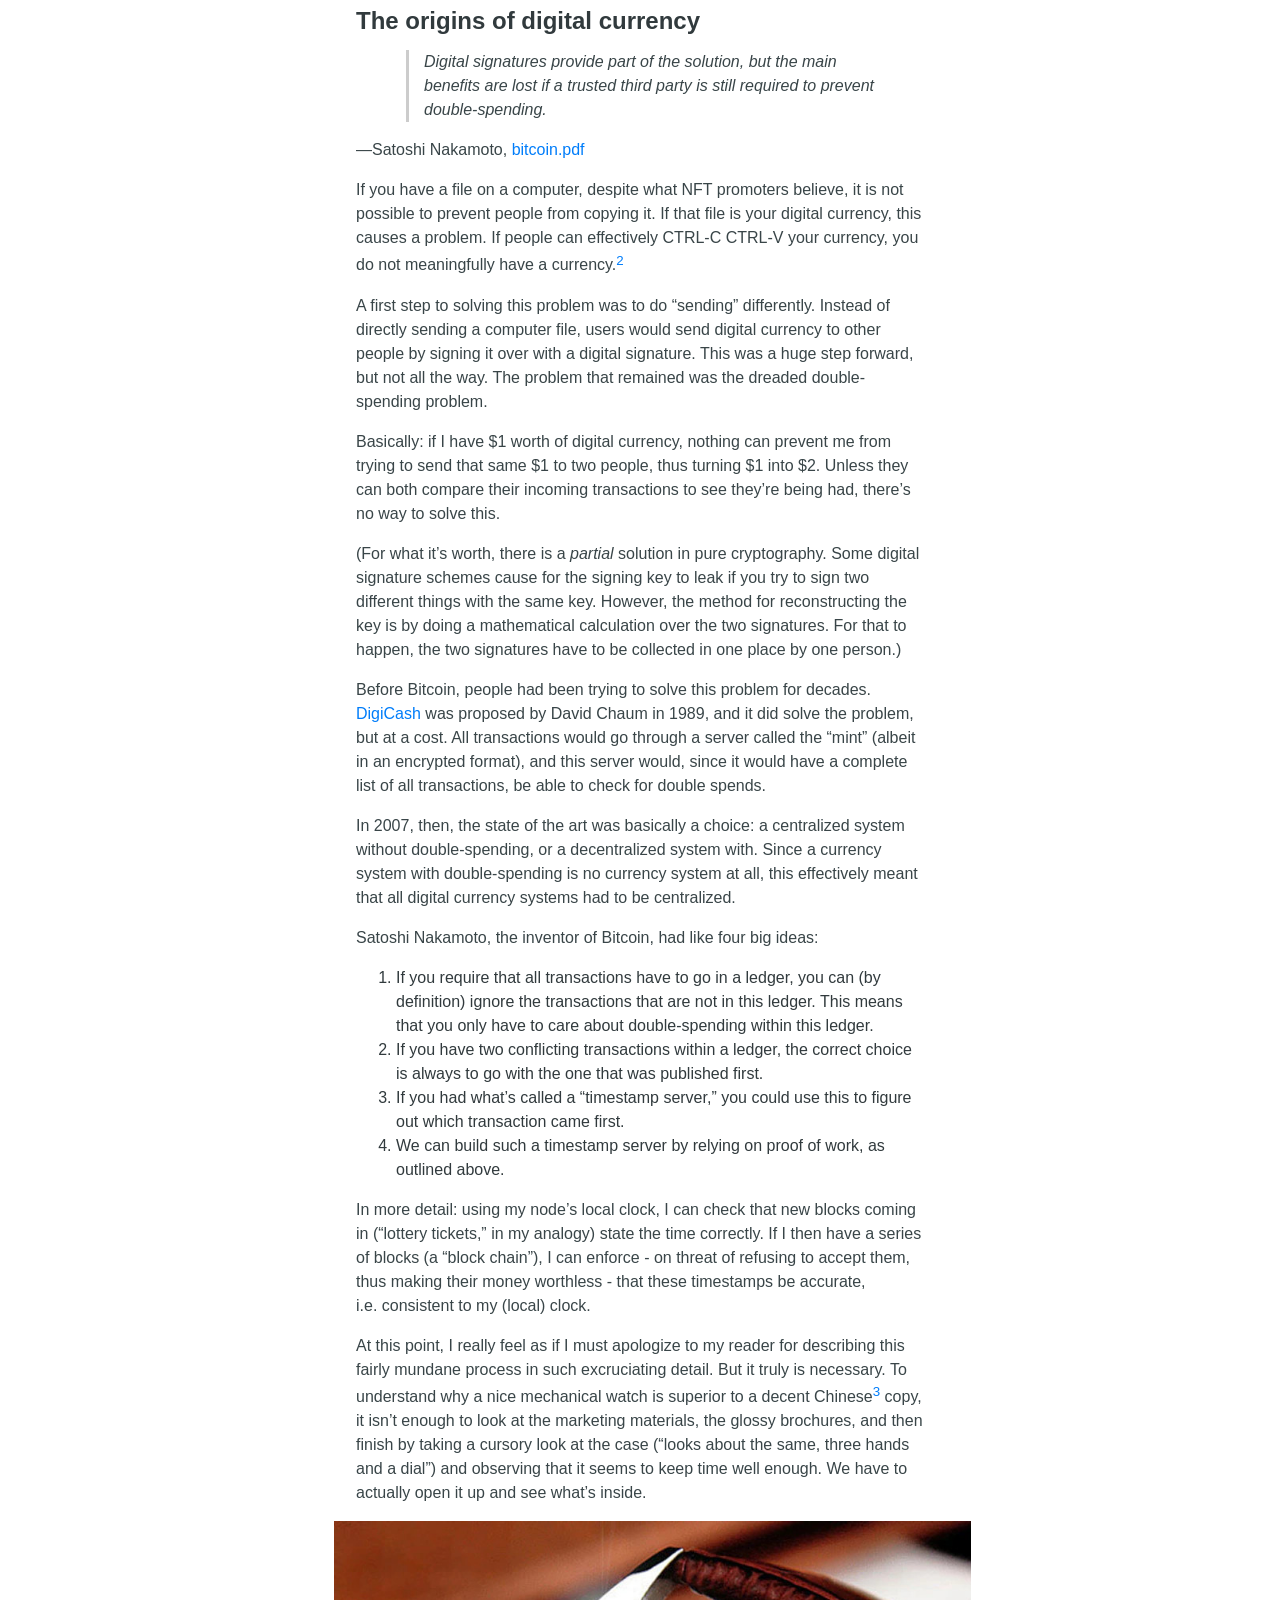
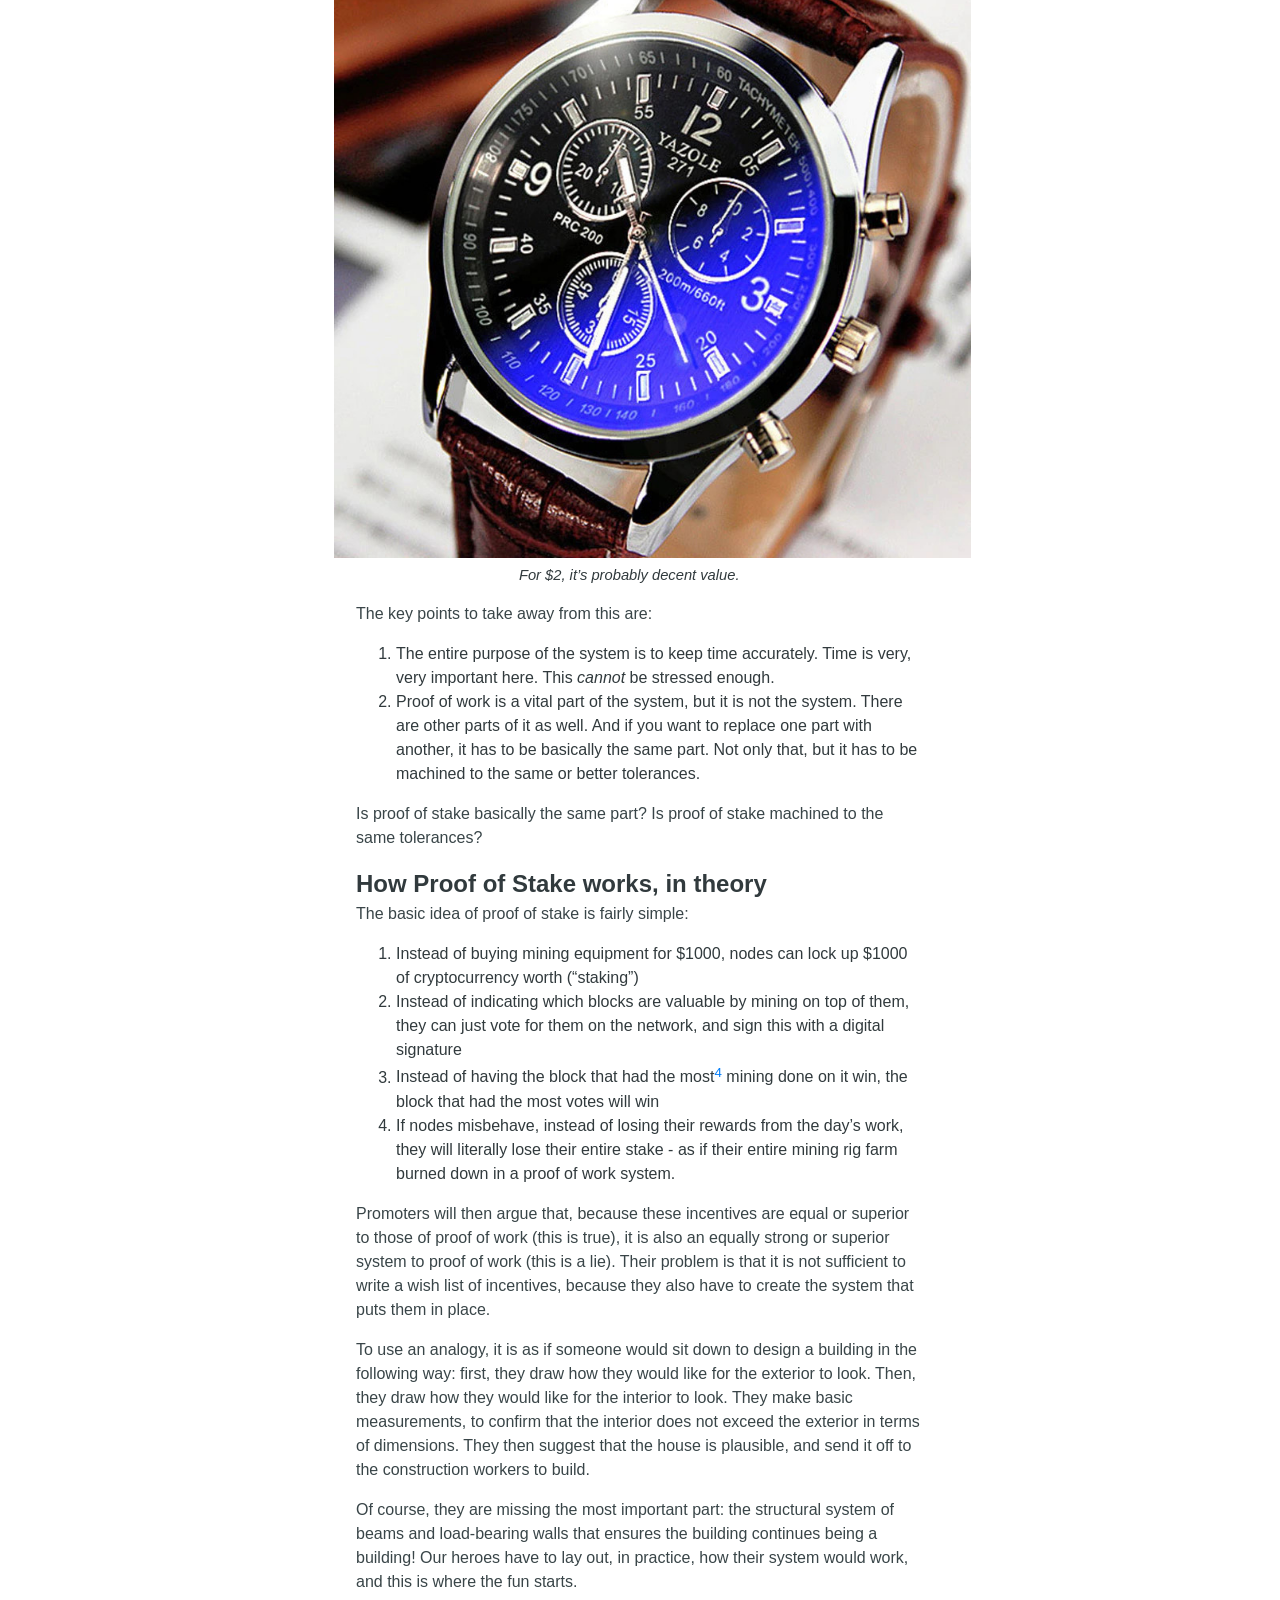
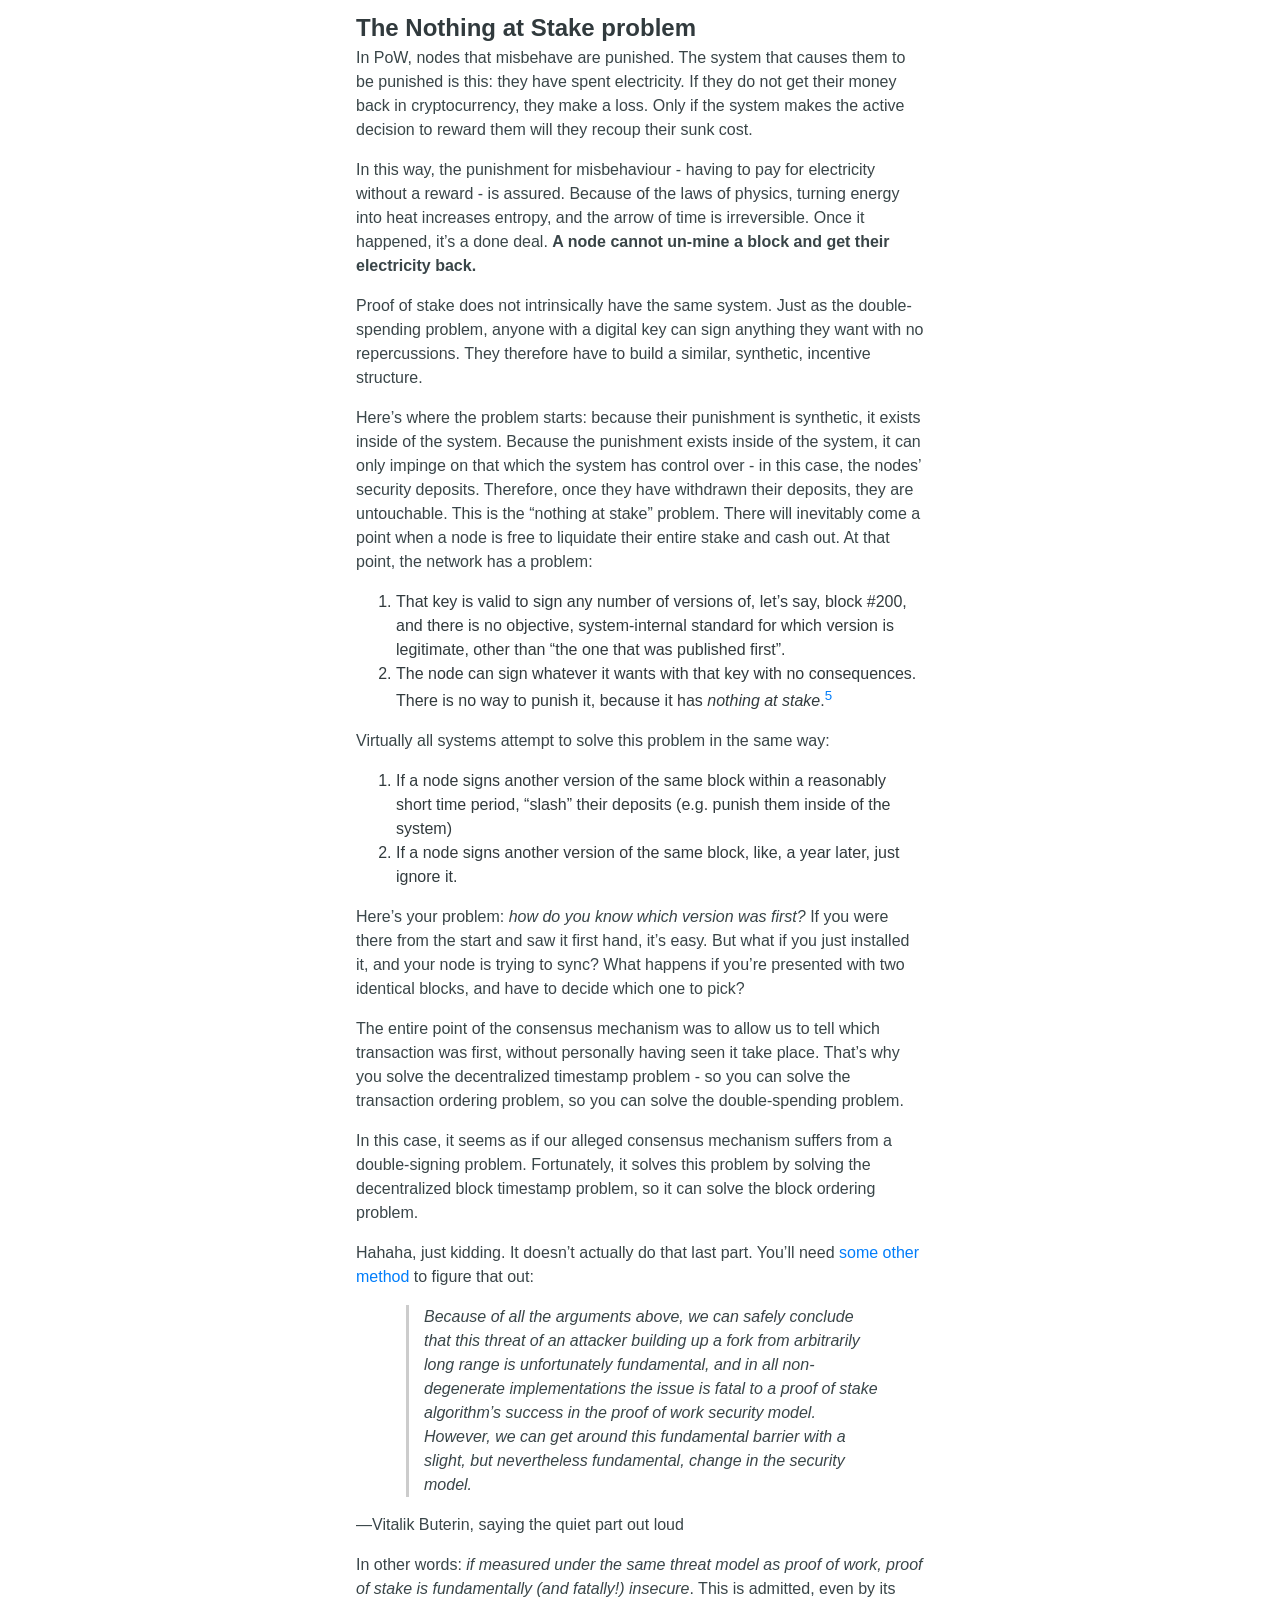
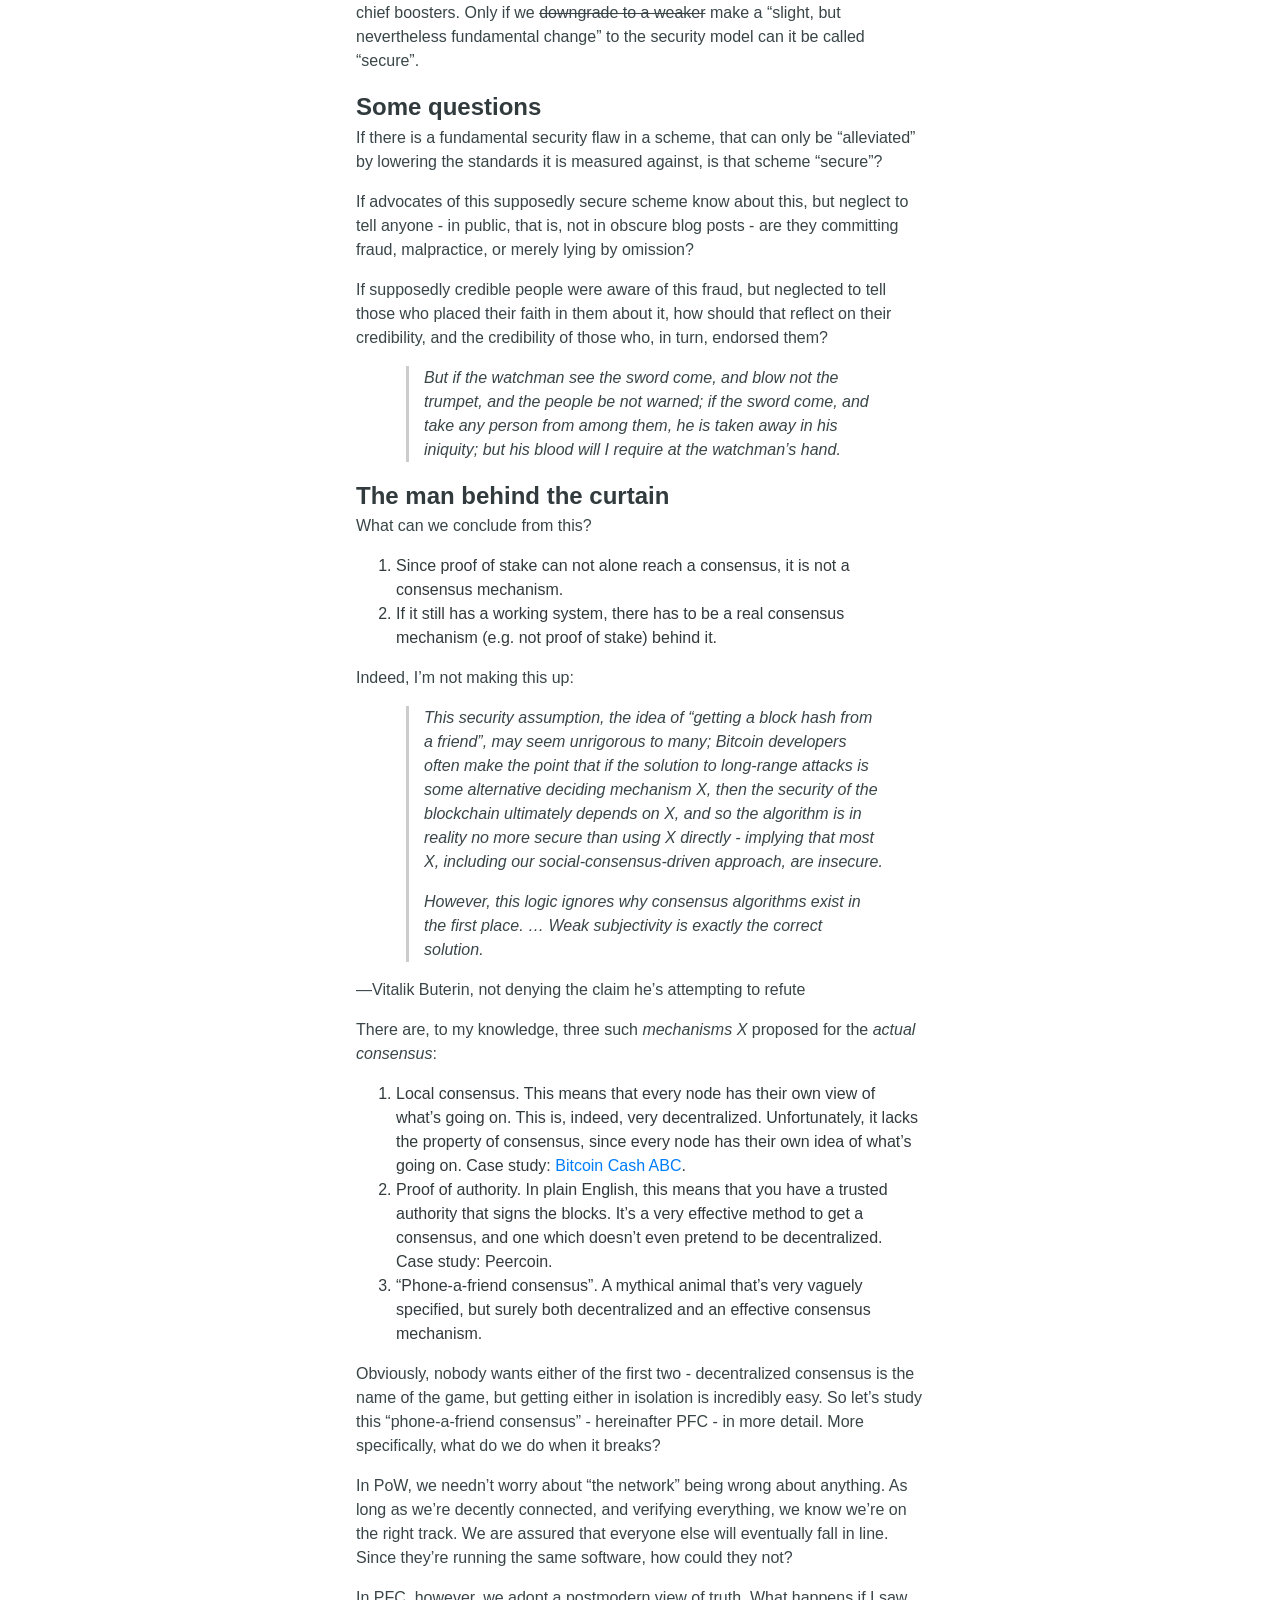
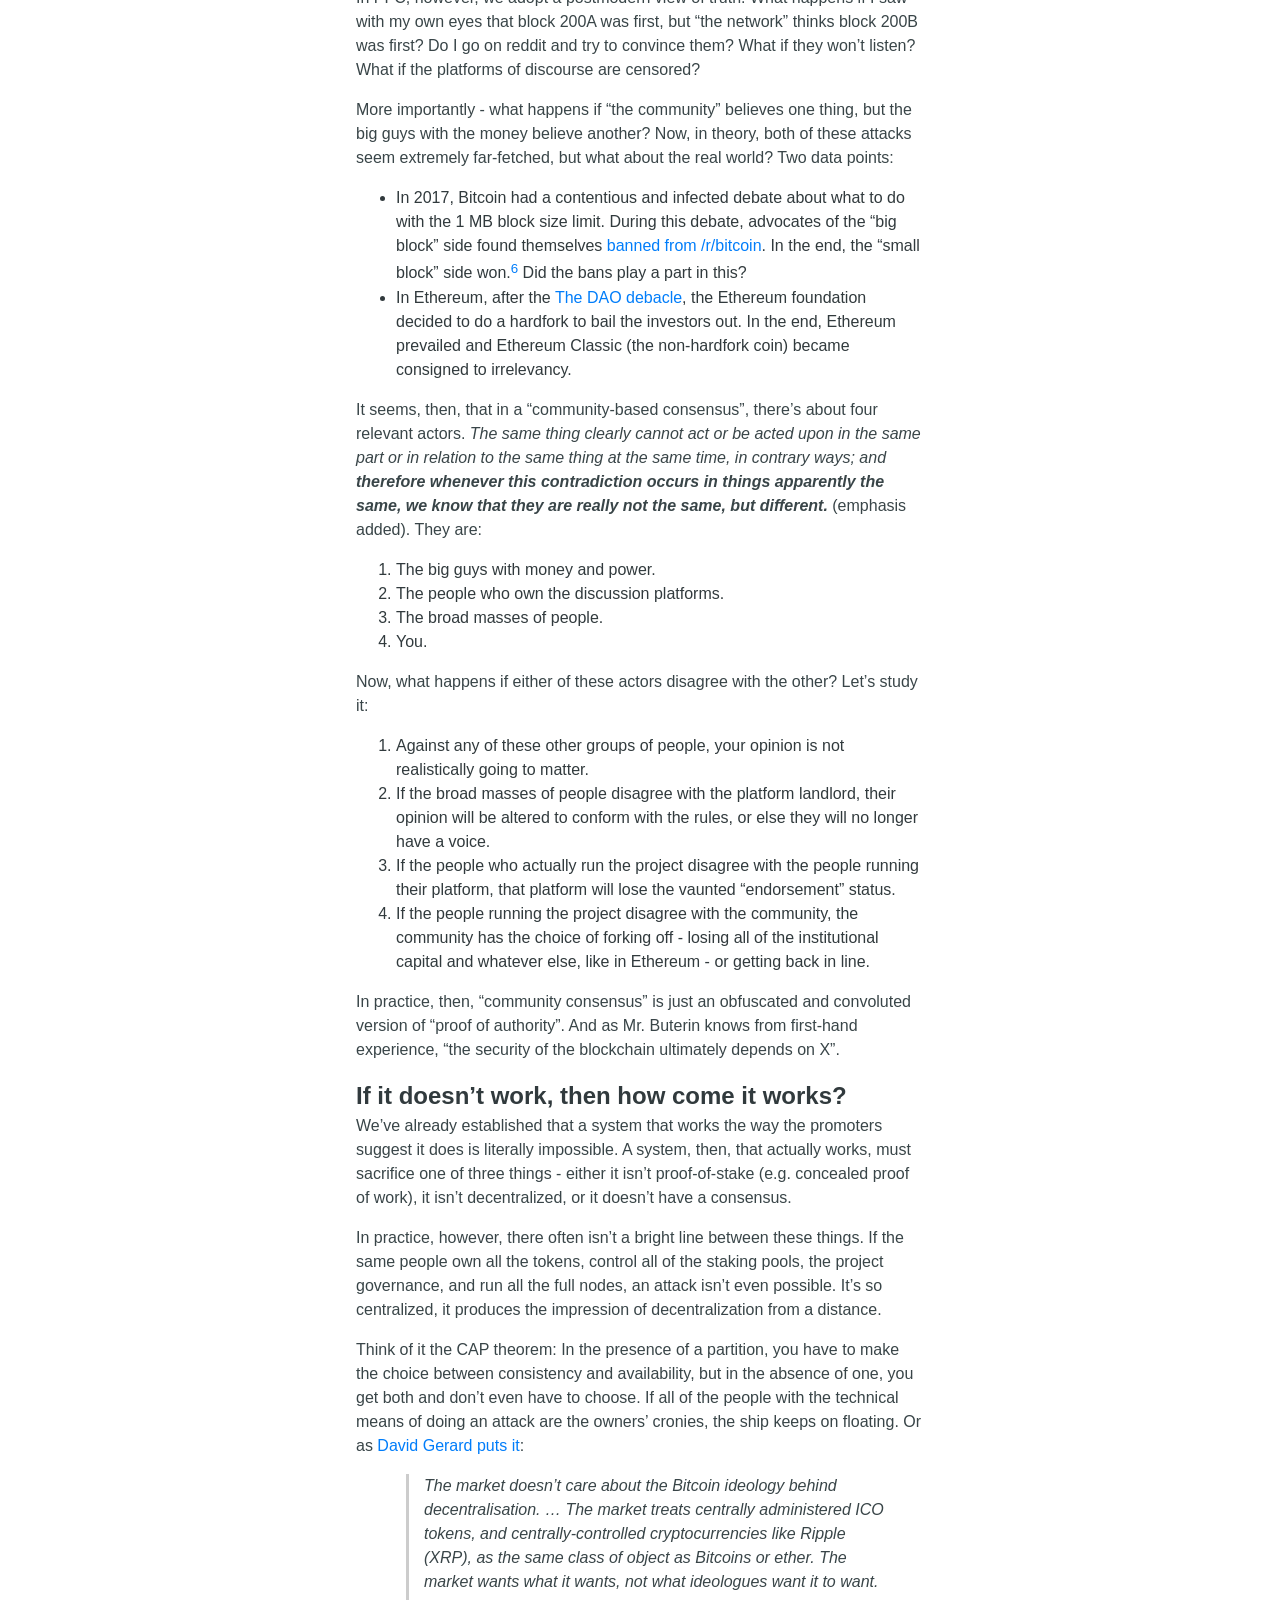
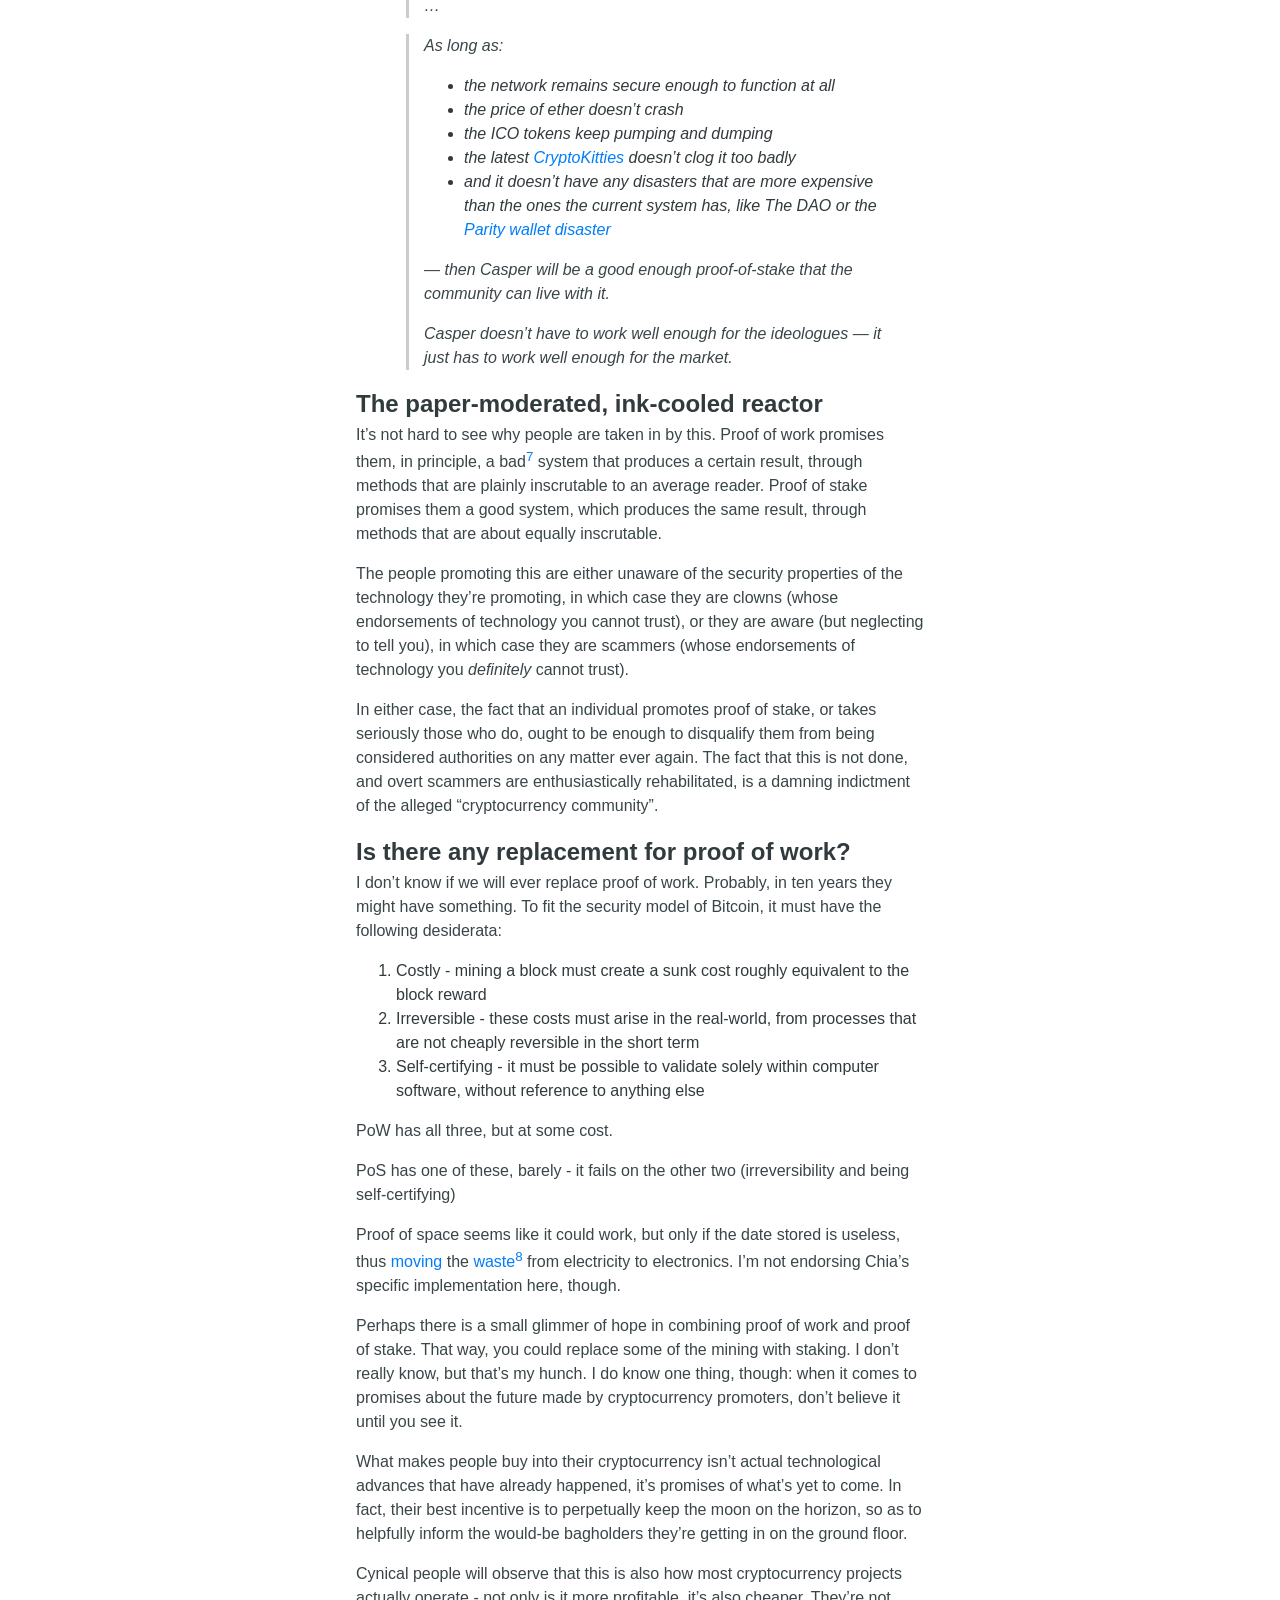
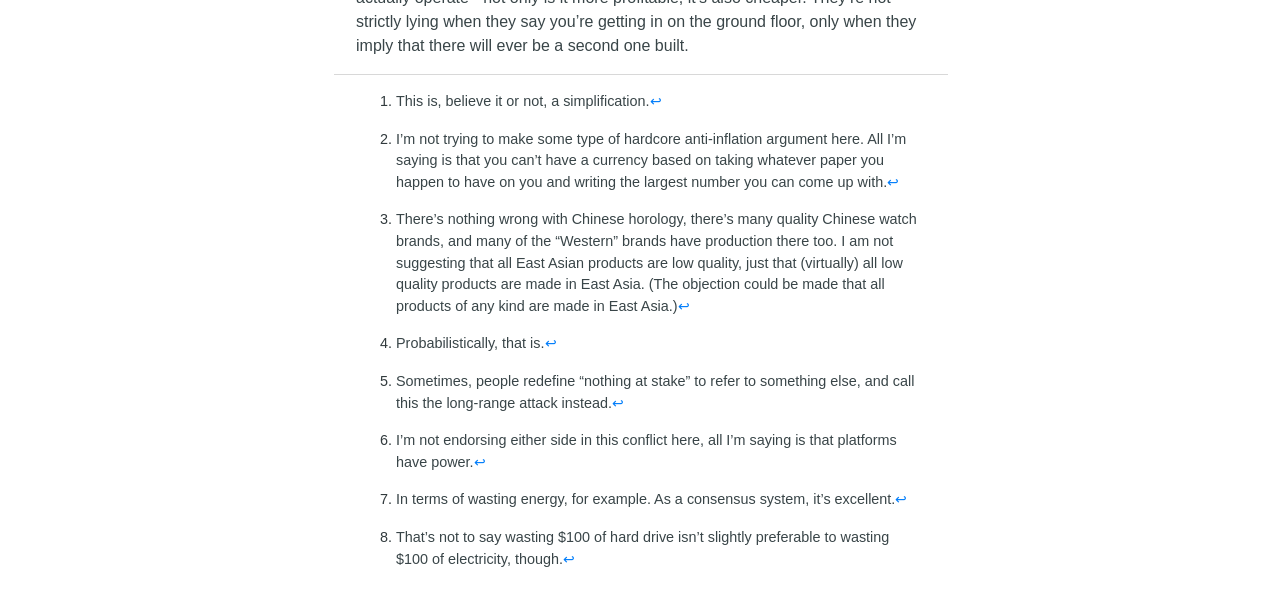
<file: proof-of-stake-is-a-scam-and-the-people-promoting-it-are-scammers/index.html>
<!DOCTYPE html>
<html><head>
    <meta charset="utf-8">
    <meta name="viewport" content="width=device-width, initial-scale=1.0">
    <meta name="description" content="Blog.">
    
    <link rel="shortcut icon" href="/favicon.ico">
    
    <link rel="stylesheet" href="/css/style.min.css">

    <title>Proof of stake is a scam and the people promoting it are scammers</title>
</head>
<body><header id="banner">
    <h2><a href="/">yanmaani&#39;s blog</a></h2>
    <nav>
        <ul>
            <li>
                <a href="/" title="posts">posts</a>
            </li><li>
                <a href="/about/" title="about">about</a>
            </li>
        </ul>
    </nav>
</header>
<main id="content">
<article>
    <header id="post-header">
        <h1>Proof of stake is a scam and the people promoting it are scammers</h1>
            <div>
                <time>November 9, 2021</time>
                </div>
    </header><p><em>This article has been <a href="https://www.21ideas.org/theory-protocol-pos-is-a-scam/">translated into Russian</a> by the 21ideas/21идея project.</em></p>
<p>Proof of stake is a scam. When I say that, I mean that proof of stake is (1) claimed to be a consensus system, and (2) constitutionally incapable of actually producing a consensus.</p>
<p>To understand why this is the case, we must first study how proof of work works, to be able to see why proof of stake is not an adequate drop-in replacement for it.</p>
<h2 id="how-proof-of-work-works">How Proof of Work works</h2>
<p>Way back in the day, before Bitcoin was created, you had a lot of people trying to create “digital cash”.</p>
<p>They had identified - correctly - that digital signatures were a part of what was needed, but that only got them so far as to reducing the Digital Cash Problem to the Double-Spending Problem. For data can be copied endlessly, and a signature is not guaranteed to be the only one made with that key.</p>
<p>In 2008, Satoshi Nakamoto came along. He proposed solving the problem by introducing a new component known as “proof of work,” lifted from <a href="http://www.hashcash.org/papers/hashcash.pdf">an obscure e-mail spam filtering technique</a>.</p>
<p>The idea is to have a method to burn electricity in a provable way. The electricity used does not directly produce anything of value, except for a proof that (approximately) this amount of electricity was consumed by this or that node.</p>
<p>The specific method is as follows:<a href="#fn1" class="footnote-ref" id="fnref1" role="doc-noteref"><sup>1</sup></a></p>
<ol type="1">
<li>All nodes can generate lottery tickets.</li>
<li>These lottery tickets are cryptographically tied to their decisions on which transactions they approve.</li>
<li>“Scratching” the lottery ticket requires a certain amount of processing power.</li>
<li>Because of the design of the algorithms used, there is no way to mathematically reveal the lottery ticket, except through scratching it.</li>
<li>The rarity of lottery tickets that are accepted is determined by the network.</li>
<li>If a node can present a lottery ticket of rarity one-in-a-million, the network can conclude the node did about a million lottery tickets’ worth of work, on average.</li>
<li>The network gives digital currency to nodes that present a winning lottery ticket.</li>
<li>Because the lottery tickets are tied to decisions on approving transactions, a node that approves bad transactions will not be able to collect its reward. (More technically, other nodes will not consider its “coinbase transaction” - the transaction in which the reward is paid out - to be a valid one, and so will not build any lottery tickets on top of it)</li>
<li>If a node does this, it will still have spent the real-world cost associated with scratching these tickets (“mining”), such as electricity, but without getting any reward to show for it.</li>
<li>To keep things stable, the network increases the scarcity of winning lottery tickets - the “difficulty” - if people are winning too much. For example: if there currently takes, on average, 10 billion lottery tickets for a single winner, and twenty winners are found in the time it should take to find ten, the difficulty will be increased up to one in twenty billion. (The network tries to target a rate of one winner per ten minutes - if the production is too high, the difficulty goes up, and if the production is too low, the difficulty goes down)</li>
</ol>
<p>However, this is not the whole story. Proof of work is a vital part of the machine, but it is not the machine. For that, we have to go deeper.</p>
<h2 id="the-origins-of-digital-currency">The origins of digital currency</h2>
<blockquote>
<p>Digital signatures provide part of the solution, but the main benefits are lost if a trusted third party is still required to prevent double-spending.</p>
</blockquote>
<p>—Satoshi Nakamoto, <a href="https://bitcoin.org/bitcoin.pdf">bitcoin.pdf</a></p>
<p>If you have a file on a computer, despite what NFT promoters believe, it is not possible to prevent people from copying it. If that file is your digital currency, this causes a problem. If people can effectively CTRL-C CTRL-V your currency, you do not meaningfully have a currency.<a href="#fn2" class="footnote-ref" id="fnref2" role="doc-noteref"><sup>2</sup></a></p>
<p>A first step to solving this problem was to do “sending” differently. Instead of directly sending a computer file, users would send digital currency to other people by signing it over with a digital signature. This was a huge step forward, but not all the way. The problem that remained was the dreaded double-spending problem.</p>
<p>Basically: if I have $1 worth of digital currency, nothing can prevent me from trying to send that same $1 to two people, thus turning $1 into $2. Unless they can both compare their incoming transactions to see they’re being had, there’s no way to solve this.</p>
<p>(For what it’s worth, there is a <em>partial</em> solution in pure cryptography. Some digital signature schemes cause for the signing key to leak if you try to sign two different things with the same key. However, the method for reconstructing the key is by doing a mathematical calculation over the two signatures. For that to happen, the two signatures have to be collected in one place by one person.)</p>
<p>Before Bitcoin, people had been trying to solve this problem for decades. <a href="https://en.wikipedia.org/wiki/DigiCash">DigiCash</a> was proposed by David Chaum in 1989, and it did solve the problem, but at a cost. All transactions would go through a server called the “mint” (albeit in an encrypted format), and this server would, since it would have a complete list of all transactions, be able to check for double spends.</p>
<p>In 2007, then, the state of the art was basically a choice: a centralized system without double-spending, or a decentralized system with. Since a currency system with double-spending is no currency system at all, this effectively meant that all digital currency systems had to be centralized.</p>
<p>Satoshi Nakamoto, the inventor of Bitcoin, had like four big ideas:</p>
<ol type="1">
<li>If you require that all transactions have to go in a ledger, you can (by definition) ignore the transactions that are not in this ledger. This means that you only have to care about double-spending within this ledger.</li>
<li>If you have two conflicting transactions within a ledger, the correct choice is always to go with the one that was published first.</li>
<li>If you had what’s called a “timestamp server,” you could use this to figure out which transaction came first.</li>
<li>We can build such a timestamp server by relying on proof of work, as outlined above.</li>
</ol>
<p>In more detail: using my node’s local clock, I can check that new blocks coming in (“lottery tickets,” in my analogy) state the time correctly. If I then have a series of blocks (a “block chain”), I can enforce - on threat of refusing to accept them, thus making their money worthless - that these timestamps be accurate, i.e. consistent to my (local) clock.</p>
<p>At this point, I really feel as if I must apologize to my reader for describing this fairly mundane process in such excruciating detail. But it truly is necessary. To understand why a nice mechanical watch is superior to a decent Chinese<a href="#fn3" class="footnote-ref" id="fnref3" role="doc-noteref"><sup>3</sup></a> copy, it isn’t enough to look at the marketing materials, the glossy brochures, and then finish by taking a cursory look at the case (“looks about the same, three hands and a dial”) and observing that it seems to keep time well enough. We have to actually open it up and see what’s inside.</p>
<figure>
<img src="/yazole.jpg" title="A cheap &quot;YAZOLE&quot;-brand aviator-style watch" alt="" /><figcaption>For $2, it’s probably decent value.</figcaption>
</figure>
<p>The key points to take away from this are:</p>
<ol type="1">
<li>The entire purpose of the system is to keep time accurately. Time is very, very important here. This <em>cannot</em> be stressed enough.</li>
<li>Proof of work is a vital part of the system, but it is not the system. There are other parts of it as well. And if you want to replace one part with another, it has to be basically the same part. Not only that, but it has to be machined to the same or better tolerances.</li>
</ol>
<p>Is proof of stake basically the same part? Is proof of stake machined to the same tolerances?</p>
<h2 id="how-proof-of-stake-works-in-theory">How Proof of Stake works, in theory</h2>
<p>The basic idea of proof of stake is fairly simple:</p>
<ol type="1">
<li>Instead of buying mining equipment for $1000, nodes can lock up $1000 of cryptocurrency worth (“staking”)</li>
<li>Instead of indicating which blocks are valuable by mining on top of them, they can just vote for them on the network, and sign this with a digital signature</li>
<li>Instead of having the block that had the most<a href="#fn4" class="footnote-ref" id="fnref4" role="doc-noteref"><sup>4</sup></a> mining done on it win, the block that had the most votes will win</li>
<li>If nodes misbehave, instead of losing their rewards from the day’s work, they will literally lose their entire stake - as if their entire mining rig farm burned down in a proof of work system.</li>
</ol>
<p>Promoters will then argue that, because these incentives are equal or superior to those of proof of work (this is true), it is also an equally strong or superior system to proof of work (this is a lie). Their problem is that it is not sufficient to write a wish list of incentives, because they also have to create the system that puts them in place.</p>
<p>To use an analogy, it is as if someone would sit down to design a building in the following way: first, they draw how they would like for the exterior to look. Then, they draw how they would like for the interior to look. They make basic measurements, to confirm that the interior does not exceed the exterior in terms of dimensions. They then suggest that the house is plausible, and send it off to the construction workers to build.</p>
<p>Of course, they are missing the most important part: the structural system of beams and load-bearing walls that ensures the building continues being a building! Our heroes have to lay out, in practice, how their system would work, and this is where the fun starts.</p>
<h2 id="the-nothing-at-stake-problem">The Nothing at Stake problem</h2>
<p>In PoW, nodes that misbehave are punished. The system that causes them to be punished is this: they have spent electricity. If they do not get their money back in cryptocurrency, they make a loss. Only if the system makes the active decision to reward them will they recoup their sunk cost.</p>
<p>In this way, the punishment for misbehaviour - having to pay for electricity without a reward - is assured. Because of the laws of physics, turning energy into heat increases entropy, and the arrow of time is irreversible. Once it happened, it’s a done deal. <strong>A node cannot un-mine a block and get their electricity back.</strong></p>
<p>Proof of stake does not intrinsically have the same system. Just as the double-spending problem, anyone with a digital key can sign anything they want with no repercussions. They therefore have to build a similar, synthetic, incentive structure.</p>
<p>Here’s where the problem starts: because their punishment is synthetic, it exists inside of the system. Because the punishment exists inside of the system, it can only impinge on that which the system has control over - in this case, the nodes’ security deposits. Therefore, once they have withdrawn their deposits, they are untouchable. This is the “nothing at stake” problem. There will inevitably come a point when a node is free to liquidate their entire stake and cash out. At that point, the network has a problem:</p>
<ol type="1">
<li>That key is valid to sign any number of versions of, let’s say, block #200, and there is no objective, system-internal standard for which version is legitimate, other than “the one that was published first”.</li>
<li>The node can sign whatever it wants with that key with no consequences. There is no way to punish it, because it has <em>nothing at stake</em>.<a href="#fn5" class="footnote-ref" id="fnref5" role="doc-noteref"><sup>5</sup></a></li>
</ol>
<p>Virtually all systems attempt to solve this problem in the same way:</p>
<ol type="1">
<li>If a node signs another version of the same block within a reasonably short time period, “slash” their deposits (e.g. punish them inside of the system)</li>
<li>If a node signs another version of the same block, like, a year later, just ignore it.</li>
</ol>
<p>Here’s your problem: <em>how do you know which version was first?</em> If you were there from the start and saw it first hand, it’s easy. But what if you just installed it, and your node is trying to sync? What happens if you’re presented with two identical blocks, and have to decide which one to pick?</p>
<p>The entire point of the consensus mechanism was to allow us to tell which transaction was first, without personally having seen it take place. That’s why you solve the decentralized timestamp problem - so you can solve the transaction ordering problem, so you can solve the double-spending problem.</p>
<p>In this case, it seems as if our alleged consensus mechanism suffers from a double-signing problem. Fortunately, it solves this problem by solving the decentralized block timestamp problem, so it can solve the block ordering problem.</p>
<p>Hahaha, just kidding. It doesn’t actually do that last part. You’ll need <a href="https://blog.ethereum.org/2014/11/25/proof-stake-learned-love-weak-subjectivity/">some other method</a> to figure that out:</p>
<blockquote>
<p>Because of all the arguments above, we can safely conclude that this threat of an attacker building up a fork from arbitrarily long range is unfortunately fundamental, and in all non-degenerate implementations the issue is fatal to a proof of stake algorithm’s success in the proof of work security model. However, we can get around this fundamental barrier with a slight, but nevertheless fundamental, change in the security model.</p>
</blockquote>
<p>—Vitalik Buterin, saying the quiet part out loud</p>
<p>In other words: <em>if measured under the same threat model as proof of work, proof of stake is fundamentally (and fatally!) insecure</em>. This is admitted, even by its chief boosters. Only if we <del>downgrade to a weaker</del> make a “slight, but nevertheless fundamental change” to the security model can it be called “secure”.</p>
<h2 id="some-questions">Some questions</h2>
<p>If there is a fundamental security flaw in a scheme, that can only be “alleviated” by lowering the standards it is measured against, is that scheme “secure”?</p>
<p>If advocates of this supposedly secure scheme know about this, but neglect to tell anyone - in public, that is, not in obscure blog posts - are they committing fraud, malpractice, or merely lying by omission?</p>
<p>If supposedly credible people were aware of this fraud, but neglected to tell those who placed their faith in them about it, how should that reflect on their credibility, and the credibility of those who, in turn, endorsed them?</p>
<blockquote>
<p>But if the watchman see the sword come, and blow not the trumpet, and the people be not warned; if the sword come, and take any person from among them, he is taken away in his iniquity; but his blood will I require at the watchman’s hand.</p>
</blockquote>
<h2 id="the-man-behind-the-curtain">The man behind the curtain</h2>
<p>What can we conclude from this?</p>
<ol type="1">
<li>Since proof of stake can not alone reach a consensus, it is not a consensus mechanism.</li>
<li>If it still has a working system, there has to be a real consensus mechanism (e.g. not proof of stake) behind it.</li>
</ol>
<p>Indeed, I’m not making this up:</p>
<blockquote>
<p>This security assumption, the idea of “getting a block hash from a friend”, may seem unrigorous to many; Bitcoin developers often make the point that if the solution to long-range attacks is some alternative deciding mechanism X, then the security of the blockchain ultimately depends on X, and so the algorithm is in reality no more secure than using X directly - implying that most X, including our social-consensus-driven approach, are insecure.</p>
<p>However, this logic ignores why consensus algorithms exist in the first place. … Weak subjectivity is exactly the correct solution.</p>
</blockquote>
<p>—Vitalik Buterin, not denying the claim he’s attempting to refute</p>
<p>There are, to my knowledge, three such <em>mechanisms X</em> proposed for the <em>actual consensus</em>:</p>
<ol type="1">
<li>Local consensus. This means that every node has their own view of what’s going on. This is, indeed, very decentralized. Unfortunately, it lacks the property of consensus, since every node has their own idea of what’s going on. Case study: <a href="https://blog.bitmex.com/bitcoin-cash-abcs-rolling-10-block-checkpoints/">Bitcoin Cash ABC</a>.</li>
<li>Proof of authority. In plain English, this means that you have a trusted authority that signs the blocks. It’s a very effective method to get a consensus, and one which doesn’t even pretend to be decentralized. Case study: Peercoin.</li>
<li>“Phone-a-friend consensus”. A mythical animal that’s very vaguely specified, but surely both decentralized and an effective consensus mechanism.</li>
</ol>
<p>Obviously, nobody wants either of the first two - decentralized consensus is the name of the game, but getting either in isolation is incredibly easy. So let’s study this “phone-a-friend consensus” - hereinafter PFC - in more detail. More specifically, what do we do when it breaks?</p>
<p>In PoW, we needn’t worry about “the network” being wrong about anything. As long as we’re decently connected, and verifying everything, we know we’re on the right track. We are assured that everyone else will eventually fall in line. Since they’re running the same software, how could they not?</p>
<p>In PFC, however, we adopt a postmodern view of truth. What happens if I saw with my own eyes that block 200A was first, but “the network” thinks block 200B was first? Do I go on reddit and try to convince them? What if they won’t listen? What if the platforms of discourse are censored?</p>
<p>More importantly - what happens if “the community” believes one thing, but the big guys with the money believe another? Now, in theory, both of these attacks seem extremely far-fetched, but what about the real world? Two data points:</p>
<ul>
<li>In 2017, Bitcoin had a contentious and infected debate about what to do with the 1 MB block size limit. During this debate, advocates of the “big block” side found themselves <a href="https://medium.com/@johnblocke/a-brief-and-incomplete-history-of-censorship-in-r-bitcoin-c85a290fe43">banned from /r/bitcoin</a>. In the end, the “small block” side won.<a href="#fn6" class="footnote-ref" id="fnref6" role="doc-noteref"><sup>6</sup></a> Did the bans play a part in this?</li>
<li>In Ethereum, after the <a href="https://davidgerard.co.uk/blockchain/the-dao/">The DAO debacle</a>, the Ethereum foundation decided to do a hardfork to bail the investors out. In the end, Ethereum prevailed and Ethereum Classic (the non-hardfork coin) became consigned to irrelevancy.</li>
</ul>
<p>It seems, then, that in a “community-based consensus”, there’s about four relevant actors. <em>The same thing clearly cannot act or be acted upon in the same part or in relation to the same thing at the same time, in contrary ways; and <strong>therefore whenever this contradiction occurs in things apparently the same, we know that they are really not the same, but different.</strong></em> (emphasis added). They are:</p>
<ol type="1">
<li>The big guys with money and power.</li>
<li>The people who own the discussion platforms.</li>
<li>The broad masses of people.</li>
<li>You.</li>
</ol>
<p>Now, what happens if either of these actors disagree with the other? Let’s study it:</p>
<ol type="1">
<li>Against any of these other groups of people, your opinion is not realistically going to matter.</li>
<li>If the broad masses of people disagree with the platform landlord, their opinion will be altered to conform with the rules, or else they will no longer have a voice.</li>
<li>If the people who actually run the project disagree with the people running their platform, that platform will lose the vaunted “endorsement” status.</li>
<li>If the people running the project disagree with the community, the community has the choice of forking off - losing all of the institutional capital and whatever else, like in Ethereum - or getting back in line.</li>
</ol>
<p>In practice, then, “community consensus” is just an obfuscated and convoluted version of “proof of authority”. And as Mr. Buterin knows from first-hand experience, “the security of the blockchain ultimately depends on X”.</p>
<h2 id="if-it-doesnt-work-then-how-come-it-works">If it doesn’t work, then how come it works?</h2>
<p>We’ve already established that a system that works the way the promoters suggest it does is literally impossible. A system, then, that actually works, must sacrifice one of three things - either it isn’t proof-of-stake (e.g. concealed proof of work), it isn’t decentralized, or it doesn’t have a consensus.</p>
<p>In practice, however, there often isn’t a bright line between these things. If the same people own all the tokens, control all of the staking pools, the project governance, and run all the full nodes, an attack isn’t even possible. It’s so centralized, it produces the impression of decentralization from a distance.</p>
<p>Think of it the CAP theorem: In the presence of a partition, you have to make the choice between consistency and availability, but in the absence of one, you get both and don’t even have to choose. If all of the people with the technical means of doing an attack are the owners’ cronies, the ship keeps on floating. Or as <a href="https://davidgerard.co.uk/blockchain/2018/05/13/ethereum-casper-only-has-to-work-well-enough-worse-is-better-in-action/">David Gerard puts it</a>:</p>
<blockquote>
<p>The market doesn’t care about the Bitcoin ideology behind decentralisation. … The market treats centrally administered ICO tokens, and centrally-controlled cryptocurrencies like Ripple (XRP), as the same class of object as Bitcoins or ether. The market wants what it wants, not what ideologues want it to want. …</p>
</blockquote>
<blockquote>
<p>As long as:</p>
<ul>
<li>the network remains secure enough to function at all</li>
<li>the price of ether doesn’t crash</li>
<li>the ICO tokens keep pumping and dumping</li>
<li>the latest <a href="https://davidgerard.co.uk/blockchain/2018/04/21/news-14000-cryptokitties-to-kill-ethereum-history-of-earn-coms-pitato-ransomware-cryptographers-on-cryptocurrency/">CryptoKitties</a> doesn’t clog it too badly</li>
<li>and it doesn’t have any disasters that are more expensive than the ones the current system has, like The DAO or the <a href="https://davidgerard.co.uk/blockchain/2017/11/08/the-ethereum-parity-wallet-disaster-play-by-play/">Parity wallet disaster</a></li>
</ul>
<p>— then Casper will be a <em>good enough</em> proof-of-stake that the community can live with it.</p>
<p>Casper doesn’t have to work well enough for the ideologues — it just has to work well enough for the market.</p>
</blockquote>
<h2 id="the-paper-moderated-ink-cooled-reactor">The paper-moderated, ink-cooled reactor</h2>
<p>It’s not hard to see why people are taken in by this. Proof of work promises them, in principle, a bad<a href="#fn7" class="footnote-ref" id="fnref7" role="doc-noteref"><sup>7</sup></a> system that produces a certain result, through methods that are plainly inscrutable to an average reader. Proof of stake promises them a good system, which produces the same result, through methods that are about equally inscrutable.</p>
<p>The people promoting this are either unaware of the security properties of the technology they’re promoting, in which case they are clowns (whose endorsements of technology you cannot trust), or they are aware (but neglecting to tell you), in which case they are scammers (whose endorsements of technology you <em>definitely</em> cannot trust).</p>
<p>In either case, the fact that an individual promotes proof of stake, or takes seriously those who do, ought to be enough to disqualify them from being considered authorities on any matter ever again. The fact that this is not done, and overt scammers are enthusiastically rehabilitated, is a damning indictment of the alleged “cryptocurrency community”.</p>
<h2 id="is-there-any-replacement-for-proof-of-work">Is there any replacement for proof of work?</h2>
<p>I don’t know if we will ever replace proof of work. Probably, in ten years they might have something. To fit the security model of Bitcoin, it must have the following desiderata:</p>
<ol type="1">
<li>Costly - mining a block must create a sunk cost roughly equivalent to the block reward</li>
<li>Irreversible - these costs must arise in the real-world, from processes that are not cheaply reversible in the short term</li>
<li>Self-certifying - it must be possible to validate solely within computer software, without reference to anything else</li>
</ol>
<p>PoW has all three, but at some cost.</p>
<p>PoS has one of these, barely - it fails on the other two (irreversibility and being self-certifying)</p>
<p>Proof of space seems like it could work, but only if the date stored is useless, thus <a href="https://blog.dshr.org/2021/07/alternatives-to-proof-of-work.html">moving</a> the <a href="https://davidgerard.co.uk/blockchain/2021/05/22/news-everybody-hates-chia-defi100-rugpull-china-versus-mining-china-versus-crypto/">waste</a><a href="#fn8" class="footnote-ref" id="fnref8" role="doc-noteref"><sup>8</sup></a> from electricity to electronics. I’m not endorsing Chia’s specific implementation here, though.</p>
<p>Perhaps there is a small glimmer of hope in combining proof of work and proof of stake. That way, you could replace some of the mining with staking. I don’t really know, but that’s my hunch. I do know one thing, though: when it comes to promises about the future made by cryptocurrency promoters, don’t believe it until you see it.</p>
<p>What makes people buy into their cryptocurrency isn’t actual technological advances that have already happened, it’s promises of what’s yet to come. In fact, their best incentive is to perpetually keep the moon on the horizon, so as to helpfully inform the would-be bagholders they’re getting in on the ground floor.</p>
<p>Cynical people will observe that this is also how most cryptocurrency projects actually operate - not only is it more profitable, it’s also cheaper. They’re not strictly lying when they say you’re getting in on the ground floor, only when they imply that there will ever be a second one built.</p>
<section class="footnotes" role="doc-endnotes">
<hr />
<ol>
<li id="fn1" role="doc-endnote"><p>This is, believe it or not, a simplification.<a href="#fnref1" class="footnote-back" role="doc-backlink">↩︎</a></p></li>
<li id="fn2" role="doc-endnote"><p>I’m not trying to make some type of hardcore anti-inflation argument here. All I’m saying is that you can’t have a currency based on taking whatever paper you happen to have on you and writing the largest number you can come up with.<a href="#fnref2" class="footnote-back" role="doc-backlink">↩︎</a></p></li>
<li id="fn3" role="doc-endnote"><p>There’s nothing wrong with Chinese horology, there’s many quality Chinese watch brands, and many of the “Western” brands have production there too. I am not suggesting that all East Asian products are low quality, just that (virtually) all low quality products are made in East Asia. (The objection could be made that all products of any kind are made in East Asia.)<a href="#fnref3" class="footnote-back" role="doc-backlink">↩︎</a></p></li>
<li id="fn4" role="doc-endnote"><p>Probabilistically, that is.<a href="#fnref4" class="footnote-back" role="doc-backlink">↩︎</a></p></li>
<li id="fn5" role="doc-endnote"><p>Sometimes, people redefine “nothing at stake” to refer to something else, and call this the long-range attack instead.<a href="#fnref5" class="footnote-back" role="doc-backlink">↩︎</a></p></li>
<li id="fn6" role="doc-endnote"><p>I’m not endorsing either side in this conflict here, all I’m saying is that platforms have power.<a href="#fnref6" class="footnote-back" role="doc-backlink">↩︎</a></p></li>
<li id="fn7" role="doc-endnote"><p>In terms of wasting energy, for example. As a consensus system, it’s excellent.<a href="#fnref7" class="footnote-back" role="doc-backlink">↩︎</a></p></li>
<li id="fn8" role="doc-endnote"><p>That’s not to say wasting $100 of hard drive isn’t slightly preferable to wasting $100 of electricity, though.<a href="#fnref8" class="footnote-back" role="doc-backlink">↩︎</a></p></li>
</ol>
</section>
</article>

        </main><footer id="footer">
    
</footer>
</body>
</html>
</file>
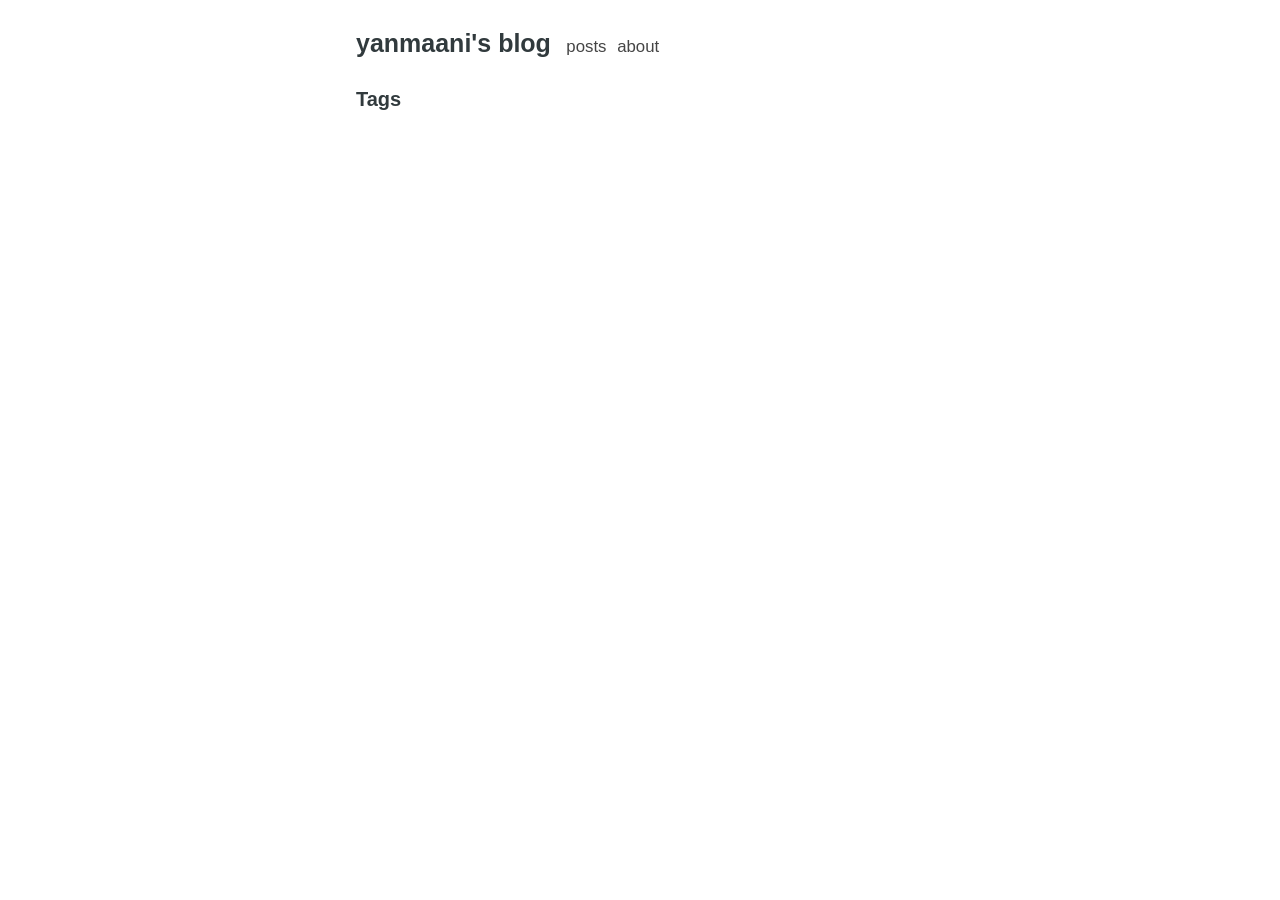
<file: tags/index.html>
<!DOCTYPE html>
<html><head>
    <meta charset="utf-8">
    <meta name="viewport" content="width=device-width, initial-scale=1.0">
    <meta name="description" content="Blog.">
    
    <link rel="shortcut icon" href="/favicon.ico">
    <link rel="alternate" type="application/rss+xml" href="/tags/index.xml" title="yanmaani's blog">
    
    <link rel="stylesheet" href="/css/style.min.css">

    <title>Tags</title>
</head>
<body><header id="banner">
    <h2><a href="/">yanmaani&#39;s blog</a></h2>
    <nav>
        <ul>
            <li>
                <a href="/" title="posts">posts</a>
            </li><li>
                <a href="/about/" title="about">about</a>
            </li>
        </ul>
    </nav>
</header>
<main id="content">
<h3>Tags</h3>
<ul id="posts">
</ul>

        </main><footer id="footer">
    
</footer>
</body>
</html>
</file>
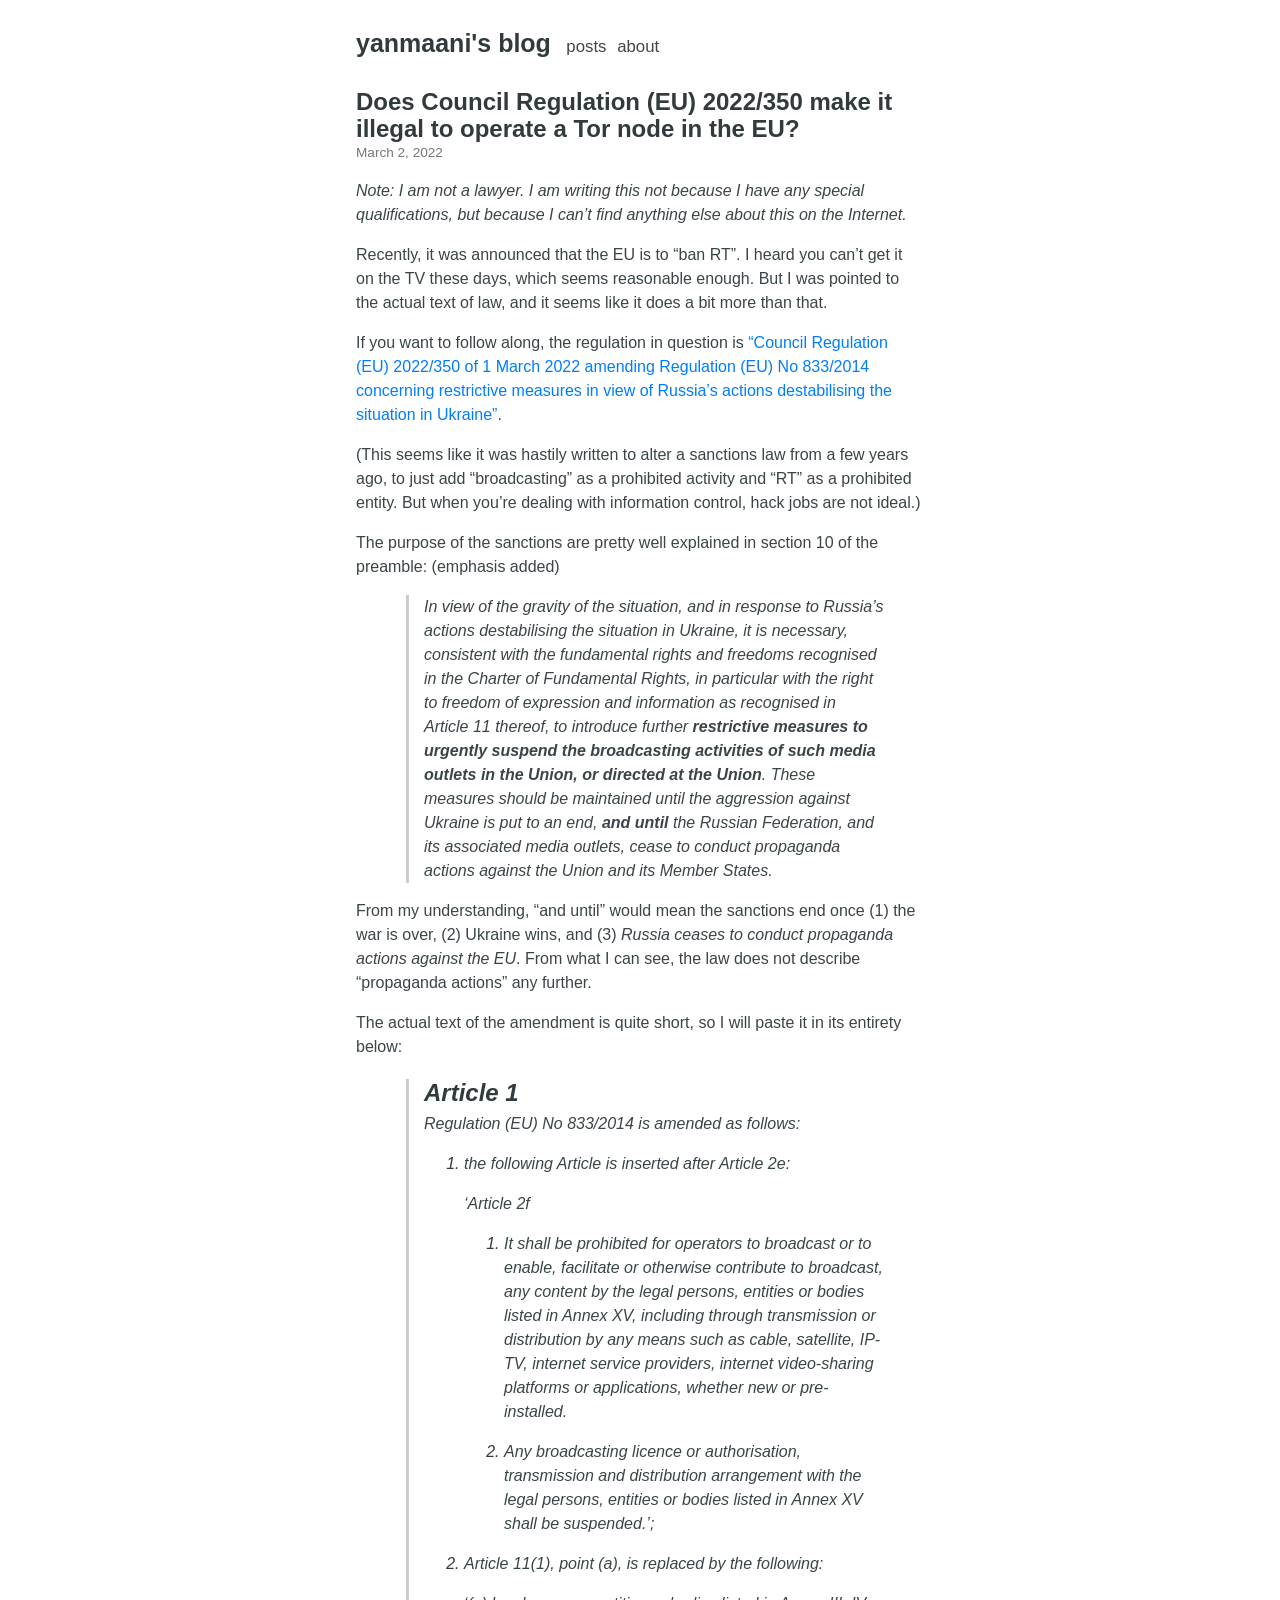
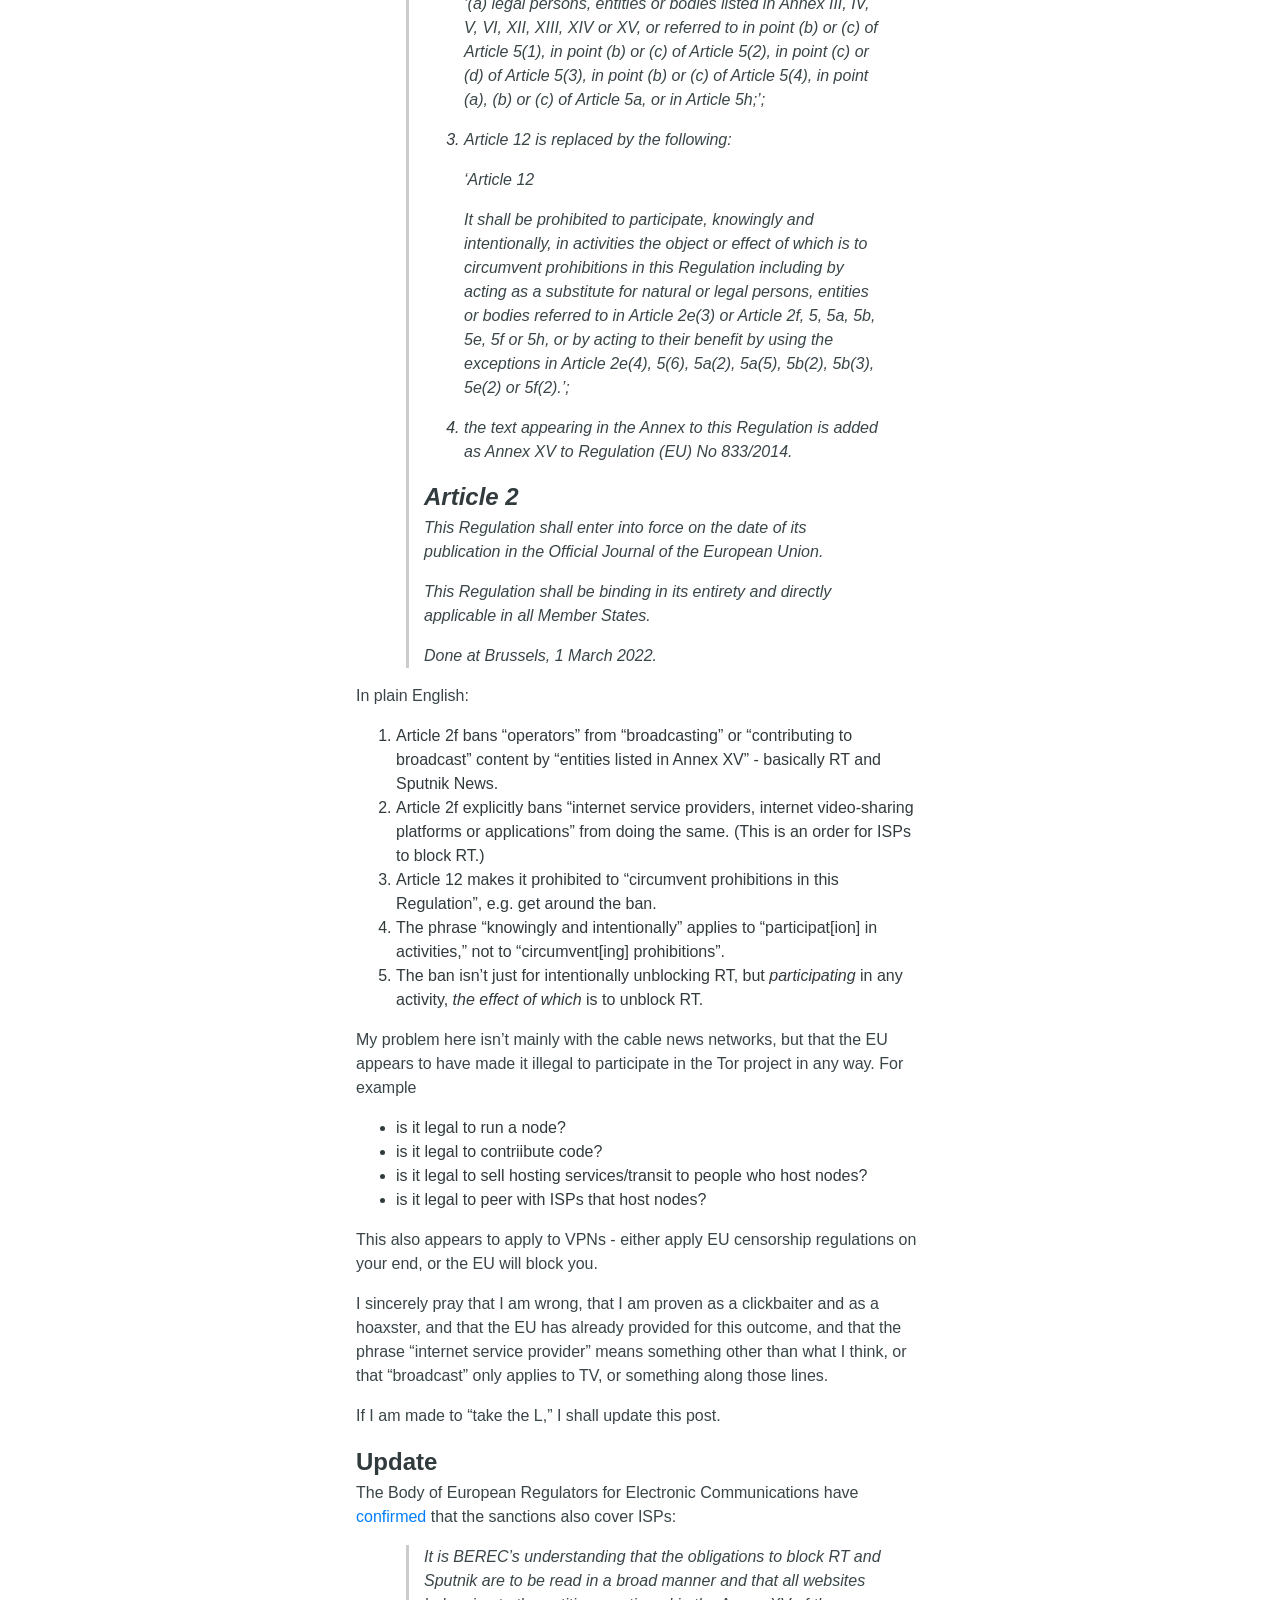
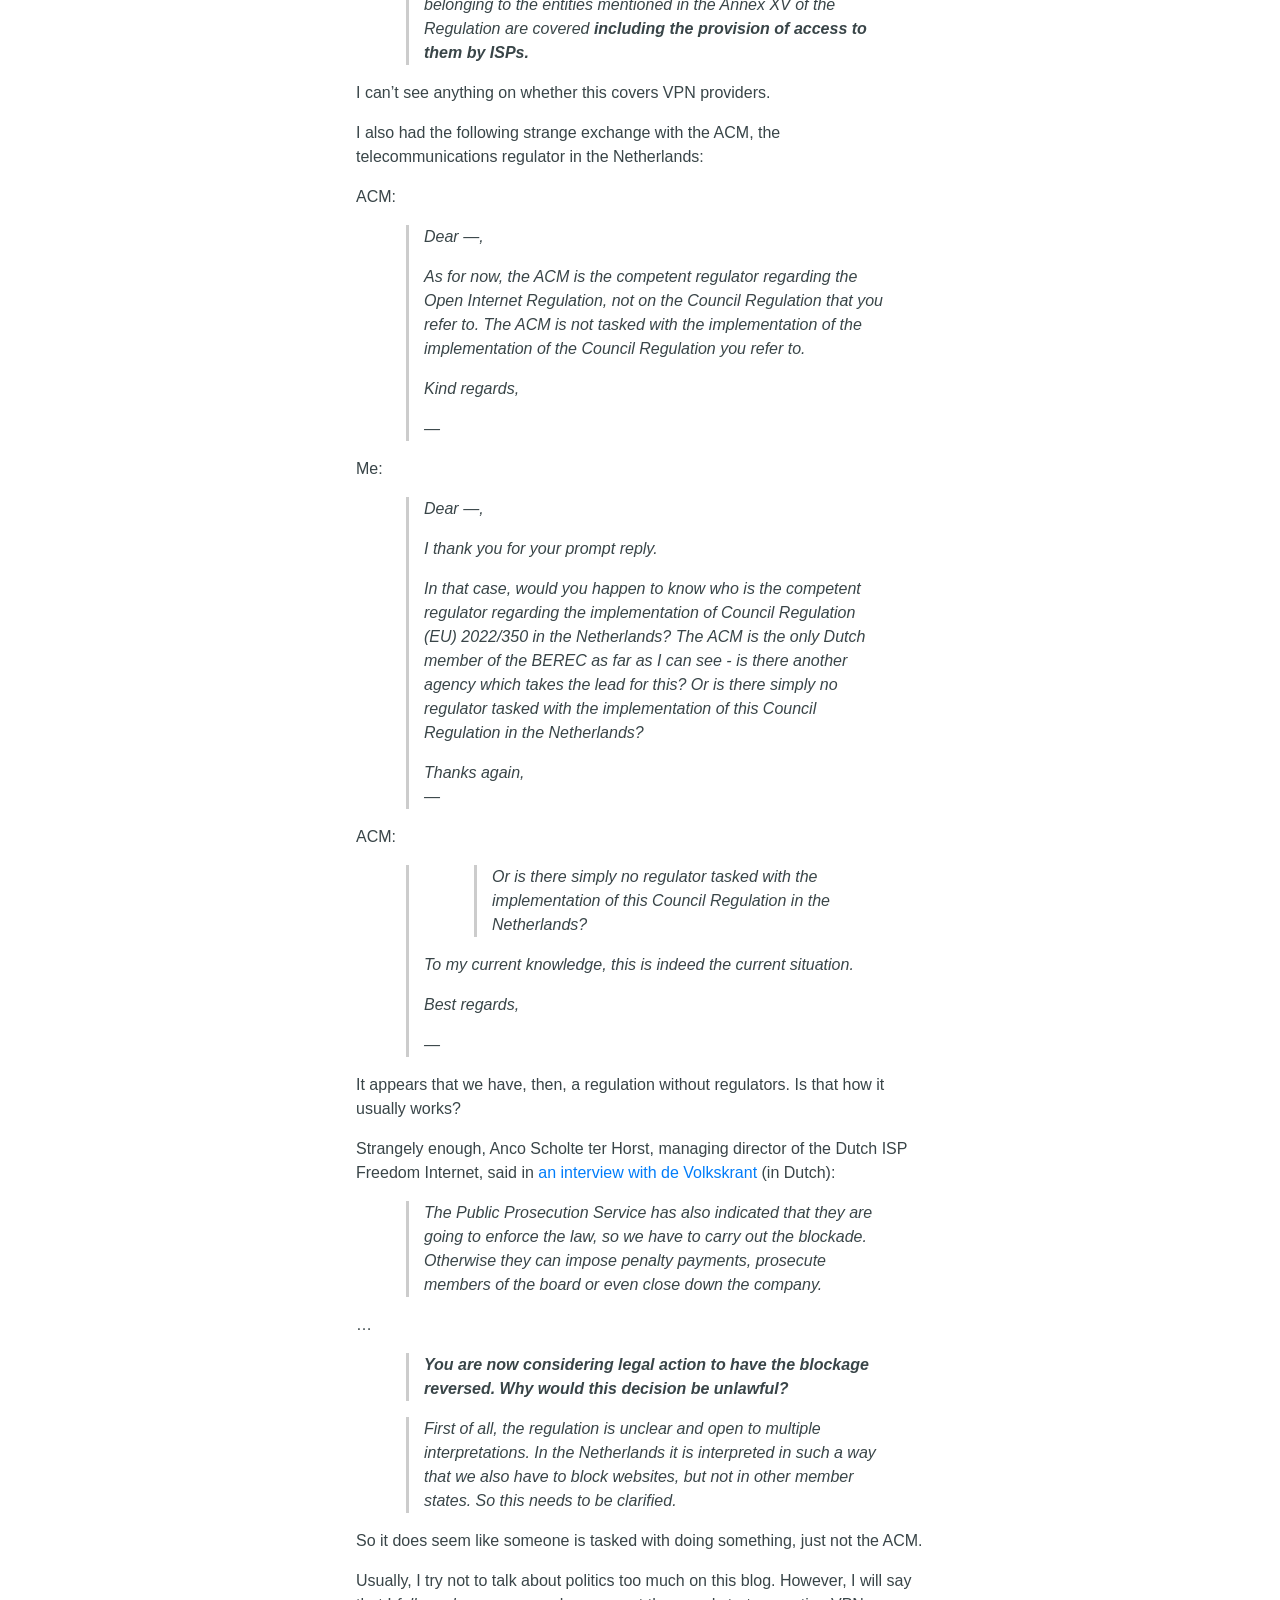
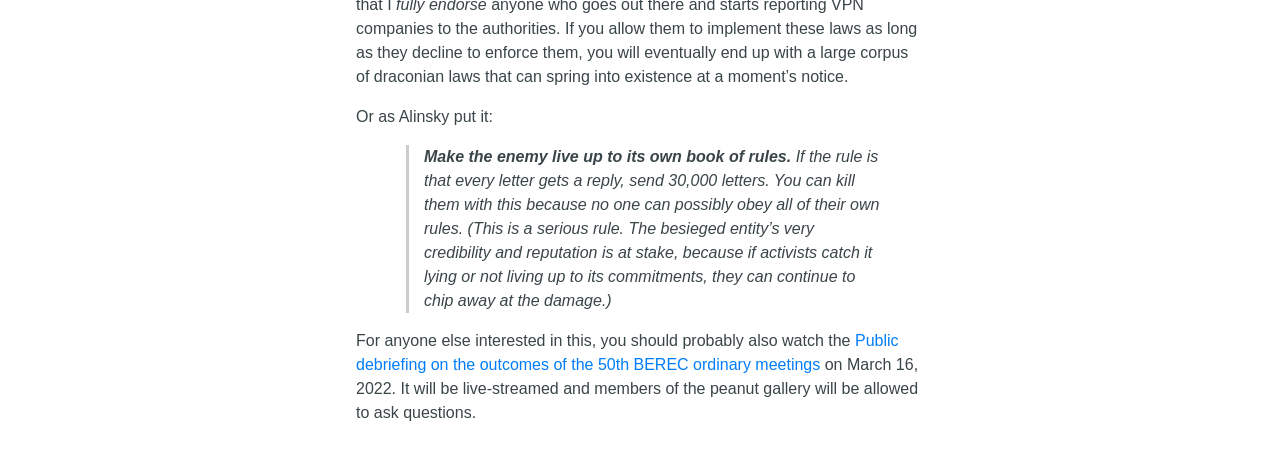
<file: does-council-regulation-eu-2022/350-make-it-illegal-to-operate-a-tor-node-in-the-eu/index.html>
<!DOCTYPE html>
<html><head>
    <meta charset="utf-8">
    <meta name="viewport" content="width=device-width, initial-scale=1.0">
    <meta name="description" content="Blog.">
    
    <link rel="shortcut icon" href="/favicon.ico">
    
    <link rel="stylesheet" href="/css/style.min.css">

    <title>Does Council Regulation (EU) 2022/350 make it illegal to operate a Tor node in the EU?</title>
</head>
<body><header id="banner">
    <h2><a href="/">yanmaani&#39;s blog</a></h2>
    <nav>
        <ul>
            <li>
                <a href="/" title="posts">posts</a>
            </li><li>
                <a href="/about/" title="about">about</a>
            </li>
        </ul>
    </nav>
</header>
<main id="content">
<article>
    <header id="post-header">
        <h1>Does Council Regulation (EU) 2022/350 make it illegal to operate a Tor node in the EU?</h1>
            <div>
                <time>March 2, 2022</time>
                </div>
    </header><p><em>Note: I am not a lawyer. I am writing this not because I have any special qualifications, but because I can’t find anything else about this on the Internet.</em></p>
<p>Recently, it was announced that the EU is to “ban RT”. I heard you can’t get it on the TV these days, which seems reasonable enough. But I was pointed to the actual text of law, and it seems like it does a bit more than that.</p>
<p>If you want to follow along, the regulation in question is <a href="https://eur-lex.europa.eu/legal-content/EN/TXT/?uri=CELEX%3A32022R0350">“Council Regulation (EU) 2022/350 of 1 March 2022 amending Regulation (EU) No 833/2014 concerning restrictive measures in view of Russia’s actions destabilising the situation in Ukraine”</a>.</p>
<p>(This seems like it was hastily written to alter a sanctions law from a few years ago, to just add “broadcasting” as a prohibited activity and “RT” as a prohibited entity. But when you’re dealing with information control, hack jobs are not ideal.)</p>
<p>The purpose of the sanctions are pretty well explained in section 10 of the preamble: (emphasis added)</p>
<blockquote>
<p>In view of the gravity of the situation, and in response to Russia’s actions destabilising the situation in Ukraine, it is necessary, consistent with the fundamental rights and freedoms recognised in the Charter of Fundamental Rights, in particular with the right to freedom of expression and information as recognised in Article 11 thereof, to introduce further <strong>restrictive measures to urgently suspend the broadcasting activities of such media outlets in the Union, or directed at the Union</strong>. These measures should be maintained until the aggression against Ukraine is put to an end, <strong>and until</strong> the Russian Federation, and its associated media outlets, cease to conduct propaganda actions against the Union and its Member States.</p>
</blockquote>
<p>From my understanding, “and until” would mean the sanctions end once (1) the war is over, (2) Ukraine wins, and (3) <em>Russia ceases to conduct propaganda actions against the EU</em>. From what I can see, the law does not describe “propaganda actions” any further.</p>
<p>The actual text of the amendment is quite short, so I will paste it in its entirety below:</p>
<blockquote>
<h2 id="article-1">Article 1</h2>
<p>Regulation (EU) No 833/2014 is amended as follows:</p>
<ol type="1">
<li><p>the following Article is inserted after Article 2e:</p>
<p>‘Article 2f</p>
<ol type="1">
<li><p>It shall be prohibited for operators to broadcast or to enable, facilitate or otherwise contribute to broadcast, any content by the legal persons, entities or bodies listed in Annex XV, including through transmission or distribution by any means such as cable, satellite, IP-TV, internet service providers, internet video-sharing platforms or applications, whether new or pre-installed.</p></li>
<li><p>Any broadcasting licence or authorisation, transmission and distribution arrangement with the legal persons, entities or bodies listed in Annex XV shall be suspended.’;</p></li>
</ol></li>
<li><p>Article 11(1), point (a), is replaced by the following:</p>
<p>‘(a) legal persons, entities or bodies listed in Annex III, IV, V, VI, XII, XIII, XIV or XV, or referred to in point (b) or (c) of Article 5(1), in point (b) or (c) of Article 5(2), in point (c) or (d) of Article 5(3), in point (b) or (c) of Article 5(4), in point (a), (b) or (c) of Article 5a, or in Article 5h;’;</p></li>
<li><p>Article 12 is replaced by the following:</p>
<p>‘Article 12</p>
<p>It shall be prohibited to participate, knowingly and intentionally, in activities the object or effect of which is to circumvent prohibitions in this Regulation including by acting as a substitute for natural or legal persons, entities or bodies referred to in Article 2e(3) or Article 2f, 5, 5a, 5b, 5e, 5f or 5h, or by acting to their benefit by using the exceptions in Article 2e(4), 5(6), 5a(2), 5a(5), 5b(2), 5b(3), 5e(2) or 5f(2).’;</p></li>
<li><p>the text appearing in the Annex to this Regulation is added as Annex XV to Regulation (EU) No 833/2014.</p></li>
</ol>
<h2 id="article-2">Article 2</h2>
<p>This Regulation shall enter into force on the date of its publication in the Official Journal of the European Union.</p>
<p>This Regulation shall be binding in its entirety and directly applicable in all Member States.</p>
<p>Done at Brussels, 1 March 2022.</p>
</blockquote>
<p>In plain English:</p>
<ol type="1">
<li>Article 2f bans “operators” from “broadcasting” or “contributing to broadcast” content by “entities listed in Annex XV” - basically RT and Sputnik News.</li>
<li>Article 2f explicitly bans “internet service providers, internet video-sharing platforms or applications” from doing the same. (This is an order for ISPs to block RT.)</li>
<li>Article 12 makes it prohibited to “circumvent prohibitions in this Regulation”, e.g. get around the ban.</li>
<li>The phrase “knowingly and intentionally” applies to “participat[ion] in activities,” not to “circumvent[ing] prohibitions”.</li>
<li>The ban isn’t just for intentionally unblocking RT, but <em>participating</em> in any activity, <em>the effect of which</em> is to unblock RT.</li>
</ol>
<p>My problem here isn’t mainly with the cable news networks, but that the EU appears to have made it illegal to participate in the Tor project in any way. For example</p>
<ul>
<li>is it legal to run a node?</li>
<li>is it legal to contriibute code?</li>
<li>is it legal to sell hosting services/transit to people who host nodes?</li>
<li>is it legal to peer with ISPs that host nodes?</li>
</ul>
<p>This also appears to apply to VPNs - either apply EU censorship regulations on your end, or the EU will block you.</p>
<p>I sincerely pray that I am wrong, that I am proven as a clickbaiter and as a hoaxster, and that the EU has already provided for this outcome, and that the phrase “internet service provider” means something other than what I think, or that “broadcast” only applies to TV, or something along those lines.</p>
<p>If I am made to “take the L,” I shall update this post.</p>
<h2 id="update">Update</h2>
<p>The Body of European Regulators for Electronic Communications have <a href="https://berec.europa.eu/eng/news_and_publications/whats_new/9340-berec-supports-isps-in-implementing-the-eu-sanctions-to-block-rt-and-sputnik">confirmed</a> that the sanctions also cover ISPs:</p>
<blockquote>
<p>It is BEREC’s understanding that the obligations to block RT and Sputnik are to be read in a broad manner and that all websites belonging to the entities mentioned in the Annex XV of the Regulation are covered <strong>including the provision of access to them by ISPs.</strong></p>
</blockquote>
<p>I can’t see anything on whether this covers VPN providers.</p>
<p>I also had the following strange exchange with the ACM, the telecommunications regulator in the Netherlands:</p>
<p>ACM:</p>
<blockquote>
<p>Dear —,</p>
<p>As for now, the ACM is the competent regulator regarding the Open Internet Regulation, not on the Council Regulation that you refer to. The ACM is not tasked with the implementation of the implementation of the Council Regulation you refer to.</p>
<p>Kind regards,</p>
<p>—</p>
</blockquote>
<p>Me:</p>
<blockquote>
<p>Dear —,</p>
<p>I thank you for your prompt reply.</p>
<p>In that case, would you happen to know who is the competent regulator regarding the implementation of Council Regulation (EU) 2022/350 in the Netherlands? The ACM is the only Dutch member of the BEREC as far as I can see - is there another agency which takes the lead for this? Or is there simply no regulator tasked with the implementation of this Council Regulation in the Netherlands?</p>
<p>Thanks again,<br />
—</p>
</blockquote>
<p>ACM:</p>
<blockquote>
<blockquote>
<p>Or is there simply no regulator tasked with the implementation of this Council Regulation in the Netherlands?</p>
</blockquote>
<p>To my current knowledge, this is indeed the current situation.</p>
<p>Best regards,</p>
<p>—</p>
</blockquote>
<p>It appears that we have, then, a regulation without regulators. Is that how it usually works?</p>
<p>Strangely enough, Anco Scholte ter Horst, managing director of the Dutch ISP Freedom Internet, said in <a href="https://www.volkskrant.nl/nieuws-achtergrond/als-we-het-normaal-gaan-vinden-dat-de-eu-media-kunnen-blokkeren-kan-dat-grote-gevolgen-hebben~bf3a9c94/">an interview with de Volkskrant</a> (in Dutch):</p>
<blockquote>
<p>The Public Prosecution Service has also indicated that they are going to enforce the law, so we have to carry out the blockade. Otherwise they can impose penalty payments, prosecute members of the board or even close down the company.</p>
</blockquote>
<p>…</p>
<blockquote>
<p><strong>You are now considering legal action to have the blockage reversed. Why would this decision be unlawful?</strong></p>
</blockquote>
<blockquote>
<p>First of all, the regulation is unclear and open to multiple interpretations. In the Netherlands it is interpreted in such a way that we also have to block websites, but not in other member states. So this needs to be clarified.</p>
</blockquote>
<p>So it does seem like someone is tasked with doing something, just not the ACM.</p>
<p>Usually, I try not to talk about politics too much on this blog. However, I will say that I <em>fully endorse</em> anyone who goes out there and starts reporting VPN companies to the authorities. If you allow them to implement these laws as long as they decline to enforce them, you will eventually end up with a large corpus of draconian laws that can spring into existence at a moment’s notice.</p>
<p>Or as Alinsky put it:</p>
<blockquote>
<p><strong>Make the enemy live up to its own book of rules.</strong> If the rule is that every letter gets a reply, send 30,000 letters. You can kill them with this because no one can possibly obey all of their own rules. (This is a serious rule. The besieged entity’s very credibility and reputation is at stake, because if activists catch it lying or not living up to its commitments, they can continue to chip away at the damage.)</p>
</blockquote>
<p>For anyone else interested in this, you should probably also watch the <a href="https://berec.europa.eu/eng/events/berec_events_2022_/291-public-debriefing-on-the-outcomes-of-the-50th-berec-ordinary-meetings">Public debriefing on the outcomes of the 50th BEREC ordinary meetings</a> on March 16, 2022. It will be live-streamed and members of the peanut gallery will be allowed to ask questions.</p>
</article>

        </main><footer id="footer">
    
</footer>
</body>
</html>
</file>
<file: css/style.min.css>
*,*:before,*:after{box-sizing:border-box}html{font-size:62.5%}body{font-size:16px;font-size:1.6rem;font-family:-apple-system,BlinkMacSystemFont,segoe ui,Helvetica,Arial,sans-serif,apple color emoji,segoe ui emoji,segoe ui symbol;color:#313a3d;width:100%;margin:0 auto;padding:0 16px;line-height:1.6}header#banner{margin:25px 0}header#banner a{color:#313a3d;text-decoration:none}header#banner a:hover{text-decoration:underline}header#banner h2{display:inline;font-size:21px;font-size:2.1rem;margin:0 8px 0 0}header#banner nav{display:inline-block}header#banner nav ul{list-style-type:none;font-size:1.05em;text-transform:lowercase;margin:0;padding:0}header#banner nav ul li{display:inline;margin:0 3px}header#banner nav ul li a{color:#454545}main#content a{color:#007dfa;text-decoration:none}main#content a:hover{text-decoration:underline}main#content h1,main#content h2,main#content h3,main#content h4,main#content h5,main#content h6{margin-bottom:0;line-height:1.15}main#content h3{font-size:19px;font-size:1.9rem}main#content h1+p,main#content h2+p,main#content h3+p,main#content h4+p,main#content h5+p,main#content h6+p{margin-top:5px}main#content p{color:#394548;margin:16px 0}main#content hr{height:1px;border:0;background:#d8d8d8}main#content ul#posts{list-style-type:none;font-size:16px;font-size:1.6rem;margin-top:0;padding:0}main#content ul#posts li{margin:5px 0;padding:0}main#content ul#posts small{font-size:.8em;color:#767676;margin-left:10px}main#content ul#posts li a{text-decoration:none}main#content ul#posts li a:hover{color:#369aff}main#content ul#posts li a:hover small{color:inherit}main#content header#post-header h1{display:block;font-size:23px;font-size:2.3rem;font-weight:600;line-height:1.15}main#content header#post-header>div{display:block;font-size:.85em;color:#767676}main#content #toc{border:1px solid #b1b1b1;border-radius:1px;line-height:26px;margin:16px 0;padding:9px 14px}main#content #toc h4{font-size:1.06em;color:#3d3d3d;margin:0}main#content #toc nav#TableOfContents{margin-top:4px}main#content #toc nav#TableOfContents>ul,main#content #toc nav#TableOfContents>ol{margin-left:-40px}main#content #toc ul,main#content #toc ol{font-size:.98em;margin:0;padding:0 0 0 40px}main#content #toc ul{list-style-type:none}main#content #toc ol{counter-reset:item}main#content #toc ol li{display:block}main#content #toc ol li:before{content:counters(item,".")". ";counter-increment:item}main#content img{max-width:100%;margin:0 auto}main#content figure{margin:16px 0}main#content figure img{display:block;max-width:100%;margin:0 auto}main#content figure figcaption{font-size:.92em;font-style:italic;line-height:22px;text-align:center;margin-top:6px;padding:0 10px}main#content figure figcaption h4{font-style:normal;display:inline;margin:0}main#content figure figcaption p{display:inline;margin:0;padding-left:8px}main#content blockquote{font-style:italic;margin-top:10px;margin-bottom:10px;margin-left:50px;padding-left:15px;border-left:3px solid #ccc}main#content code,main#content pre{font-family:menlo,monospace}main#content code{font-size:.96em;padding:0 5px}main#content pre{display:block;overflow-x:auto;font-size:14px;font-size:1.4rem;white-space:pre;margin:20px 0;padding:1.5rem;line-height:1.4}main#content pre code{padding:0}main#content section.footnotes{font-size:.9em}footer#footer{font-size:14px;font-size:1.4rem;font-weight:300;color:#949494;margin:40px 0}@media(min-width:770px){body{width:600px;line-height:1.5}main#content hr{width:108%;margin-left:-3.8%}header#banner h2{font-size:25px;font-size:2.5rem}main#content h3{font-size:20px;font-size:2rem}main#content ul#posts{font-size:18px;font-size:1.8rem}main#content header#post-header h1{font-size:24px;font-size:2.4rem}main#content img{max-width:108%;margin-left:-3.8%}main#content figure{margin-left:-3.8%}main#content figure img{max-width:108%}main#content pre{width:108%;margin-left:-3.8%;padding:1.5rem 2.2rem}}.chroma{color:#f8f8f2;background-color:#272822}.chroma .err{color:#960050;background-color:#1e0010}.chroma .lntd{vertical-align:top;padding:0;margin:0;border:0}.chroma .lntable{border-spacing:0;padding:0;margin:0;border:0;width:auto;overflow:auto;display:block}.chroma .hl{display:block;width:100%;background-color:#ffc}.chroma .lnt{margin-right:.4em;padding:0 .4em;color:#7f7f7f}.chroma .ln{margin-right:.4em;padding:0 .4em;color:#7f7f7f}.chroma .k{color:#66d9ef}.chroma .kc{color:#66d9ef}.chroma .kd{color:#66d9ef}.chroma .kn{color:#f92672}.chroma .kp{color:#66d9ef}.chroma .kr{color:#66d9ef}.chroma .kt{color:#66d9ef}.chroma .na{color:#a6e22e}.chroma .nc{color:#a6e22e}.chroma .no{color:#66d9ef}.chroma .nd{color:#a6e22e}.chroma .ne{color:#a6e22e}.chroma .nf{color:#a6e22e}.chroma .nx{color:#a6e22e}.chroma .nt{color:#f92672}.chroma .l{color:#ae81ff}.chroma .ld{color:#e6db74}.chroma .s{color:#e6db74}.chroma .sa{color:#e6db74}.chroma .sb{color:#e6db74}.chroma .sc{color:#e6db74}.chroma .dl{color:#e6db74}.chroma .sd{color:#e6db74}.chroma .s2{color:#e6db74}.chroma .se{color:#ae81ff}.chroma .sh{color:#e6db74}.chroma .si{color:#e6db74}.chroma .sx{color:#e6db74}.chroma .sr{color:#e6db74}.chroma .s1{color:#e6db74}.chroma .ss{color:#e6db74}.chroma .m{color:#ae81ff}.chroma .mb{color:#ae81ff}.chroma .mf{color:#ae81ff}.chroma .mh{color:#ae81ff}.chroma .mi{color:#ae81ff}.chroma .il{color:#ae81ff}.chroma .mo{color:#ae81ff}.chroma .o{color:#f92672}.chroma .ow{color:#f92672}.chroma .c{color:#75715e}.chroma .ch{color:#75715e}.chroma .cm{color:#75715e}.chroma .c1{color:#75715e}.chroma .cs{color:#75715e}.chroma .cp{color:#75715e}.chroma .cpf{color:#75715e}.chroma .gd{color:#f92672}.chroma .ge{font-style:italic}.chroma .gi{color:#a6e22e}.chroma .gs{font-weight:700}.chroma .gu{color:#75715e}
</file>
